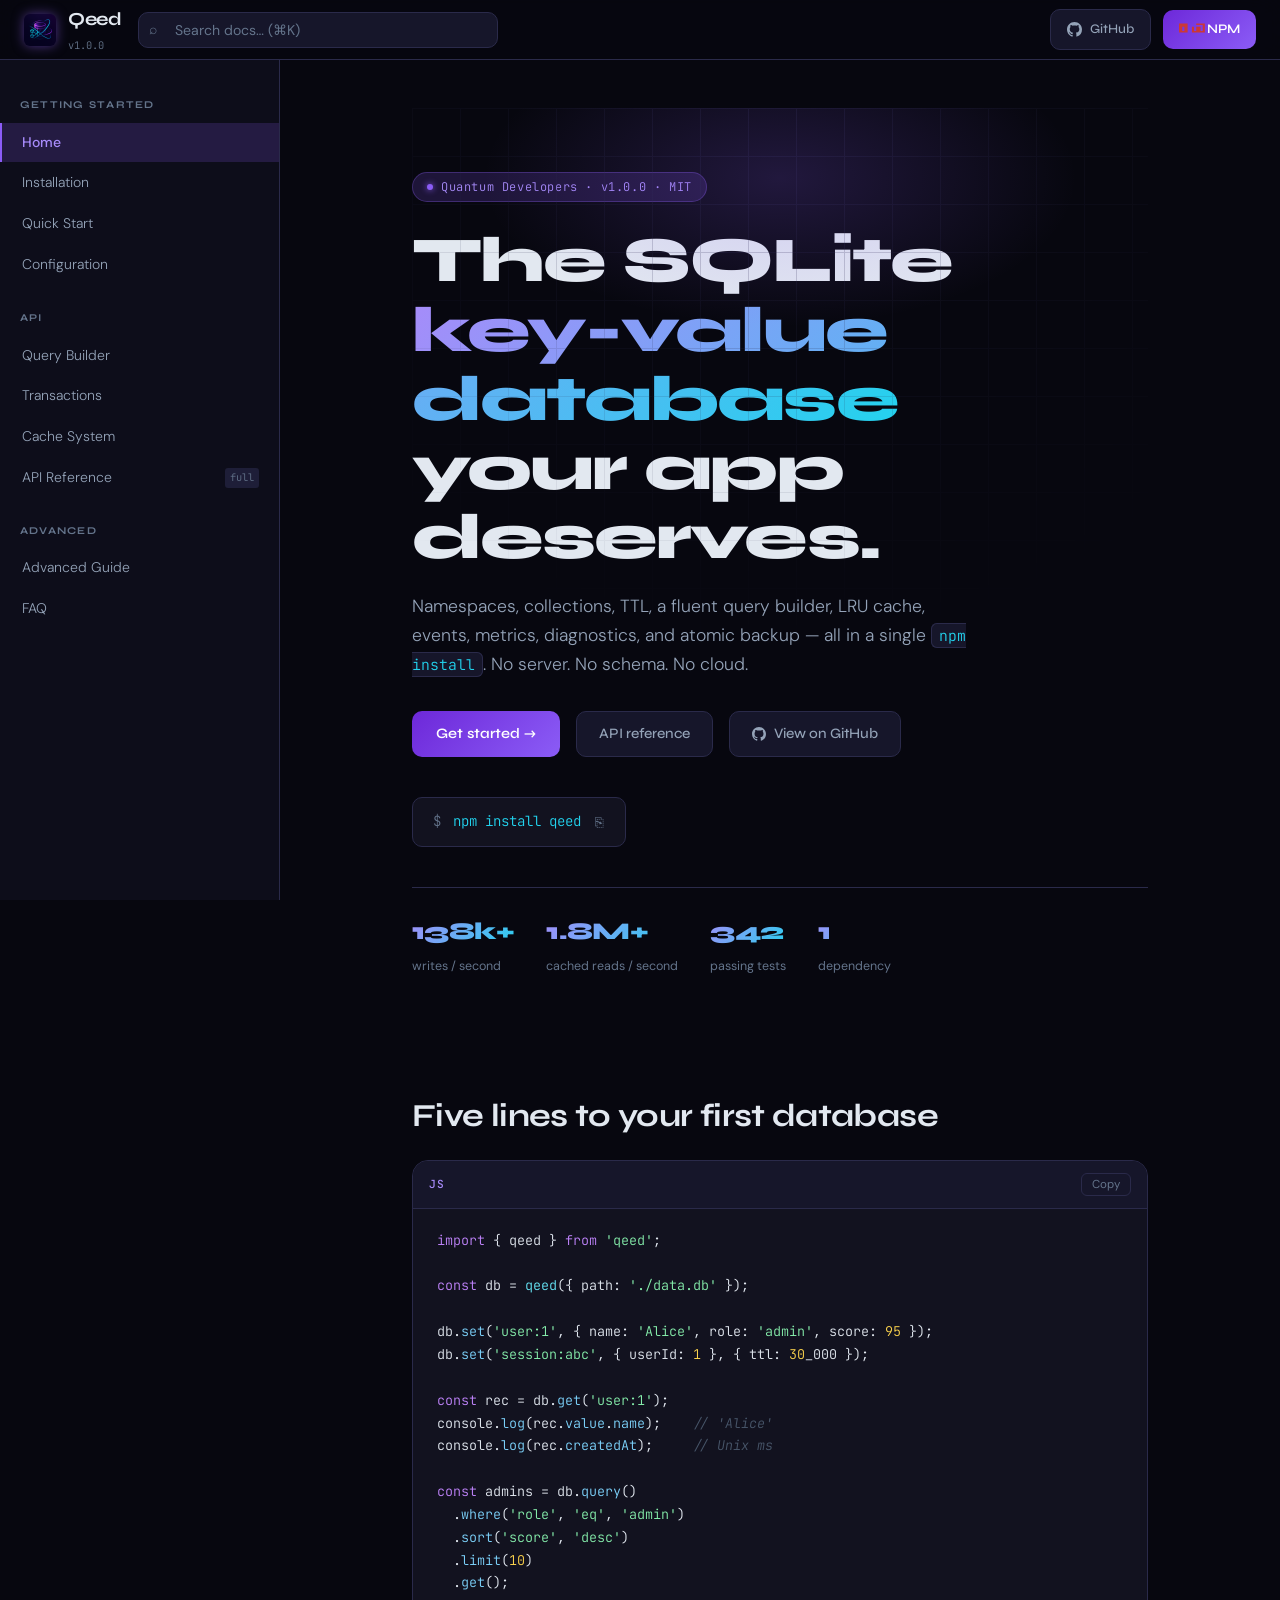
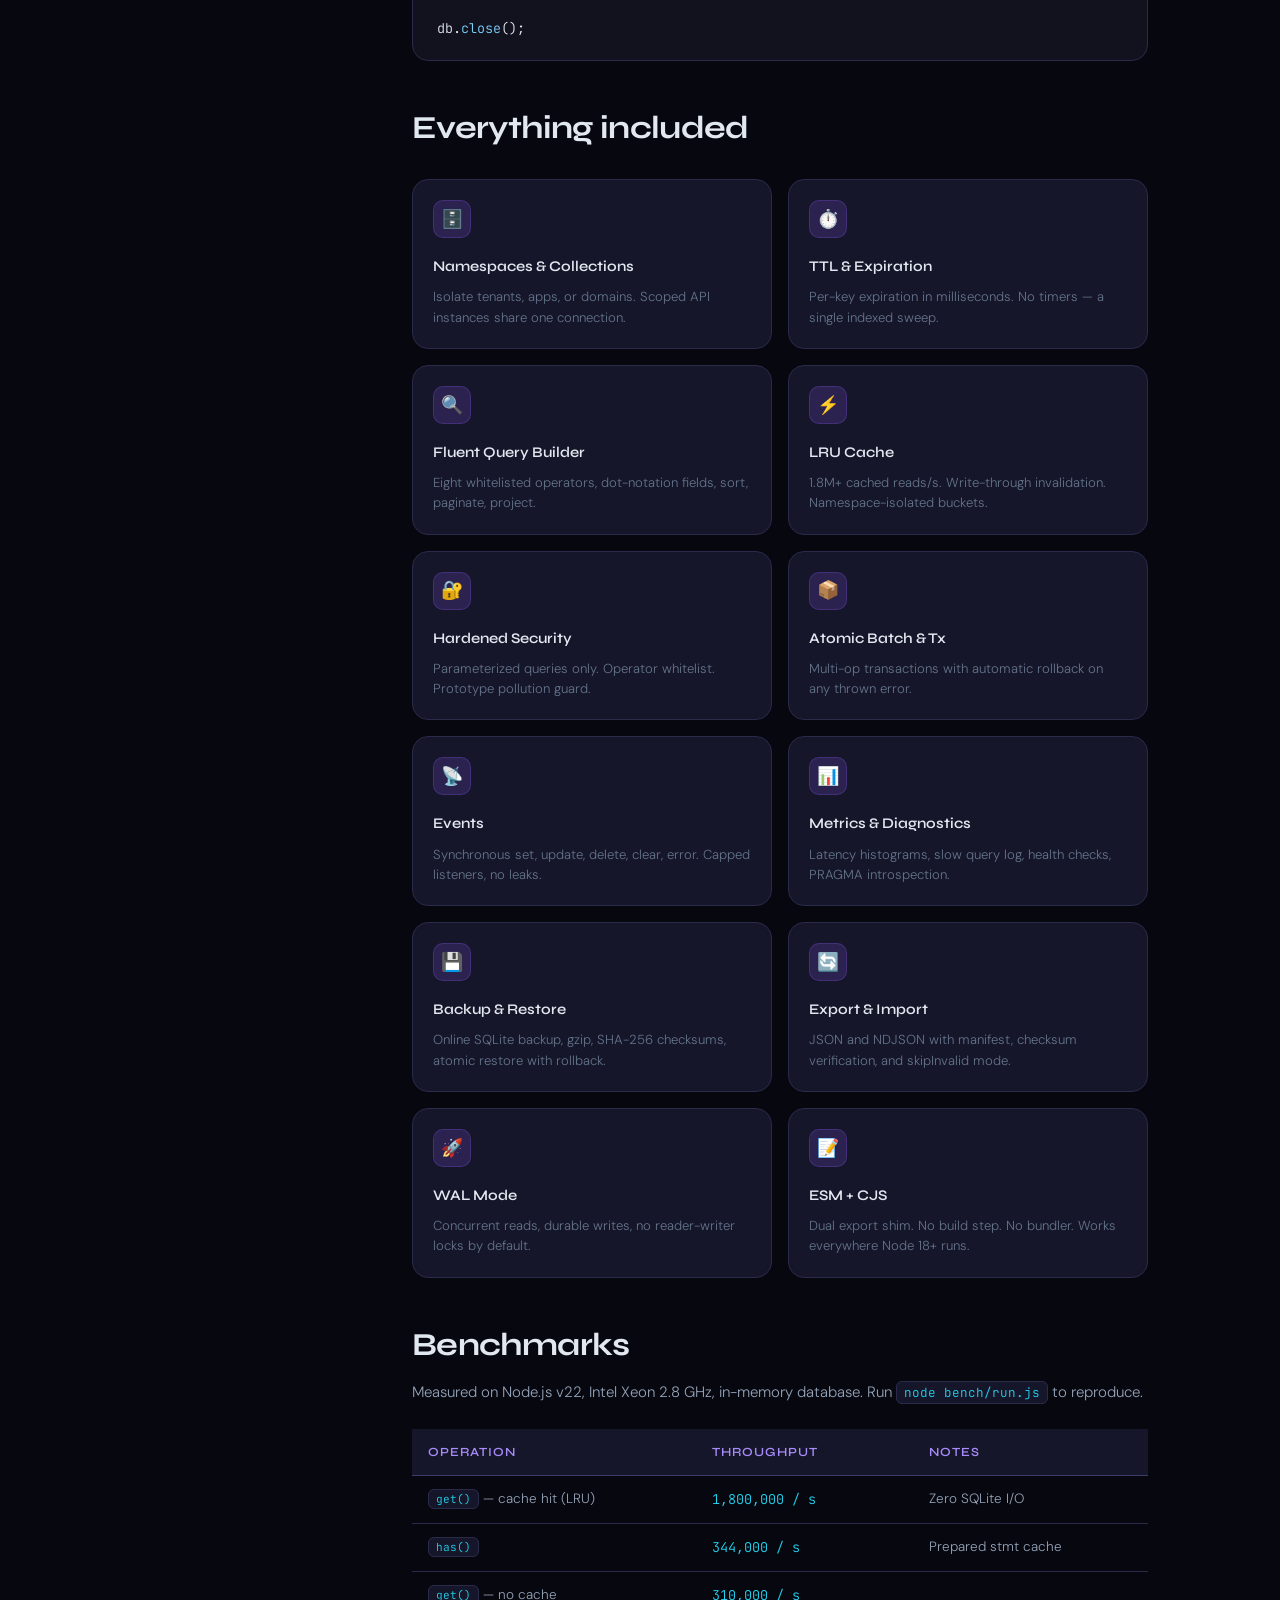
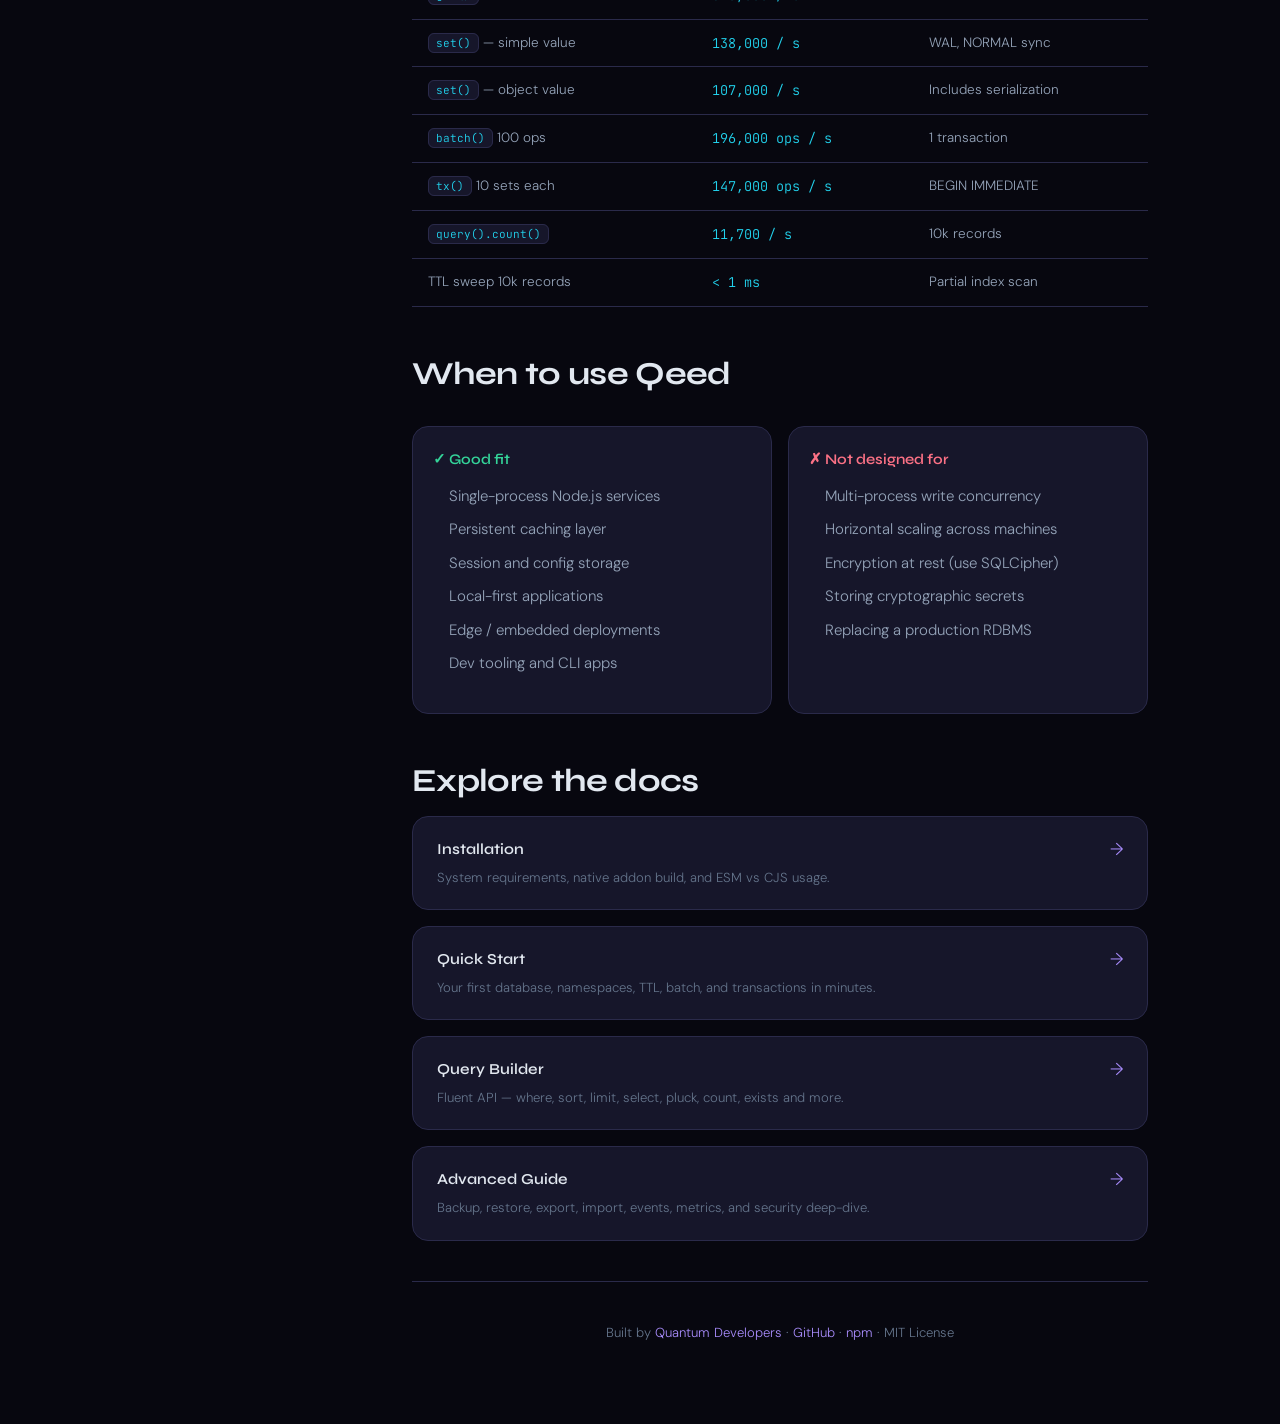
<file: index.html>
<!DOCTYPE html>
<html lang="en">
<head>
  <meta charset="UTF-8" />
  <meta name="viewport" content="width=device-width, initial-scale=1.0" />
  <meta name="description" content="Qeed — production-grade SQLite key-value database for Node.js. Namespaces, TTL, query builder, cache, events, backup. By Quantum Developers." />
  <title>Qeed — SQLite Key-Value Database for Node.js</title>
  <link rel="icon" type="image/svg+xml" href="favicon.svg" />
  <link rel="stylesheet" href="css/tokens.css" />
  <link rel="stylesheet" href="css/base.css" />
  <link rel="stylesheet" href="css/layout.css" />
  <link rel="stylesheet" href="css/components.css" />
</head>
<body>
  <div class="progress-bar"></div>

  <header class="header">
    <button class="header-menu-btn" aria-label="Open menu">☰</button>
    <a class="header-logo" href="index.html">
      <img class="header-logo-img" src="logo.png" alt="Qeed" />
      <div>
        <div class="header-logo-name">Qeed</div>
        <div class="header-logo-version">v1.0.0</div>
      </div>
    </a>
    <div class="header-search-wrap">
      <span class="header-search-icon">⌕</span>
      <input class="header-search" type="search" placeholder="Search docs… (⌘K)" autocomplete="off" spellcheck="false" />
      <div class="search-results"></div>
    </div>
    <nav class="header-actions">
      <a class="header-github" href="https://github.com/mr-na3san/qeed" target="_blank" rel="noopener">
        <svg width="15" height="15" viewBox="0 0 16 16" fill="currentColor"><path d="M8 0C3.58 0 0 3.58 0 8c0 3.54 2.29 6.53 5.47 7.59.4.07.55-.17.55-.38 0-.19-.01-.82-.01-1.49-2.01.37-2.53-.49-2.69-.94-.09-.23-.48-.94-.82-1.13-.28-.15-.68-.52-.01-.53.63-.01 1.08.58 1.23.82.72 1.21 1.87.87 2.33.66.07-.52.28-.87.51-1.07-1.78-.2-3.64-.89-3.64-3.95 0-.87.31-1.59.82-2.15-.08-.2-.36-1.02.08-2.12 0 0 .67-.21 2.2.82.64-.18 1.32-.27 2-.27.68 0 1.36.09 2 .27 1.53-1.04 2.2-.82 2.2-.82.44 1.1.16 1.92.08 2.12.51.56.82 1.27.82 2.15 0 3.07-1.87 3.75-3.65 3.95.29.25.54.73.54 1.48 0 1.07-.01 1.93-.01 2.2 0 .21.15.46.55.38A8.013 8.013 0 0016 8c0-4.42-3.58-8-8-8z"/></svg>
        GitHub
      </a>
      <a class="header-npm" href="https://npmjs.com/package/qeed" target="_blank" rel="noopener"><svg width="28" height="10" viewBox="0 0 780 250" fill="#cb3837" xmlns="http://www.w3.org/2000/svg"><path d="M240 250V0H0v250h240zm-150-40V90h60v120h-60zM300 0v250h240V90h-60v120h-60V90h-60v160H300zm420 0H480v250h240V0zm-60 210h-60V90h-60v120h-60V40h180v170z"/></svg>NPM</a>
    </nav>
  </header>

  <div class="shell">
    <nav class="sidebar">
      <div class="sidebar-section">
        <div class="sidebar-label">Getting Started</div>
        <a class="sidebar-link active" href="index.html">Home</a>
        <a class="sidebar-link" href="pages/installation.html">Installation</a>
        <a class="sidebar-link" href="pages/quickstart.html">Quick Start</a>
        <a class="sidebar-link" href="pages/configuration.html">Configuration</a>
      </div>
      <div class="sidebar-section">
        <div class="sidebar-label">API</div>
        <a class="sidebar-link" href="pages/query.html">Query Builder</a>
        <a class="sidebar-link" href="pages/transactions.html">Transactions</a>
        <a class="sidebar-link" href="pages/cache.html">Cache System</a>
        <a class="sidebar-link" href="pages/api.html">API Reference <span class="sidebar-badge">full</span></a>
      </div>
      <div class="sidebar-section">
        <div class="sidebar-label">Advanced</div>
        <a class="sidebar-link" href="pages/advanced.html">Advanced Guide</a>
        <a class="sidebar-link" href="pages/faq.html">FAQ</a>
      </div>
    </nav>
    <div class="sidebar-overlay"></div>

    <main class="main">
      <div class="content">

        <!-- Hero -->
        <section class="hero">
          <div class="hero-grid"></div>
          <div class="hero-glow"></div>
          <div class="hero-eyebrow">Quantum Developers · v1.0.0 · MIT</div>
          <h1 class="hero-title">
            The SQLite<br>
            <span class="grad">key-value database</span><br>
            your app deserves.
          </h1>
          <p class="hero-sub">
            Namespaces, collections, TTL, a fluent query builder, LRU cache, events,
            metrics, diagnostics, and atomic backup — all in a single
            <code>npm install</code>. No server. No schema. No cloud.
          </p>
          <div class="hero-actions">
            <a class="btn-primary" href="pages/quickstart.html">Get started →</a>
            <a class="btn-secondary" href="pages/api.html">API reference</a>
            <a class="btn-secondary" href="https://github.com/mr-na3san/qeed" target="_blank" rel="noopener">
              <svg width="14" height="14" viewBox="0 0 16 16" fill="currentColor" style="flex-shrink:0"><path d="M8 0C3.58 0 0 3.58 0 8c0 3.54 2.29 6.53 5.47 7.59.4.07.55-.17.55-.38 0-.19-.01-.82-.01-1.49-2.01.37-2.53-.49-2.69-.94-.09-.23-.48-.94-.82-1.13-.28-.15-.68-.52-.01-.53.63-.01 1.08.58 1.23.82.72 1.21 1.87.87 2.33.66.07-.52.28-.87.51-1.07-1.78-.2-3.64-.89-3.64-3.95 0-.87.31-1.59.82-2.15-.08-.2-.36-1.02.08-2.12 0 0 .67-.21 2.2.82.64-.18 1.32-.27 2-.27.68 0 1.36.09 2 .27 1.53-1.04 2.2-.82 2.2-.82.44 1.1.16 1.92.08 2.12.51.56.82 1.27.82 2.15 0 3.07-1.87 3.75-3.65 3.95.29.25.54.73.54 1.48 0 1.07-.01 1.93-.01 2.2 0 .21.15.46.55.38A8.013 8.013 0 0016 8c0-4.42-3.58-8-8-8z"/></svg>
              View on GitHub
            </a>
          </div>

          <div class="install-strip">
            <span class="prompt">$</span>
            <span class="cmd">npm install qeed</span>
            <button class="install-copy" title="Copy">⎘</button>
          </div>

          <div class="stats-row" style="margin-top:var(--sp-10)">
            <div class="stat-item"><span class="stat-value">138k+</span><span class="stat-label">writes / second</span></div>
            <div class="stat-item"><span class="stat-value">1.8M+</span><span class="stat-label">cached reads / second</span></div>
            <div class="stat-item"><span class="stat-value">342</span><span class="stat-label">passing tests</span></div>
            <div class="stat-item"><span class="stat-value">1</span><span class="stat-label">dependency</span></div>
          </div>
        </section>

        <!-- Quick example -->
        <h2 id="example">Five lines to your first database</h2>
        <div class="code-block">
          <div class="code-header">
            <span class="code-lang">js</span>
            <button class="copy-btn">Copy</button>
          </div>
          <pre><code data-lang="js">import { qeed } from 'qeed';

const db = qeed({ path: './data.db' });

db.set('user:1', { name: 'Alice', role: 'admin', score: 95 });
db.set('session:abc', { userId: 1 }, { ttl: 30_000 });

const rec = db.get('user:1');
console.log(rec.value.name);    // 'Alice'
console.log(rec.createdAt);     // Unix ms

const admins = db.query()
  .where('role', 'eq', 'admin')
  .sort('score', 'desc')
  .limit(10)
  .get();

db.close();</code></pre>
        </div>

        <!-- Features -->
        <h2 id="features">Everything included</h2>
        <div class="feature-grid">
          <div class="feature-card">
            <div class="feature-icon">🗄️</div>
            <div class="feature-name">Namespaces &amp; Collections</div>
            <div class="feature-desc">Isolate tenants, apps, or domains. Scoped API instances share one connection.</div>
          </div>
          <div class="feature-card">
            <div class="feature-icon">⏱️</div>
            <div class="feature-name">TTL &amp; Expiration</div>
            <div class="feature-desc">Per-key expiration in milliseconds. No timers — a single indexed sweep.</div>
          </div>
          <div class="feature-card">
            <div class="feature-icon">🔍</div>
            <div class="feature-name">Fluent Query Builder</div>
            <div class="feature-desc">Eight whitelisted operators, dot-notation fields, sort, paginate, project.</div>
          </div>
          <div class="feature-card">
            <div class="feature-icon">⚡</div>
            <div class="feature-name">LRU Cache</div>
            <div class="feature-desc">1.8M+ cached reads/s. Write-through invalidation. Namespace-isolated buckets.</div>
          </div>
          <div class="feature-card">
            <div class="feature-icon">🔐</div>
            <div class="feature-name">Hardened Security</div>
            <div class="feature-desc">Parameterized queries only. Operator whitelist. Prototype pollution guard.</div>
          </div>
          <div class="feature-card">
            <div class="feature-icon">📦</div>
            <div class="feature-name">Atomic Batch &amp; Tx</div>
            <div class="feature-desc">Multi-op transactions with automatic rollback on any thrown error.</div>
          </div>
          <div class="feature-card">
            <div class="feature-icon">📡</div>
            <div class="feature-name">Events</div>
            <div class="feature-desc">Synchronous set, update, delete, clear, error. Capped listeners, no leaks.</div>
          </div>
          <div class="feature-card">
            <div class="feature-icon">📊</div>
            <div class="feature-name">Metrics &amp; Diagnostics</div>
            <div class="feature-desc">Latency histograms, slow query log, health checks, PRAGMA introspection.</div>
          </div>
          <div class="feature-card">
            <div class="feature-icon">💾</div>
            <div class="feature-name">Backup &amp; Restore</div>
            <div class="feature-desc">Online SQLite backup, gzip, SHA-256 checksums, atomic restore with rollback.</div>
          </div>
          <div class="feature-card">
            <div class="feature-icon">🔄</div>
            <div class="feature-name">Export &amp; Import</div>
            <div class="feature-desc">JSON and NDJSON with manifest, checksum verification, and skipInvalid mode.</div>
          </div>
          <div class="feature-card">
            <div class="feature-icon">🚀</div>
            <div class="feature-name">WAL Mode</div>
            <div class="feature-desc">Concurrent reads, durable writes, no reader-writer locks by default.</div>
          </div>
          <div class="feature-card">
            <div class="feature-icon">📝</div>
            <div class="feature-name">ESM + CJS</div>
            <div class="feature-desc">Dual export shim. No build step. No bundler. Works everywhere Node 18+ runs.</div>
          </div>
        </div>

        <!-- Benchmarks -->
        <h2 id="benchmarks">Benchmarks</h2>
        <p>Measured on Node.js v22, Intel Xeon 2.8 GHz, in-memory database. Run <code>node bench/run.js</code> to reproduce.</p>

        <table>
          <thead>
            <tr><th>Operation</th><th>Throughput</th><th>Notes</th></tr>
          </thead>
          <tbody>
            <tr class="bench-row highlight"><td><code>get()</code> — cache hit (LRU)</td><td style="font-family:var(--font-mono);color:var(--col-cyan)">1,800,000 / s</td><td>Zero SQLite I/O</td></tr>
            <tr class="bench-row"><td><code>has()</code></td><td style="font-family:var(--font-mono);color:var(--col-cyan)">344,000 / s</td><td>Prepared stmt cache</td></tr>
            <tr class="bench-row"><td><code>get()</code> — no cache</td><td style="font-family:var(--font-mono);color:var(--col-cyan)">310,000 / s</td><td></td></tr>
            <tr class="bench-row"><td><code>set()</code> — simple value</td><td style="font-family:var(--font-mono);color:var(--col-cyan)">138,000 / s</td><td>WAL, NORMAL sync</td></tr>
            <tr class="bench-row"><td><code>set()</code> — object value</td><td style="font-family:var(--font-mono);color:var(--col-cyan)">107,000 / s</td><td>Includes serialization</td></tr>
            <tr class="bench-row"><td><code>batch()</code> 100 ops</td><td style="font-family:var(--font-mono);color:var(--col-cyan)">196,000 ops / s</td><td>1 transaction</td></tr>
            <tr class="bench-row"><td><code>tx()</code> 10 sets each</td><td style="font-family:var(--font-mono);color:var(--col-cyan)">147,000 ops / s</td><td>BEGIN IMMEDIATE</td></tr>
            <tr class="bench-row"><td><code>query().count()</code></td><td style="font-family:var(--font-mono);color:var(--col-cyan)">11,700 / s</td><td>10k records</td></tr>
            <tr class="bench-row"><td>TTL sweep 10k records</td><td style="font-family:var(--font-mono);color:var(--col-cyan)">&lt; 1 ms</td><td>Partial index scan</td></tr>
          </tbody>
        </table>

        <!-- What Qeed is not -->
        <h2 id="tradeoffs">When to use Qeed</h2>
        <div class="feature-grid" style="grid-template-columns:1fr 1fr;gap:var(--sp-4)">
          <div class="feature-card">
            <div class="feature-name" style="color:var(--col-emerald);margin-bottom:var(--sp-3)">✓ Good fit</div>
            <ul style="padding-left:var(--sp-4);list-style:none">
              <li style="margin-bottom:var(--sp-2);color:var(--col-text-2)">Single-process Node.js services</li>
              <li style="margin-bottom:var(--sp-2);color:var(--col-text-2)">Persistent caching layer</li>
              <li style="margin-bottom:var(--sp-2);color:var(--col-text-2)">Session and config storage</li>
              <li style="margin-bottom:var(--sp-2);color:var(--col-text-2)">Local-first applications</li>
              <li style="margin-bottom:var(--sp-2);color:var(--col-text-2)">Edge / embedded deployments</li>
              <li style="color:var(--col-text-2)">Dev tooling and CLI apps</li>
            </ul>
          </div>
          <div class="feature-card">
            <div class="feature-name" style="color:var(--col-rose);margin-bottom:var(--sp-3)">✗ Not designed for</div>
            <ul style="padding-left:var(--sp-4);list-style:none">
              <li style="margin-bottom:var(--sp-2);color:var(--col-text-2)">Multi-process write concurrency</li>
              <li style="margin-bottom:var(--sp-2);color:var(--col-text-2)">Horizontal scaling across machines</li>
              <li style="margin-bottom:var(--sp-2);color:var(--col-text-2)">Encryption at rest (use SQLCipher)</li>
              <li style="margin-bottom:var(--sp-2);color:var(--col-text-2)">Storing cryptographic secrets</li>
              <li style="color:var(--col-text-2)">Replacing a production RDBMS</li>
            </ul>
          </div>
        </div>

        <!-- Explore docs -->
        <h2 id="explore">Explore the docs</h2>
        <a class="doc-card" href="pages/installation.html">
          <span class="doc-card-arrow">→</span>
          <div class="doc-card-title">Installation</div>
          <div class="doc-card-desc">System requirements, native addon build, and ESM vs CJS usage.</div>
        </a>
        <a class="doc-card" href="pages/quickstart.html">
          <span class="doc-card-arrow">→</span>
          <div class="doc-card-title">Quick Start</div>
          <div class="doc-card-desc">Your first database, namespaces, TTL, batch, and transactions in minutes.</div>
        </a>
        <a class="doc-card" href="pages/query.html">
          <span class="doc-card-arrow">→</span>
          <div class="doc-card-title">Query Builder</div>
          <div class="doc-card-desc">Fluent API — where, sort, limit, select, pluck, count, exists and more.</div>
        </a>
        <a class="doc-card" href="pages/advanced.html">
          <span class="doc-card-arrow">→</span>
          <div class="doc-card-title">Advanced Guide</div>
          <div class="doc-card-desc">Backup, restore, export, import, events, metrics, and security deep-dive.</div>
        </a>

        <hr />
        <p style="text-align:center;font-size:0.82rem;color:var(--col-text-3)">
          Built by <a href="https://github.com/mr-na3san" target="_blank" rel="noopener">Quantum Developers</a> ·
          <a href="https://github.com/mr-na3san/qeed" target="_blank" rel="noopener">GitHub</a> ·
          <a href="https://npmjs.com/package/qeed" target="_blank" rel="noopener">npm</a> ·
          MIT License
        </p>
      </div>
    </main>
  </div>

  <script src="js/shell.js"></script>
  <script src="js/app.js"></script>
</body>
</html>
</file>
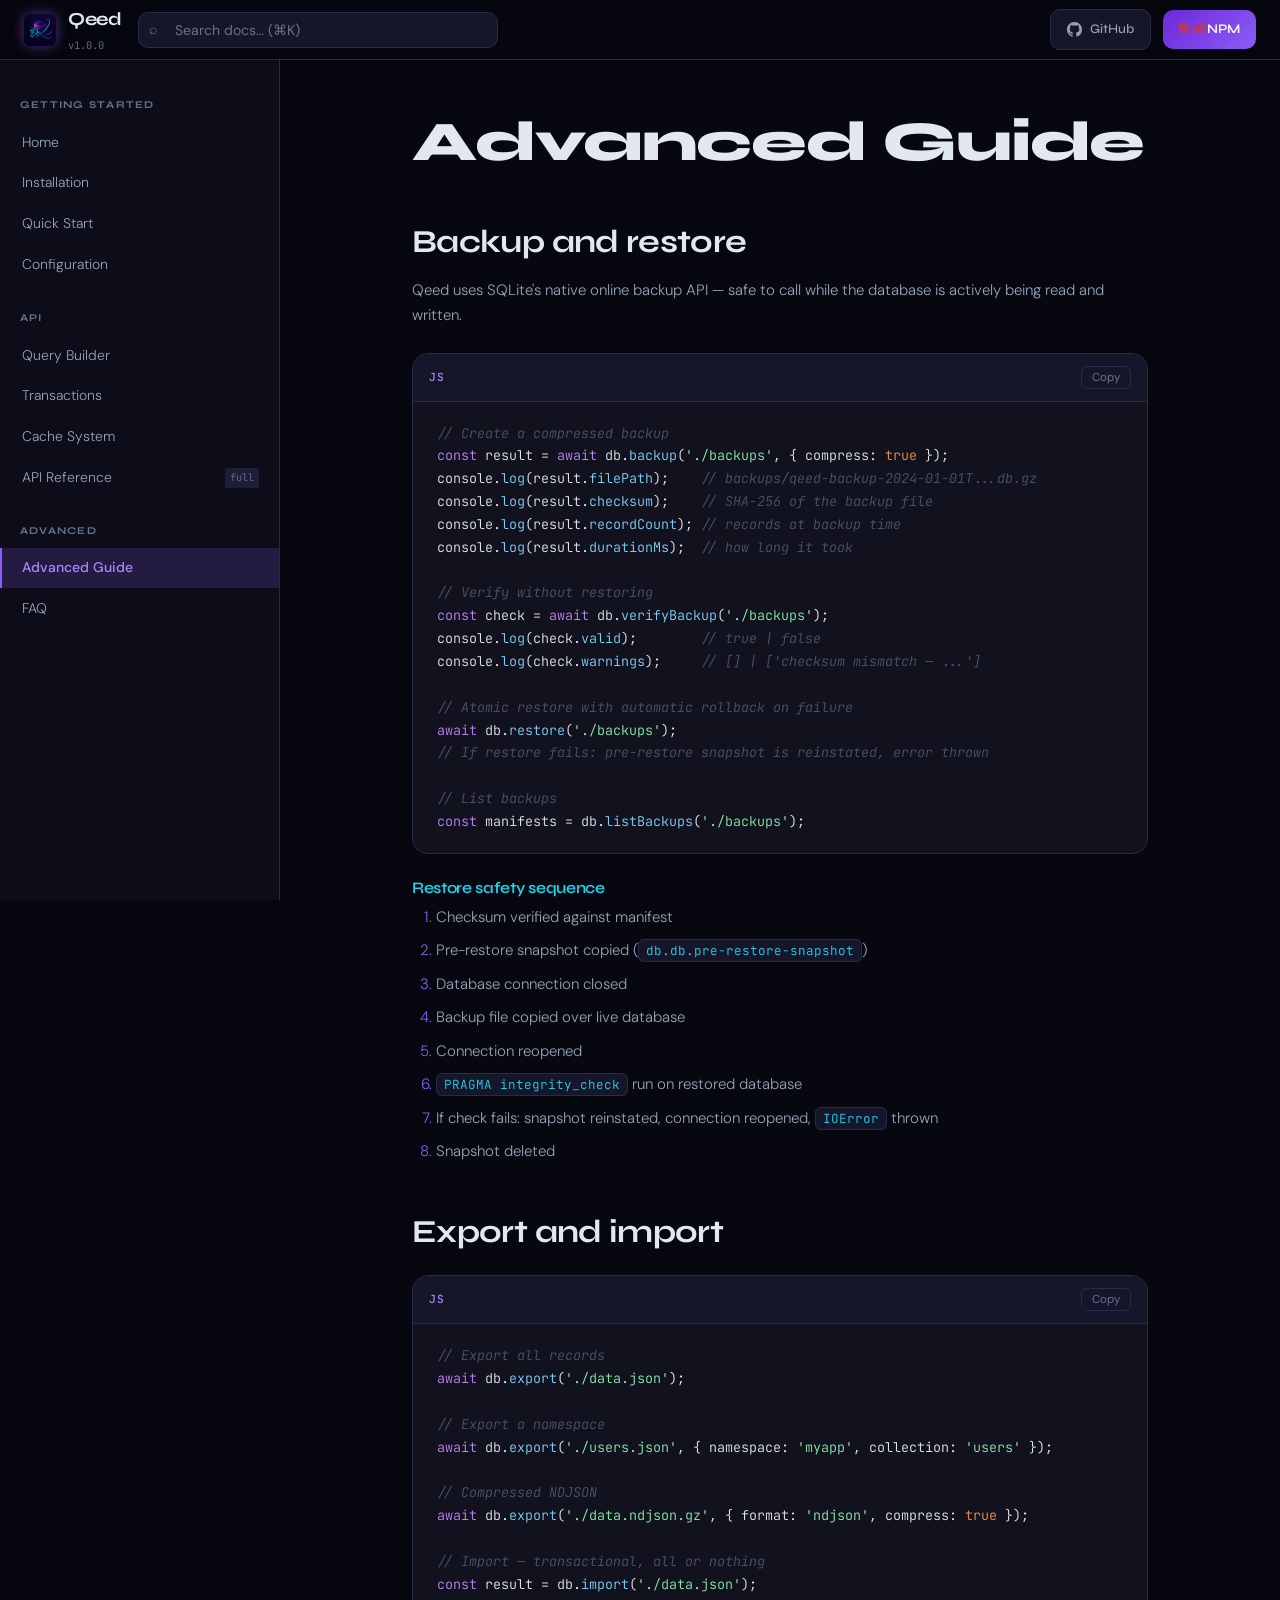
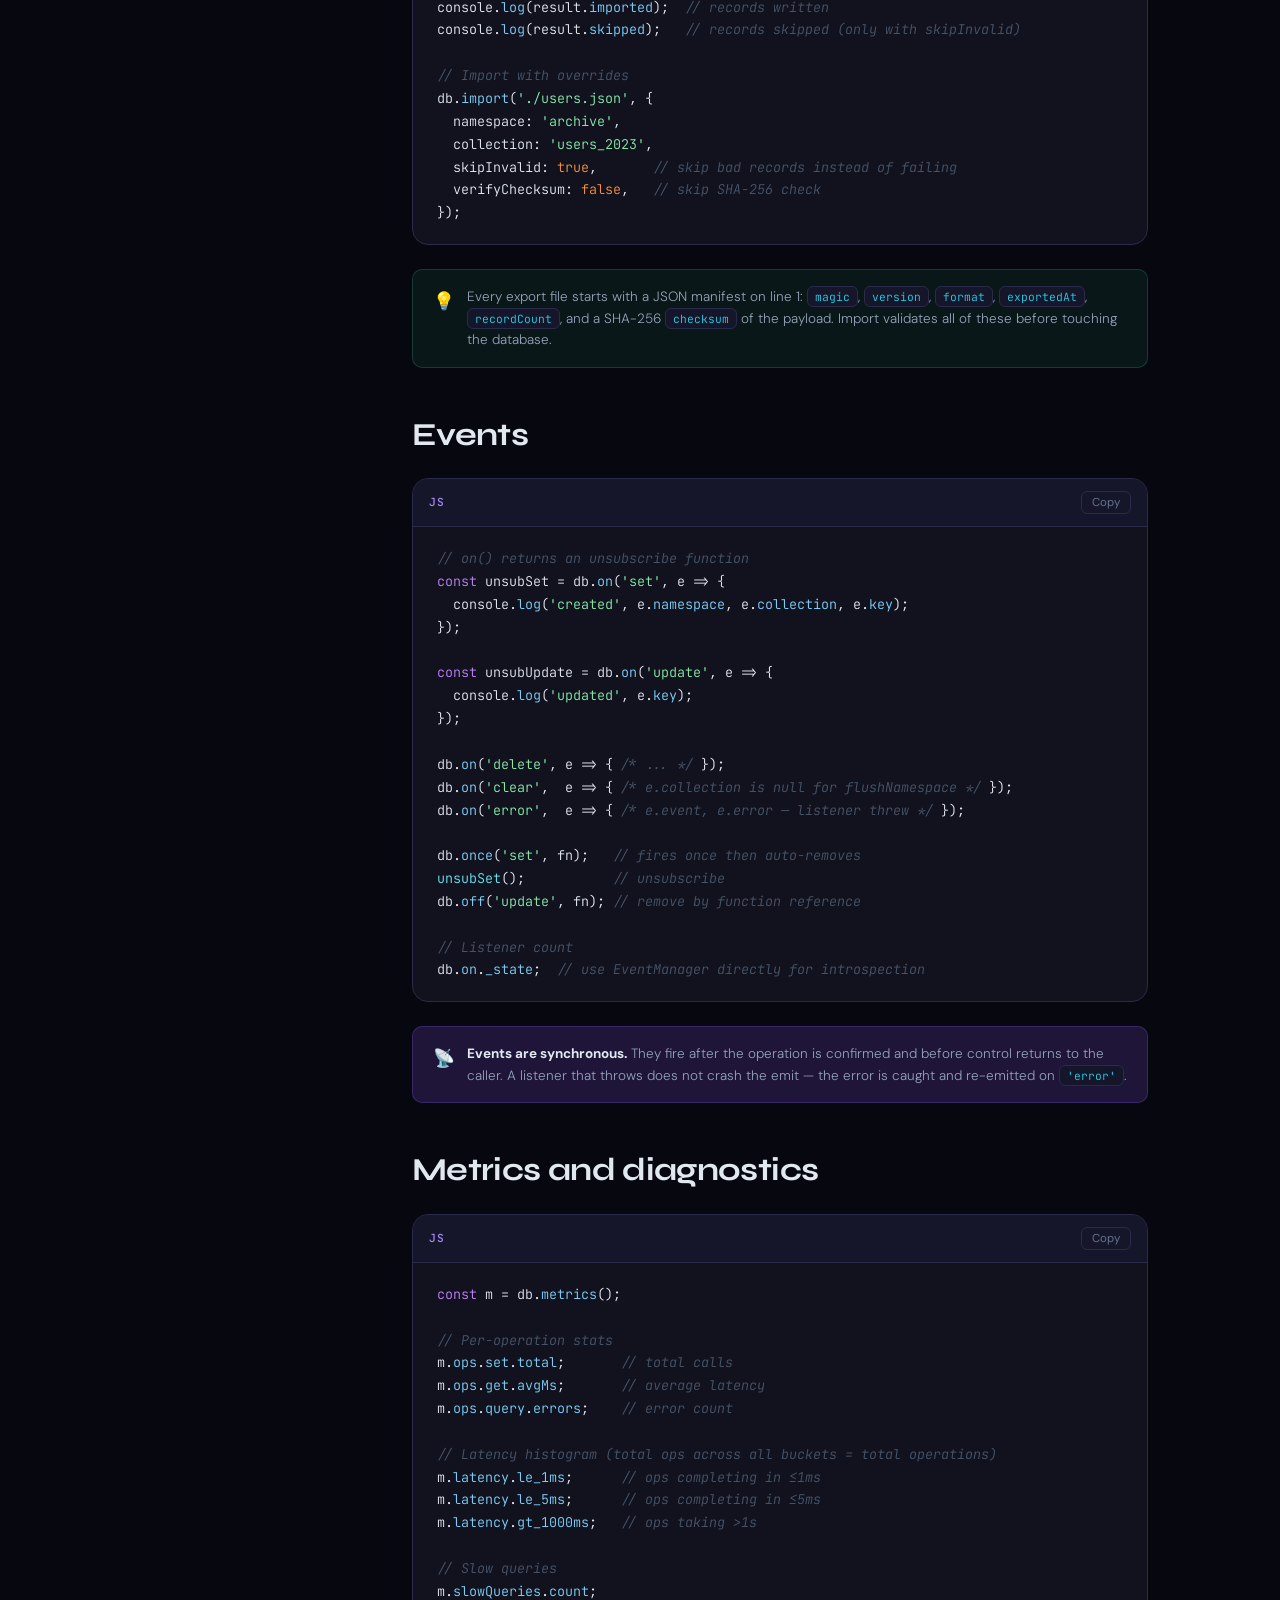
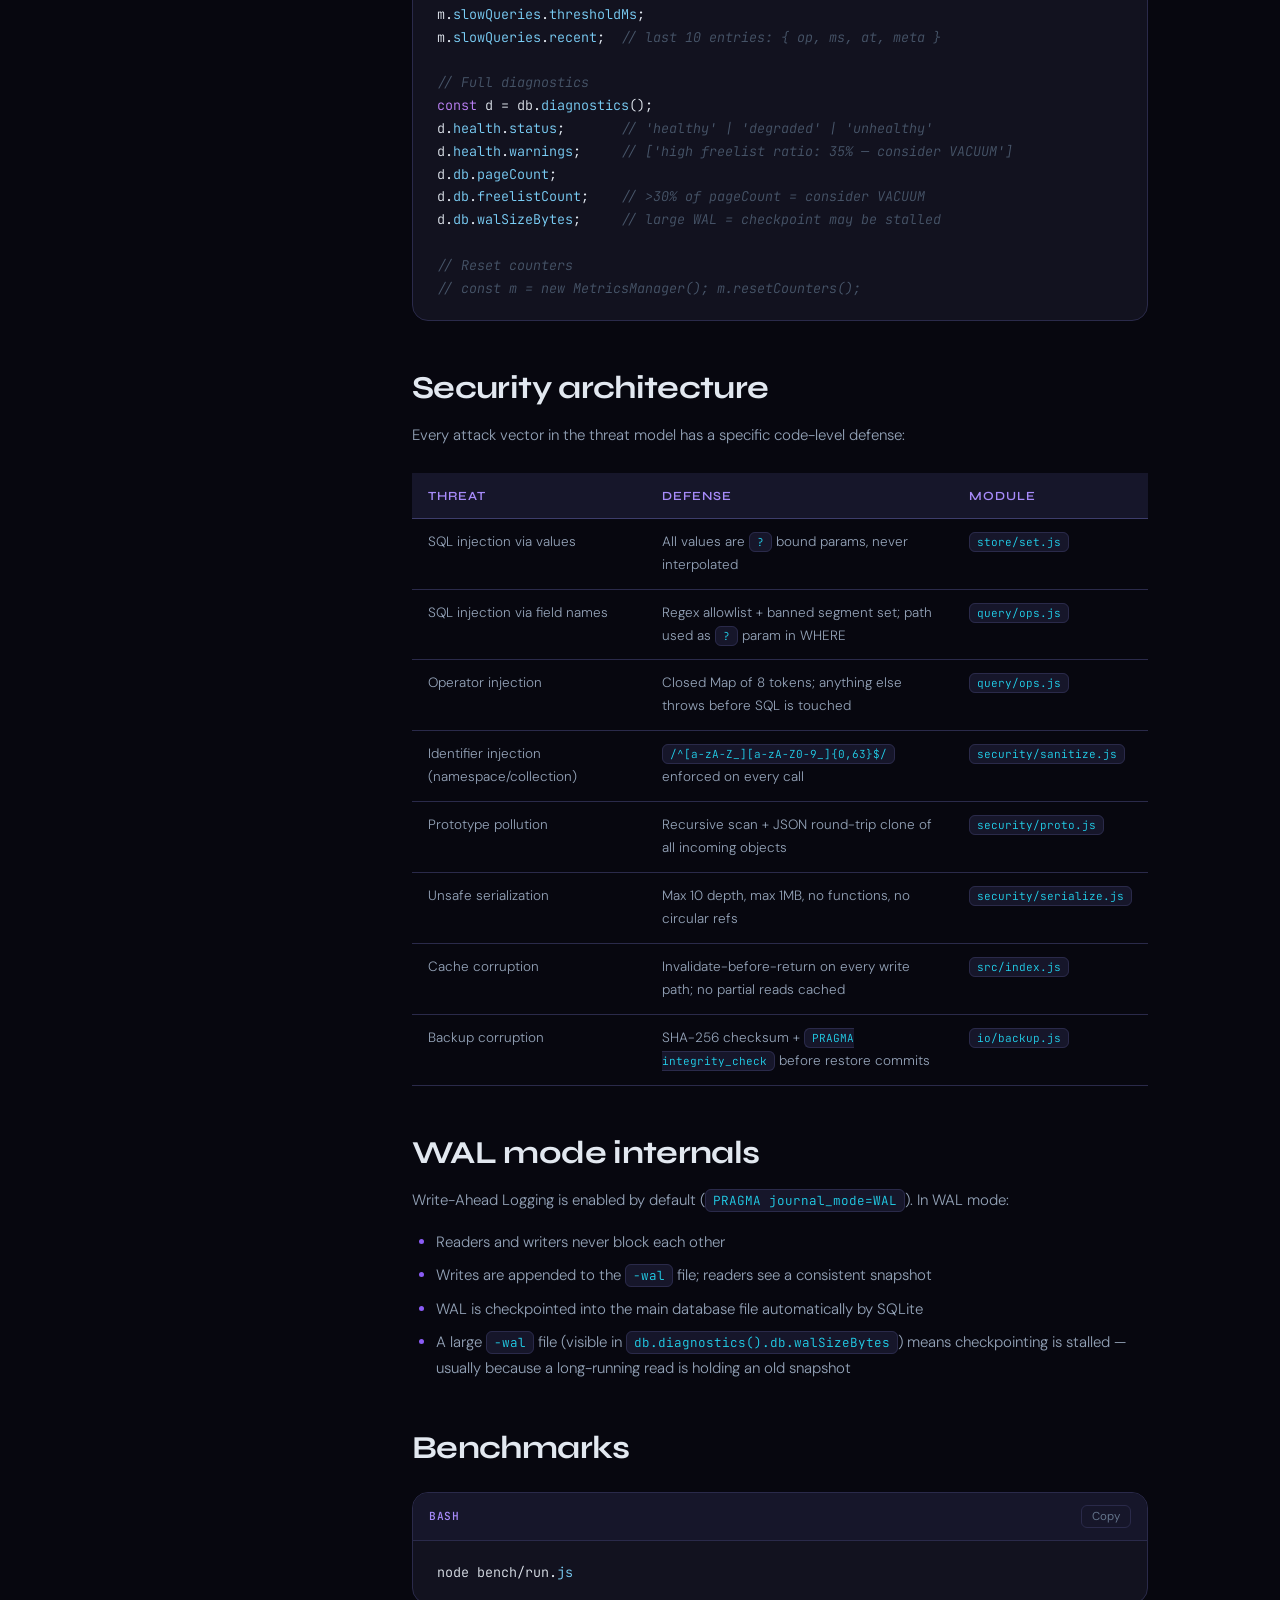
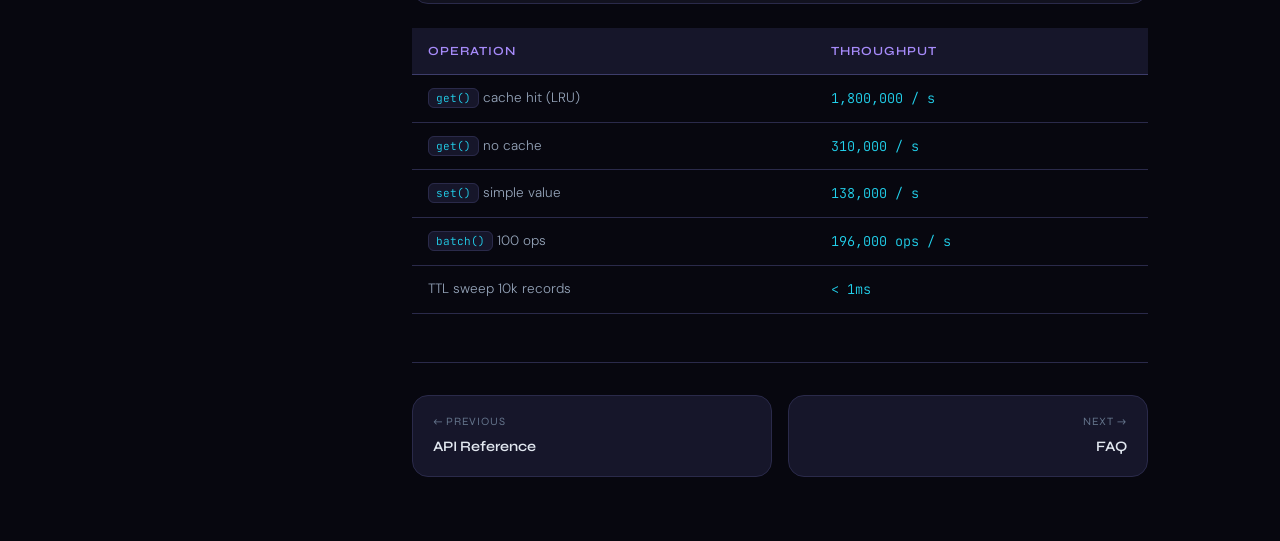
<file: pages/advanced.html>
<!DOCTYPE html>
<html lang="en">
<head>
  <meta charset="UTF-8"/><meta name="viewport" content="width=device-width,initial-scale=1.0"/>
  <title>Advanced Guide — Qeed Docs</title>
  <link rel="icon" type="image/svg+xml" href="../favicon.svg"/>
  <link rel="stylesheet" href="../css/tokens.css"/>
  <link rel="stylesheet" href="../css/base.css"/>
  <link rel="stylesheet" href="../css/layout.css"/>
  <link rel="stylesheet" href="../css/components.css"/>
</head>
<body>

  <div class="progress-bar"></div>
  <header class="header">
    <button class="header-menu-btn">☰</button>
    <a class="header-logo" href="../index.html"><img class="header-logo-img" src="../logo.png" alt="Qeed" /><div><div class="header-logo-name">Qeed</div><div class="header-logo-version">v1.0.0</div></div></a>
    <div class="header-search-wrap"><span class="header-search-icon">⌕</span><input class="header-search" type="search" placeholder="Search docs… (⌘K)" autocomplete="off" /><div class="search-results"></div></div>
    <nav class="header-actions">
      <a class="header-github" href="https://github.com/mr-na3san/qeed" target="_blank" rel="noopener"><svg width="15" height="15" viewBox="0 0 16 16" fill="currentColor"><path d="M8 0C3.58 0 0 3.58 0 8c0 3.54 2.29 6.53 5.47 7.59.4.07.55-.17.55-.38 0-.19-.01-.82-.01-1.49-2.01.37-2.53-.49-2.69-.94-.09-.23-.48-.94-.82-1.13-.28-.15-.68-.52-.01-.53.63-.01 1.08.58 1.23.82.72 1.21 1.87.87 2.33.66.07-.52.28-.87.51-1.07-1.78-.2-3.64-.89-3.64-3.95 0-.87.31-1.59.82-2.15-.08-.2-.36-1.02.08-2.12 0 0 .67-.21 2.2.82.64-.18 1.32-.27 2-.27.68 0 1.36.09 2 .27 1.53-1.04 2.2-.82 2.2-.82.44 1.1.16 1.92.08 2.12.51.56.82 1.27.82 2.15 0 3.07-1.87 3.75-3.65 3.95.29.25.54.73.54 1.48 0 1.07-.01 1.93-.01 2.2 0 .21.15.46.55.38A8.013 8.013 0 0016 8c0-4.42-3.58-8-8-8z"/></svg>GitHub</a>
      <a class="header-npm" href="https://npmjs.com/package/qeed" target="_blank" rel="noopener"><svg width="28" height="10" viewBox="0 0 780 250" fill="#cb3837" xmlns="http://www.w3.org/2000/svg"><path d="M240 250V0H0v250h240zm-150-40V90h60v120h-60zM300 0v250h240V90h-60v120h-60V90h-60v160H300zm420 0H480v250h240V0zm-60 210h-60V90h-60v120h-60V40h180v170z"/></svg>NPM</a>
    </nav>
  </header>
<div class="shell">
  
  <nav class="sidebar">
    <div class="sidebar-section"><div class="sidebar-label">Getting Started</div>
      <a class="sidebar-link" href="../index.html">Home</a>
      <a class="sidebar-link" href="installation.html">Installation</a>
      <a class="sidebar-link" href="quickstart.html">Quick Start</a>
      <a class="sidebar-link" href="configuration.html">Configuration</a>
    </div>
    <div class="sidebar-section"><div class="sidebar-label">API</div>
      <a class="sidebar-link" href="query.html">Query Builder</a>
      <a class="sidebar-link" href="transactions.html">Transactions</a>
      <a class="sidebar-link" href="cache.html">Cache System</a>
      <a class="sidebar-link" href="api.html">API Reference <span class="sidebar-badge">full</span></a>
    </div>
    <div class="sidebar-section"><div class="sidebar-label">Advanced</div>
      <a class="sidebar-link active" href="advanced.html">Advanced Guide</a>
      <a class="sidebar-link" href="faq.html">FAQ</a>
    </div>
  </nav>
  <div class="sidebar-overlay"></div>
  <main class="main"><div class="content">

    <h1>Advanced Guide</h1>

    <h2 id="backup">Backup and restore</h2>
    <p>Qeed uses SQLite's native online backup API — safe to call while the database is actively being read and written.</p>
    <div class="code-block"><div class="code-header"><span class="code-lang">js</span><button class="copy-btn">Copy</button></div>
    <pre><code data-lang="js">// Create a compressed backup
const result = await db.backup('./backups', { compress: true });
console.log(result.filePath);    // backups/qeed-backup-2024-01-01T...db.gz
console.log(result.checksum);    // SHA-256 of the backup file
console.log(result.recordCount); // records at backup time
console.log(result.durationMs);  // how long it took

// Verify without restoring
const check = await db.verifyBackup('./backups');
console.log(check.valid);        // true | false
console.log(check.warnings);     // [] | ['checksum mismatch — ...']

// Atomic restore with automatic rollback on failure
await db.restore('./backups');
// If restore fails: pre-restore snapshot is reinstated, error thrown

// List backups
const manifests = db.listBackups('./backups');</code></pre></div>

    <h4>Restore safety sequence</h4>
    <ol>
      <li>Checksum verified against manifest</li>
      <li>Pre-restore snapshot copied (<code>db.db.pre-restore-snapshot</code>)</li>
      <li>Database connection closed</li>
      <li>Backup file copied over live database</li>
      <li>Connection reopened</li>
      <li><code>PRAGMA integrity_check</code> run on restored database</li>
      <li>If check fails: snapshot reinstated, connection reopened, <code>IOError</code> thrown</li>
      <li>Snapshot deleted</li>
    </ol>

    <h2 id="export">Export and import</h2>
    <div class="code-block"><div class="code-header"><span class="code-lang">js</span><button class="copy-btn">Copy</button></div>
    <pre><code data-lang="js">// Export all records
await db.export('./data.json');

// Export a namespace
await db.export('./users.json', { namespace: 'myapp', collection: 'users' });

// Compressed NDJSON
await db.export('./data.ndjson.gz', { format: 'ndjson', compress: true });

// Import — transactional, all or nothing
const result = db.import('./data.json');
console.log(result.imported);  // records written
console.log(result.skipped);   // records skipped (only with skipInvalid)

// Import with overrides
db.import('./users.json', {
  namespace: 'archive',
  collection: 'users_2023',
  skipInvalid: true,       // skip bad records instead of failing
  verifyChecksum: false,   // skip SHA-256 check
});</code></pre></div>

    <div class="notice tip"><span class="notice-icon">💡</span><div class="notice-body">Every export file starts with a JSON manifest on line 1: <code>magic</code>, <code>version</code>, <code>format</code>, <code>exportedAt</code>, <code>recordCount</code>, and a SHA-256 <code>checksum</code> of the payload. Import validates all of these before touching the database.</div></div>

    <h2 id="events">Events</h2>
    <div class="code-block"><div class="code-header"><span class="code-lang">js</span><button class="copy-btn">Copy</button></div>
    <pre><code data-lang="js">// on() returns an unsubscribe function
const unsubSet = db.on('set', e => {
  console.log('created', e.namespace, e.collection, e.key);
});

const unsubUpdate = db.on('update', e => {
  console.log('updated', e.key);
});

db.on('delete', e => { /* ... */ });
db.on('clear',  e => { /* e.collection is null for flushNamespace */ });
db.on('error',  e => { /* e.event, e.error — listener threw */ });

db.once('set', fn);   // fires once then auto-removes
unsubSet();           // unsubscribe
db.off('update', fn); // remove by function reference

// Listener count
db.on._state;  // use EventManager directly for introspection</code></pre></div>

    <div class="notice info"><span class="notice-icon">📡</span><div class="notice-body"><strong>Events are synchronous.</strong> They fire after the operation is confirmed and before control returns to the caller. A listener that throws does not crash the emit — the error is caught and re-emitted on <code>'error'</code>.</div></div>

    <h2 id="metrics">Metrics and diagnostics</h2>
    <div class="code-block"><div class="code-header"><span class="code-lang">js</span><button class="copy-btn">Copy</button></div>
    <pre><code data-lang="js">const m = db.metrics();

// Per-operation stats
m.ops.set.total;       // total calls
m.ops.get.avgMs;       // average latency
m.ops.query.errors;    // error count

// Latency histogram (total ops across all buckets = total operations)
m.latency.le_1ms;      // ops completing in ≤1ms
m.latency.le_5ms;      // ops completing in ≤5ms
m.latency.gt_1000ms;   // ops taking >1s

// Slow queries
m.slowQueries.count;
m.slowQueries.thresholdMs;
m.slowQueries.recent;  // last 10 entries: { op, ms, at, meta }

// Full diagnostics
const d = db.diagnostics();
d.health.status;       // 'healthy' | 'degraded' | 'unhealthy'
d.health.warnings;     // ['high freelist ratio: 35% — consider VACUUM']
d.db.pageCount;
d.db.freelistCount;    // >30% of pageCount = consider VACUUM
d.db.walSizeBytes;     // large WAL = checkpoint may be stalled

// Reset counters
// const m = new MetricsManager(); m.resetCounters();</code></pre></div>

    <h2 id="security">Security architecture</h2>
    <p>Every attack vector in the threat model has a specific code-level defense:</p>
    <table>
      <thead><tr><th>Threat</th><th>Defense</th><th>Module</th></tr></thead>
      <tbody>
        <tr><td>SQL injection via values</td><td>All values are <code>?</code> bound params, never interpolated</td><td><code>store/set.js</code></td></tr>
        <tr><td>SQL injection via field names</td><td>Regex allowlist + banned segment set; path used as <code>?</code> param in WHERE</td><td><code>query/ops.js</code></td></tr>
        <tr><td>Operator injection</td><td>Closed Map of 8 tokens; anything else throws before SQL is touched</td><td><code>query/ops.js</code></td></tr>
        <tr><td>Identifier injection (namespace/collection)</td><td><code>/^[a-zA-Z_][a-zA-Z0-9_]{0,63}$/</code> enforced on every call</td><td><code>security/sanitize.js</code></td></tr>
        <tr><td>Prototype pollution</td><td>Recursive scan + JSON round-trip clone of all incoming objects</td><td><code>security/proto.js</code></td></tr>
        <tr><td>Unsafe serialization</td><td>Max 10 depth, max 1MB, no functions, no circular refs</td><td><code>security/serialize.js</code></td></tr>
        <tr><td>Cache corruption</td><td>Invalidate-before-return on every write path; no partial reads cached</td><td><code>src/index.js</code></td></tr>
        <tr><td>Backup corruption</td><td>SHA-256 checksum + <code>PRAGMA integrity_check</code> before restore commits</td><td><code>io/backup.js</code></td></tr>
      </tbody>
    </table>

    <h2 id="wal">WAL mode internals</h2>
    <p>Write-Ahead Logging is enabled by default (<code>PRAGMA journal_mode=WAL</code>). In WAL mode:</p>
    <ul>
      <li>Readers and writers never block each other</li>
      <li>Writes are appended to the <code>-wal</code> file; readers see a consistent snapshot</li>
      <li>WAL is checkpointed into the main database file automatically by SQLite</li>
      <li>A large <code>-wal</code> file (visible in <code>db.diagnostics().db.walSizeBytes</code>) means checkpointing is stalled — usually because a long-running read is holding an old snapshot</li>
    </ul>

    <h2 id="benchmarks">Benchmarks</h2>
    <div class="code-block"><div class="code-header"><span class="code-lang">bash</span><button class="copy-btn">Copy</button></div>
    <pre><code data-lang="js">node bench/run.js</code></pre></div>
    <table>
      <thead><tr><th>Operation</th><th>Throughput</th></tr></thead>
      <tbody>
        <tr><td><code>get()</code> cache hit (LRU)</td><td style="font-family:var(--font-mono);color:var(--col-cyan)">1,800,000 / s</td></tr>
        <tr><td><code>get()</code> no cache</td><td style="font-family:var(--font-mono);color:var(--col-cyan)">310,000 / s</td></tr>
        <tr><td><code>set()</code> simple value</td><td style="font-family:var(--font-mono);color:var(--col-cyan)">138,000 / s</td></tr>
        <tr><td><code>batch()</code> 100 ops</td><td style="font-family:var(--font-mono);color:var(--col-cyan)">196,000 ops / s</td></tr>
        <tr><td>TTL sweep 10k records</td><td style="font-family:var(--font-mono);color:var(--col-cyan)">&lt; 1ms</td></tr>
      </tbody>
    </table>


    <nav class="page-nav">
      <a class="page-nav-item" href="api.html"><span class="page-nav-dir">← Previous</span><span class="page-nav-title">API Reference</span></a>
      <a class="page-nav-item next" href="faq.html"><span class="page-nav-dir">Next →</span><span class="page-nav-title">FAQ</span></a>
    </nav>
  </div></main>
  
  <aside class="toc-float">
    <div class="toc-float-label">On this page</div>
    <a class="toc-float-link" href="#backup">Backup & restore</a>
    <a class="toc-float-link" href="#export">Export & import</a>
    <a class="toc-float-link" href="#events">Events</a>
    <a class="toc-float-link" href="#metrics">Metrics & diagnostics</a>
    <a class="toc-float-link" href="#security">Security architecture</a>
    <a class="toc-float-link" href="#wal">WAL mode</a>
    <a class="toc-float-link" href="#benchmarks">Benchmarks</a>
  </aside>
</div>
<script src="../js/shell.js"></script><script src="../js/app.js"></script>
</body></html>
</file>
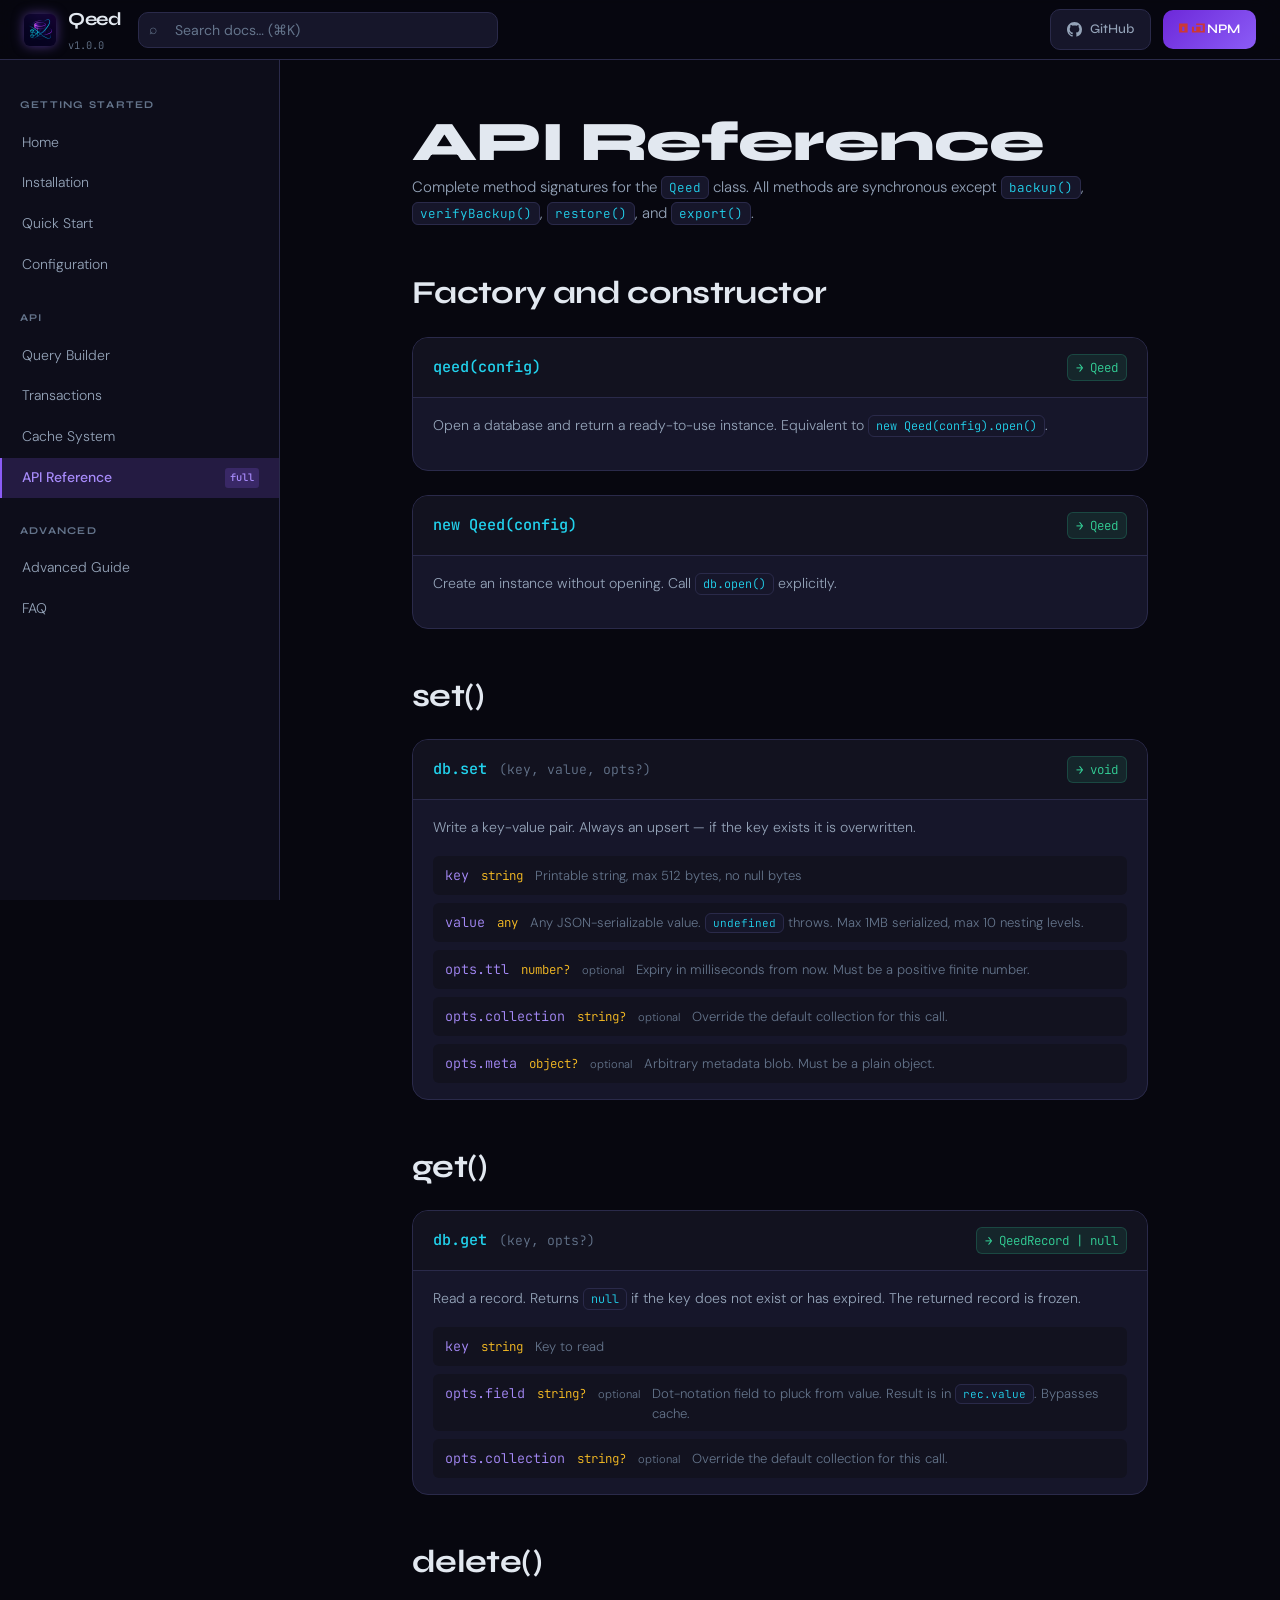
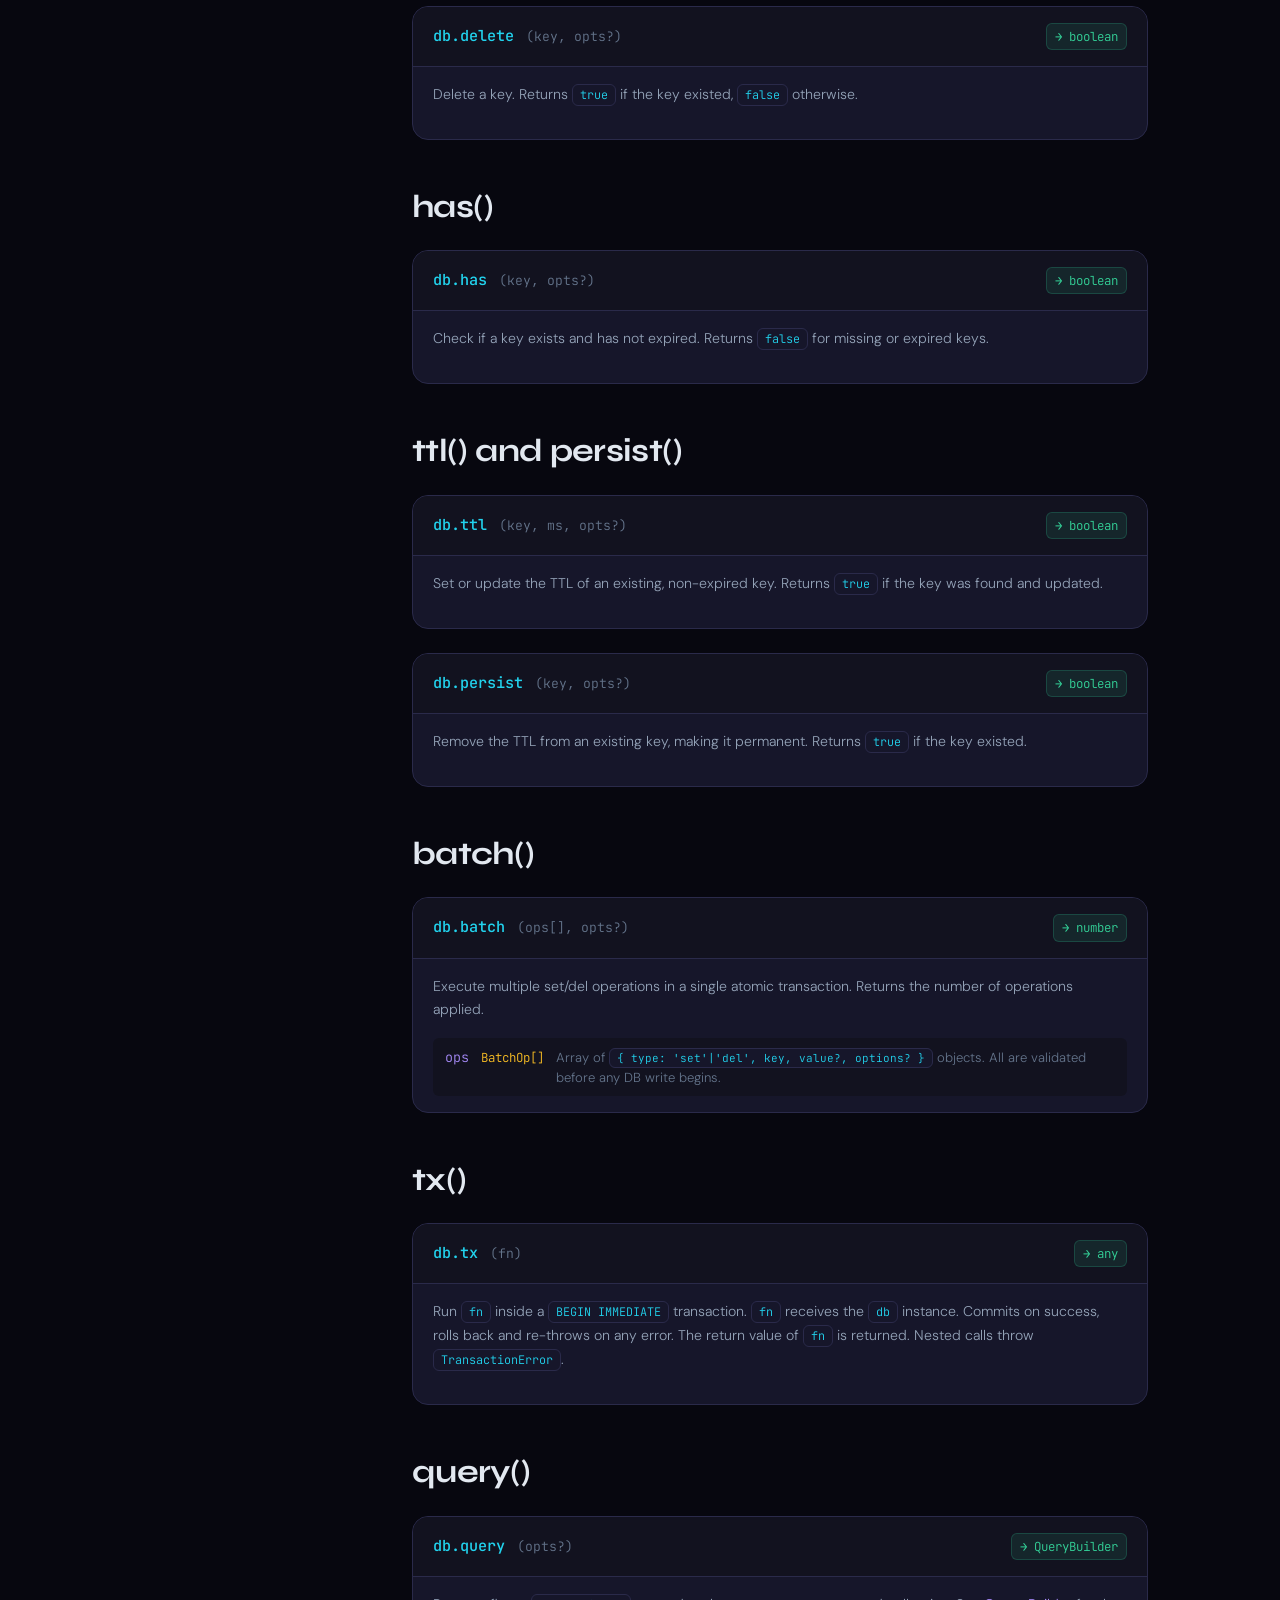
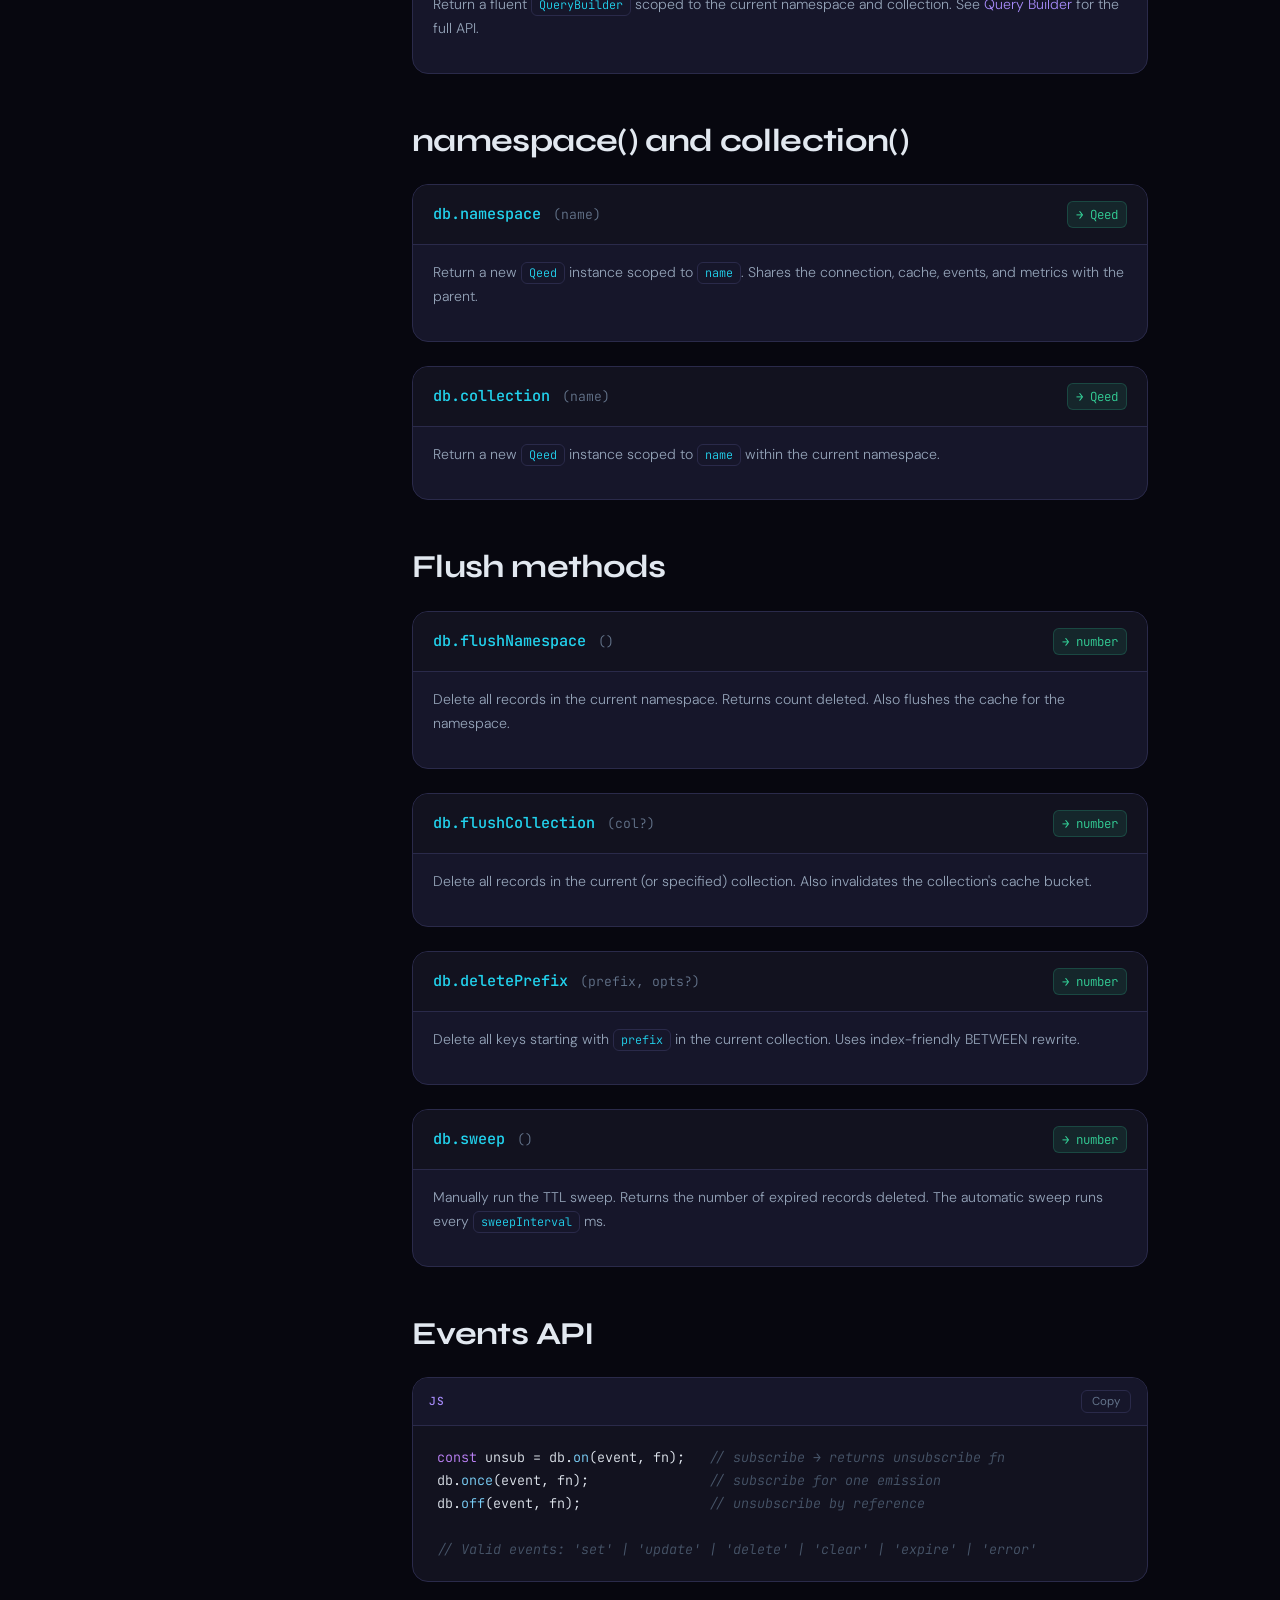
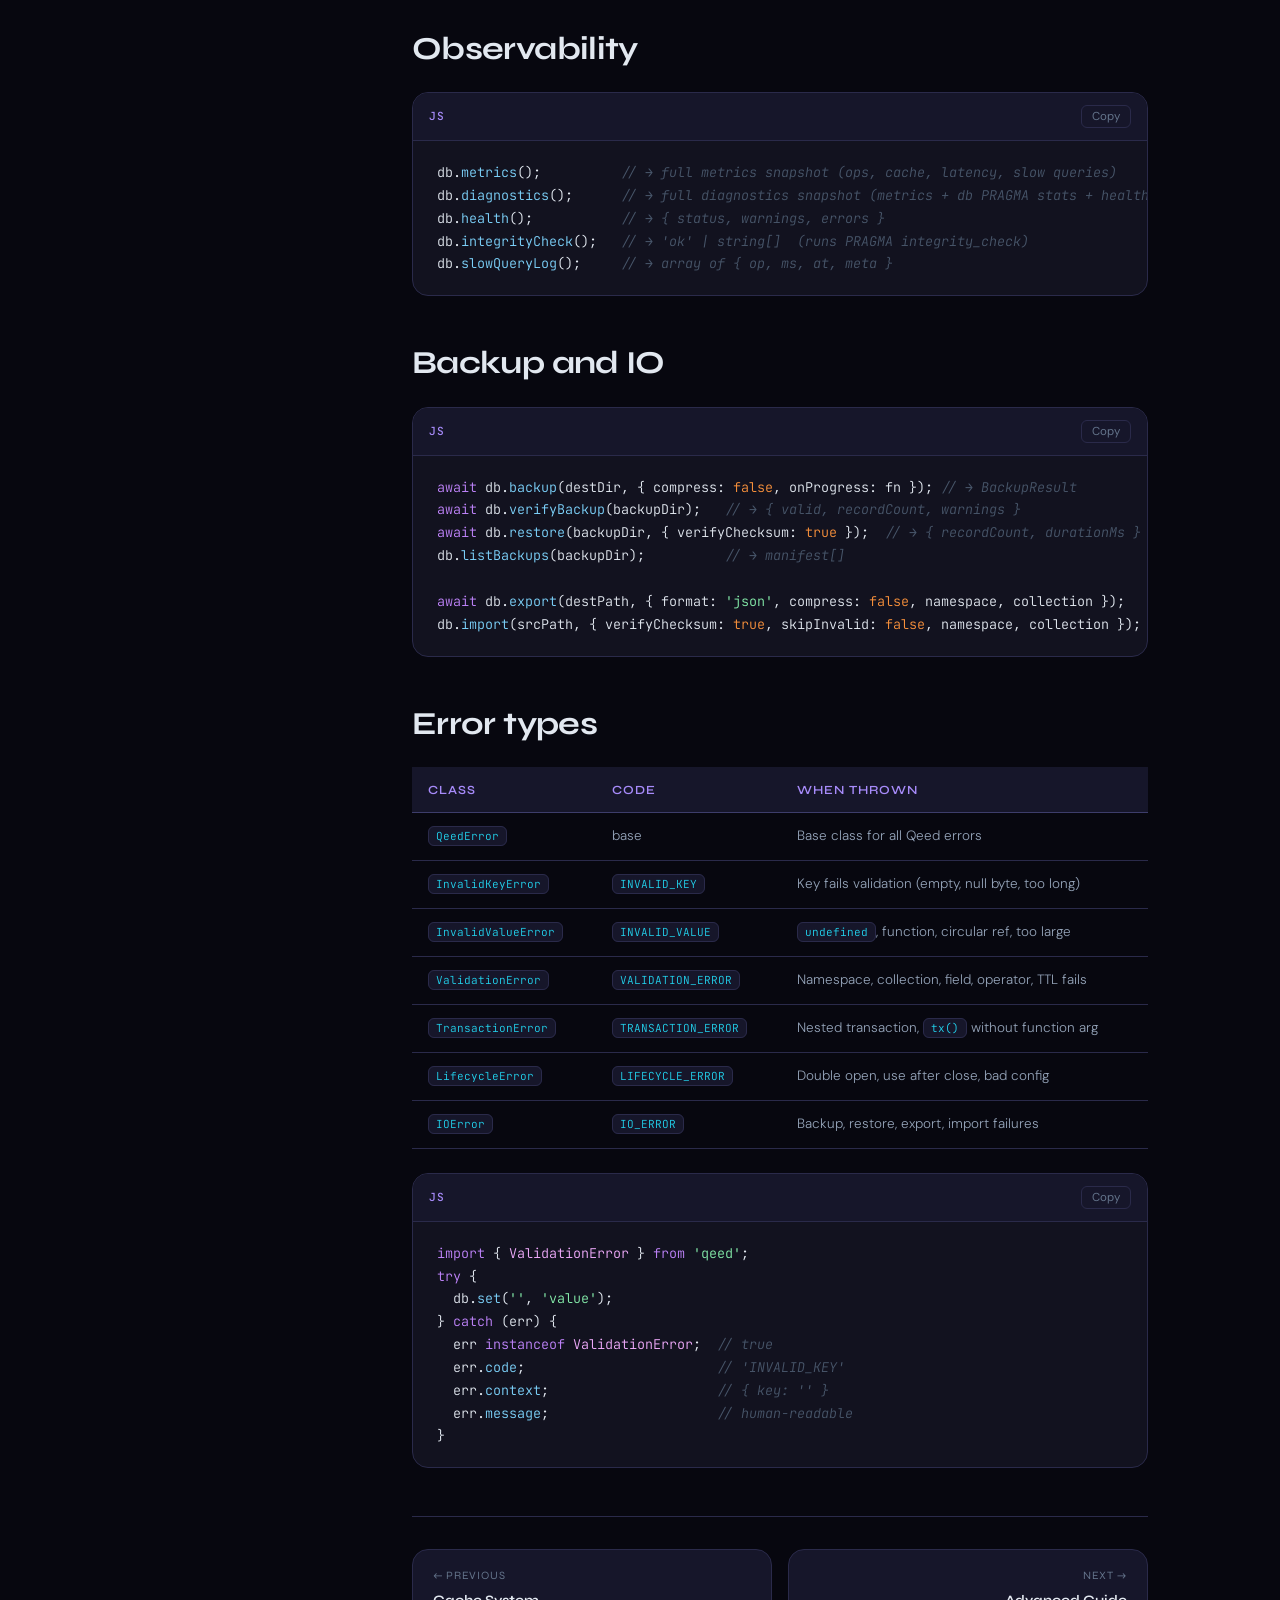
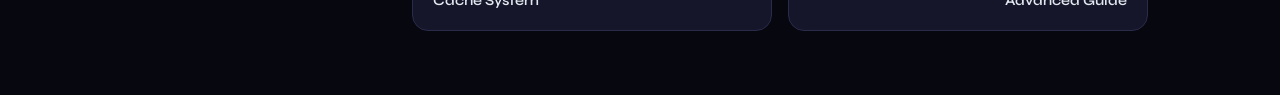
<file: pages/api.html>
<!DOCTYPE html>
<html lang="en">
<head>
  <meta charset="UTF-8"/><meta name="viewport" content="width=device-width,initial-scale=1.0"/>
  <title>API Reference — Qeed Docs</title>
  <link rel="icon" type="image/svg+xml" href="../favicon.svg"/>
  <link rel="stylesheet" href="../css/tokens.css"/>
  <link rel="stylesheet" href="../css/base.css"/>
  <link rel="stylesheet" href="../css/layout.css"/>
  <link rel="stylesheet" href="../css/components.css"/>
</head>
<body>

  <div class="progress-bar"></div>
  <header class="header">
    <button class="header-menu-btn">☰</button>
    <a class="header-logo" href="../index.html"><img class="header-logo-img" src="../logo.png" alt="Qeed" /><div><div class="header-logo-name">Qeed</div><div class="header-logo-version">v1.0.0</div></div></a>
    <div class="header-search-wrap"><span class="header-search-icon">⌕</span><input class="header-search" type="search" placeholder="Search docs… (⌘K)" autocomplete="off" /><div class="search-results"></div></div>
    <nav class="header-actions">
      <a class="header-github" href="https://github.com/mr-na3san/qeed" target="_blank" rel="noopener"><svg width="15" height="15" viewBox="0 0 16 16" fill="currentColor"><path d="M8 0C3.58 0 0 3.58 0 8c0 3.54 2.29 6.53 5.47 7.59.4.07.55-.17.55-.38 0-.19-.01-.82-.01-1.49-2.01.37-2.53-.49-2.69-.94-.09-.23-.48-.94-.82-1.13-.28-.15-.68-.52-.01-.53.63-.01 1.08.58 1.23.82.72 1.21 1.87.87 2.33.66.07-.52.28-.87.51-1.07-1.78-.2-3.64-.89-3.64-3.95 0-.87.31-1.59.82-2.15-.08-.2-.36-1.02.08-2.12 0 0 .67-.21 2.2.82.64-.18 1.32-.27 2-.27.68 0 1.36.09 2 .27 1.53-1.04 2.2-.82 2.2-.82.44 1.1.16 1.92.08 2.12.51.56.82 1.27.82 2.15 0 3.07-1.87 3.75-3.65 3.95.29.25.54.73.54 1.48 0 1.07-.01 1.93-.01 2.2 0 .21.15.46.55.38A8.013 8.013 0 0016 8c0-4.42-3.58-8-8-8z"/></svg>GitHub</a>
      <a class="header-npm" href="https://npmjs.com/package/qeed" target="_blank" rel="noopener"><svg width="28" height="10" viewBox="0 0 780 250" fill="#cb3837" xmlns="http://www.w3.org/2000/svg"><path d="M240 250V0H0v250h240zm-150-40V90h60v120h-60zM300 0v250h240V90h-60v120h-60V90h-60v160H300zm420 0H480v250h240V0zm-60 210h-60V90h-60v120h-60V40h180v170z"/></svg>NPM</a>
    </nav>
  </header>
<div class="shell">
  
  <nav class="sidebar">
    <div class="sidebar-section"><div class="sidebar-label">Getting Started</div>
      <a class="sidebar-link" href="../index.html">Home</a>
      <a class="sidebar-link" href="installation.html">Installation</a>
      <a class="sidebar-link" href="quickstart.html">Quick Start</a>
      <a class="sidebar-link" href="configuration.html">Configuration</a>
    </div>
    <div class="sidebar-section"><div class="sidebar-label">API</div>
      <a class="sidebar-link" href="query.html">Query Builder</a>
      <a class="sidebar-link" href="transactions.html">Transactions</a>
      <a class="sidebar-link" href="cache.html">Cache System</a>
      <a class="sidebar-link active" href="api.html">API Reference <span class="sidebar-badge">full</span></a>
    </div>
    <div class="sidebar-section"><div class="sidebar-label">Advanced</div>
      <a class="sidebar-link" href="advanced.html">Advanced Guide</a>
      <a class="sidebar-link" href="faq.html">FAQ</a>
    </div>
  </nav>
  <div class="sidebar-overlay"></div>
  <main class="main"><div class="content">

    <h1>API Reference</h1>
    <p>Complete method signatures for the <code>Qeed</code> class. All methods are synchronous except <code>backup()</code>, <code>verifyBackup()</code>, <code>restore()</code>, and <code>export()</code>.</p>

    <h2 id="factory">Factory and constructor</h2>
    <div class="method-block">
      <div class="method-header"><span class="method-name">qeed(config)</span><span class="method-ret">→ Qeed</span></div>
      <div class="method-body"><p class="method-desc">Open a database and return a ready-to-use instance. Equivalent to <code>new Qeed(config).open()</code>.</p></div>
    </div>
    <div class="method-block">
      <div class="method-header"><span class="method-name">new Qeed(config)</span><span class="method-ret">→ Qeed</span></div>
      <div class="method-body"><p class="method-desc">Create an instance without opening. Call <code>db.open()</code> explicitly.</p></div>
    </div>

    <h2 id="set">set()</h2>
    <div class="method-block">
      <div class="method-header"><span class="method-name">db.set</span><span class="method-sig">(key, value, opts?)</span><span class="method-ret">→ void</span></div>
      <div class="method-body">
        <p class="method-desc">Write a key-value pair. Always an upsert — if the key exists it is overwritten.</p>
        <div class="method-params">
          <div class="method-param"><span class="param-name">key</span><span class="param-type">string</span><span class="param-desc">Printable string, max 512 bytes, no null bytes</span></div>
          <div class="method-param"><span class="param-name">value</span><span class="param-type">any</span><span class="param-desc">Any JSON-serializable value. <code>undefined</code> throws. Max 1MB serialized, max 10 nesting levels.</span></div>
          <div class="method-param"><span class="param-name">opts.ttl</span><span class="param-type">number?</span><span class="param-opt">optional</span><span class="param-desc">Expiry in milliseconds from now. Must be a positive finite number.</span></div>
          <div class="method-param"><span class="param-name">opts.collection</span><span class="param-type">string?</span><span class="param-opt">optional</span><span class="param-desc">Override the default collection for this call.</span></div>
          <div class="method-param"><span class="param-name">opts.meta</span><span class="param-type">object?</span><span class="param-opt">optional</span><span class="param-desc">Arbitrary metadata blob. Must be a plain object.</span></div>
        </div>
      </div>
    </div>

    <h2 id="get">get()</h2>
    <div class="method-block">
      <div class="method-header"><span class="method-name">db.get</span><span class="method-sig">(key, opts?)</span><span class="method-ret">→ QeedRecord | null</span></div>
      <div class="method-body">
        <p class="method-desc">Read a record. Returns <code>null</code> if the key does not exist or has expired. The returned record is frozen.</p>
        <div class="method-params">
          <div class="method-param"><span class="param-name">key</span><span class="param-type">string</span><span class="param-desc">Key to read</span></div>
          <div class="method-param"><span class="param-name">opts.field</span><span class="param-type">string?</span><span class="param-opt">optional</span><span class="param-desc">Dot-notation field to pluck from value. Result is in <code>rec.value</code>. Bypasses cache.</span></div>
          <div class="method-param"><span class="param-name">opts.collection</span><span class="param-type">string?</span><span class="param-opt">optional</span><span class="param-desc">Override the default collection for this call.</span></div>
        </div>
      </div>
    </div>

    <h2 id="delete">delete()</h2>
    <div class="method-block">
      <div class="method-header"><span class="method-name">db.delete</span><span class="method-sig">(key, opts?)</span><span class="method-ret">→ boolean</span></div>
      <div class="method-body"><p class="method-desc">Delete a key. Returns <code>true</code> if the key existed, <code>false</code> otherwise.</p></div>
    </div>

    <h2 id="has">has()</h2>
    <div class="method-block">
      <div class="method-header"><span class="method-name">db.has</span><span class="method-sig">(key, opts?)</span><span class="method-ret">→ boolean</span></div>
      <div class="method-body"><p class="method-desc">Check if a key exists and has not expired. Returns <code>false</code> for missing or expired keys.</p></div>
    </div>

    <h2 id="ttl">ttl() and persist()</h2>
    <div class="method-block">
      <div class="method-header"><span class="method-name">db.ttl</span><span class="method-sig">(key, ms, opts?)</span><span class="method-ret">→ boolean</span></div>
      <div class="method-body"><p class="method-desc">Set or update the TTL of an existing, non-expired key. Returns <code>true</code> if the key was found and updated.</p></div>
    </div>
    <div class="method-block">
      <div class="method-header"><span class="method-name">db.persist</span><span class="method-sig">(key, opts?)</span><span class="method-ret">→ boolean</span></div>
      <div class="method-body"><p class="method-desc">Remove the TTL from an existing key, making it permanent. Returns <code>true</code> if the key existed.</p></div>
    </div>

    <h2 id="batch">batch()</h2>
    <div class="method-block">
      <div class="method-header"><span class="method-name">db.batch</span><span class="method-sig">(ops[], opts?)</span><span class="method-ret">→ number</span></div>
      <div class="method-body">
        <p class="method-desc">Execute multiple set/del operations in a single atomic transaction. Returns the number of operations applied.</p>
        <div class="method-params">
          <div class="method-param"><span class="param-name">ops</span><span class="param-type">BatchOp[]</span><span class="param-desc">Array of <code>{ type: 'set'|'del', key, value?, options? }</code> objects. All are validated before any DB write begins.</span></div>
        </div>
      </div>
    </div>

    <h2 id="tx">tx()</h2>
    <div class="method-block">
      <div class="method-header"><span class="method-name">db.tx</span><span class="method-sig">(fn)</span><span class="method-ret">→ any</span></div>
      <div class="method-body"><p class="method-desc">Run <code>fn</code> inside a <code>BEGIN IMMEDIATE</code> transaction. <code>fn</code> receives the <code>db</code> instance. Commits on success, rolls back and re-throws on any error. The return value of <code>fn</code> is returned. Nested calls throw <code>TransactionError</code>.</p></div>
    </div>

    <h2 id="query">query()</h2>
    <div class="method-block">
      <div class="method-header"><span class="method-name">db.query</span><span class="method-sig">(opts?)</span><span class="method-ret">→ QueryBuilder</span></div>
      <div class="method-body"><p class="method-desc">Return a fluent <code>QueryBuilder</code> scoped to the current namespace and collection. See <a href="query.html">Query Builder</a> for the full API.</p></div>
    </div>

    <h2 id="ns-col">namespace() and collection()</h2>
    <div class="method-block">
      <div class="method-header"><span class="method-name">db.namespace</span><span class="method-sig">(name)</span><span class="method-ret">→ Qeed</span></div>
      <div class="method-body"><p class="method-desc">Return a new <code>Qeed</code> instance scoped to <code>name</code>. Shares the connection, cache, events, and metrics with the parent.</p></div>
    </div>
    <div class="method-block">
      <div class="method-header"><span class="method-name">db.collection</span><span class="method-sig">(name)</span><span class="method-ret">→ Qeed</span></div>
      <div class="method-body"><p class="method-desc">Return a new <code>Qeed</code> instance scoped to <code>name</code> within the current namespace.</p></div>
    </div>

    <h2 id="flush">Flush methods</h2>
    <div class="method-block">
      <div class="method-header"><span class="method-name">db.flushNamespace</span><span class="method-sig">()</span><span class="method-ret">→ number</span></div>
      <div class="method-body"><p class="method-desc">Delete all records in the current namespace. Returns count deleted. Also flushes the cache for the namespace.</p></div>
    </div>
    <div class="method-block">
      <div class="method-header"><span class="method-name">db.flushCollection</span><span class="method-sig">(col?)</span><span class="method-ret">→ number</span></div>
      <div class="method-body"><p class="method-desc">Delete all records in the current (or specified) collection. Also invalidates the collection's cache bucket.</p></div>
    </div>
    <div class="method-block">
      <div class="method-header"><span class="method-name">db.deletePrefix</span><span class="method-sig">(prefix, opts?)</span><span class="method-ret">→ number</span></div>
      <div class="method-body"><p class="method-desc">Delete all keys starting with <code>prefix</code> in the current collection. Uses index-friendly BETWEEN rewrite.</p></div>
    </div>
    <div class="method-block">
      <div class="method-header"><span class="method-name">db.sweep</span><span class="method-sig">()</span><span class="method-ret">→ number</span></div>
      <div class="method-body"><p class="method-desc">Manually run the TTL sweep. Returns the number of expired records deleted. The automatic sweep runs every <code>sweepInterval</code> ms.</p></div>
    </div>

    <h2 id="events">Events API</h2>
    <div class="code-block"><div class="code-header"><span class="code-lang">js</span><button class="copy-btn">Copy</button></div>
    <pre><code data-lang="js">const unsub = db.on(event, fn);   // subscribe → returns unsubscribe fn
db.once(event, fn);               // subscribe for one emission
db.off(event, fn);                // unsubscribe by reference

// Valid events: 'set' | 'update' | 'delete' | 'clear' | 'expire' | 'error'</code></pre></div>

    <h2 id="observe">Observability</h2>
    <div class="code-block"><div class="code-header"><span class="code-lang">js</span><button class="copy-btn">Copy</button></div>
    <pre><code data-lang="js">db.metrics();          // → full metrics snapshot (ops, cache, latency, slow queries)
db.diagnostics();      // → full diagnostics snapshot (metrics + db PRAGMA stats + health)
db.health();           // → { status, warnings, errors }
db.integrityCheck();   // → 'ok' | string[]  (runs PRAGMA integrity_check)
db.slowQueryLog();     // → array of { op, ms, at, meta }</code></pre></div>

    <h2 id="io">Backup and IO</h2>
    <div class="code-block"><div class="code-header"><span class="code-lang">js</span><button class="copy-btn">Copy</button></div>
    <pre><code data-lang="js">await db.backup(destDir, { compress: false, onProgress: fn }); // → BackupResult
await db.verifyBackup(backupDir);   // → { valid, recordCount, warnings }
await db.restore(backupDir, { verifyChecksum: true });  // → { recordCount, durationMs }
db.listBackups(backupDir);          // → manifest[]

await db.export(destPath, { format: 'json', compress: false, namespace, collection });
db.import(srcPath, { verifyChecksum: true, skipInvalid: false, namespace, collection });</code></pre></div>

    <h2 id="errors">Error types</h2>
    <table>
      <thead><tr><th>Class</th><th>Code</th><th>When thrown</th></tr></thead>
      <tbody>
        <tr><td><code>QeedError</code></td><td>base</td><td>Base class for all Qeed errors</td></tr>
        <tr><td><code>InvalidKeyError</code></td><td><code>INVALID_KEY</code></td><td>Key fails validation (empty, null byte, too long)</td></tr>
        <tr><td><code>InvalidValueError</code></td><td><code>INVALID_VALUE</code></td><td><code>undefined</code>, function, circular ref, too large</td></tr>
        <tr><td><code>ValidationError</code></td><td><code>VALIDATION_ERROR</code></td><td>Namespace, collection, field, operator, TTL fails</td></tr>
        <tr><td><code>TransactionError</code></td><td><code>TRANSACTION_ERROR</code></td><td>Nested transaction, <code>tx()</code> without function arg</td></tr>
        <tr><td><code>LifecycleError</code></td><td><code>LIFECYCLE_ERROR</code></td><td>Double open, use after close, bad config</td></tr>
        <tr><td><code>IOError</code></td><td><code>IO_ERROR</code></td><td>Backup, restore, export, import failures</td></tr>
      </tbody>
    </table>
    <div class="code-block"><div class="code-header"><span class="code-lang">js</span><button class="copy-btn">Copy</button></div>
    <pre><code data-lang="js">import { ValidationError } from 'qeed';
try {
  db.set('', 'value');
} catch (err) {
  err instanceof ValidationError;  // true
  err.code;                        // 'INVALID_KEY'
  err.context;                     // { key: '' }
  err.message;                     // human-readable
}</code></pre></div>


    <nav class="page-nav">
      <a class="page-nav-item" href="cache.html"><span class="page-nav-dir">← Previous</span><span class="page-nav-title">Cache System</span></a>
      <a class="page-nav-item next" href="advanced.html"><span class="page-nav-dir">Next →</span><span class="page-nav-title">Advanced Guide</span></a>
    </nav>
  </div></main>
  
  <aside class="toc-float">
    <div class="toc-float-label">On this page</div>
    <a class="toc-float-link" href="#factory">qeed() / new Qeed()</a>
    <a class="toc-float-link" href="#set">set()</a>
    <a class="toc-float-link" href="#get">get()</a>
    <a class="toc-float-link" href="#delete">delete()</a>
    <a class="toc-float-link" href="#has">has()</a>
    <a class="toc-float-link" href="#ttl">ttl() / persist()</a>
    <a class="toc-float-link" href="#batch">batch()</a>
    <a class="toc-float-link" href="#tx">tx()</a>
    <a class="toc-float-link" href="#query">query()</a>
    <a class="toc-float-link" href="#ns-col">namespace() / collection()</a>
    <a class="toc-float-link" href="#flush">flush methods</a>
    <a class="toc-float-link" href="#events">Events API</a>
    <a class="toc-float-link" href="#observe">Observability</a>
    <a class="toc-float-link" href="#io">Backup & IO</a>
    <a class="toc-float-link" href="#errors">Error types</a>
  </aside>
</div>
<script src="../js/shell.js"></script><script src="../js/app.js"></script>
</body></html>
</file>
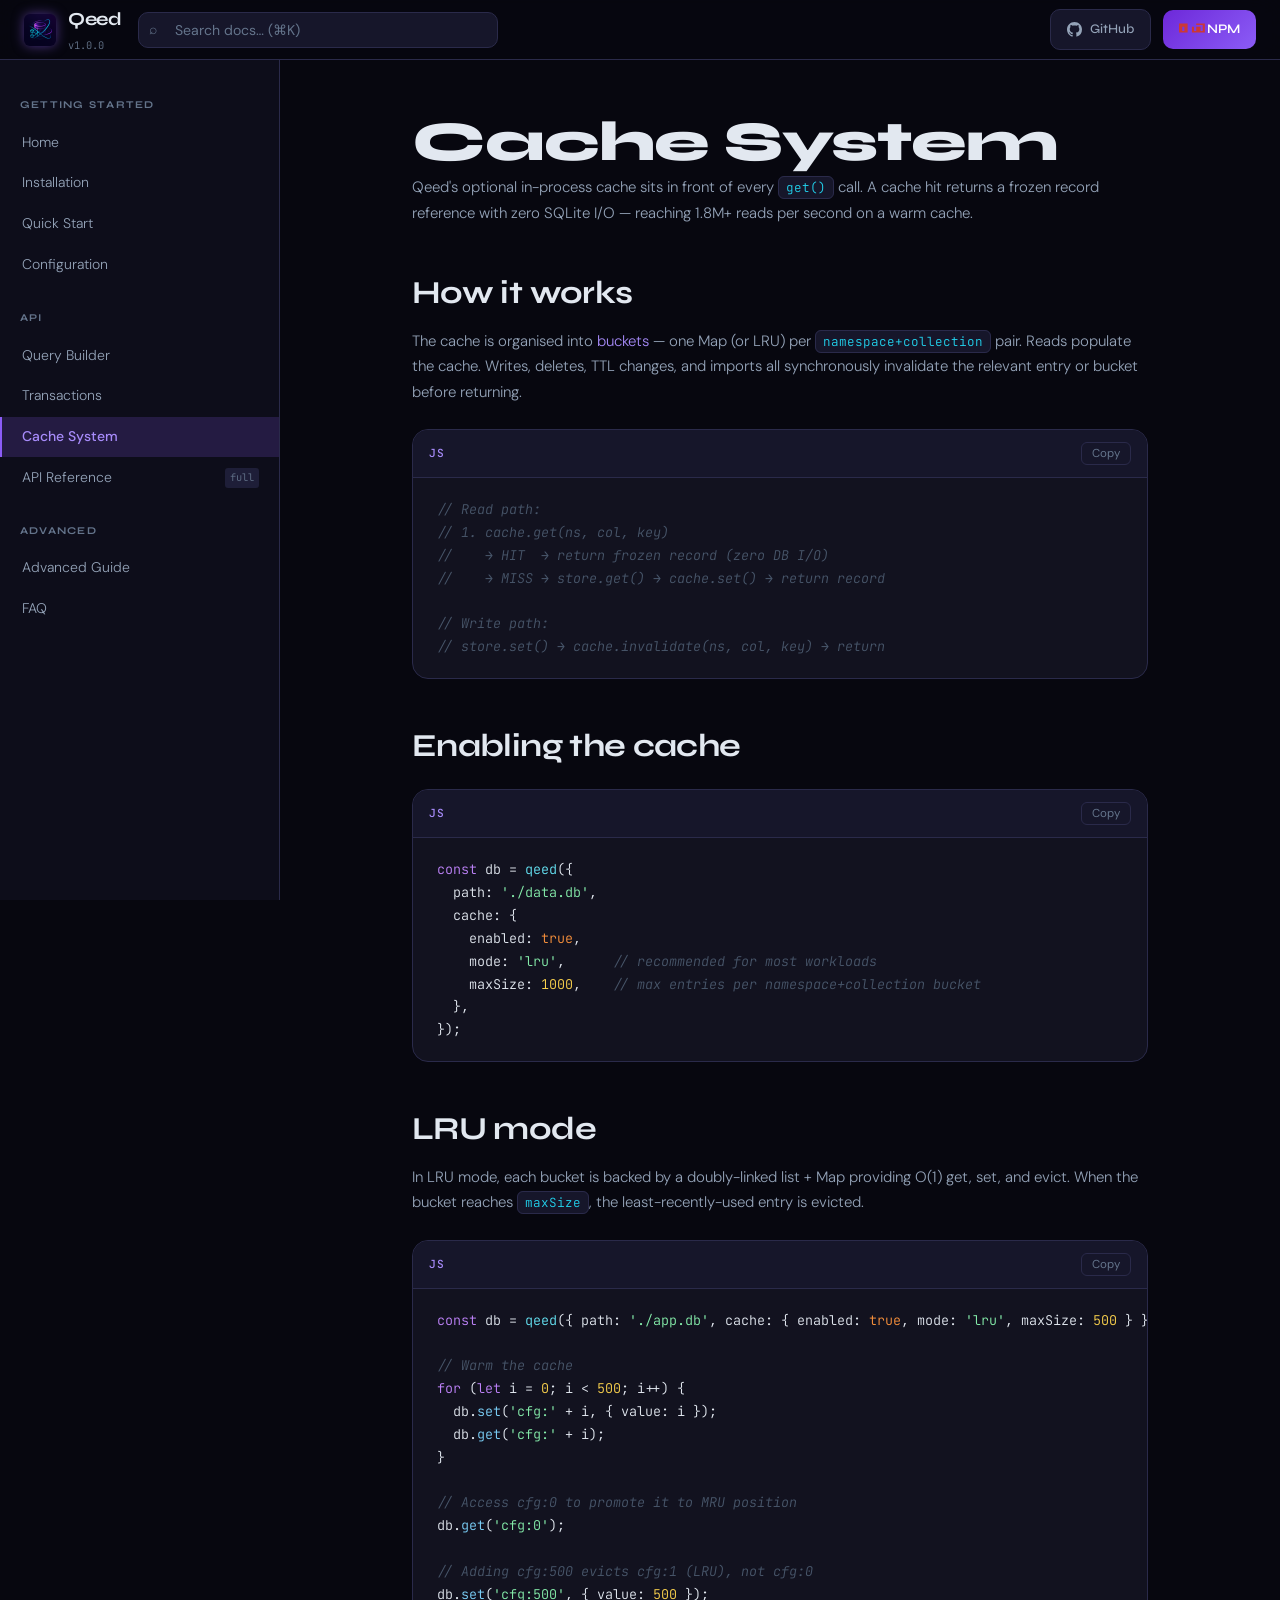
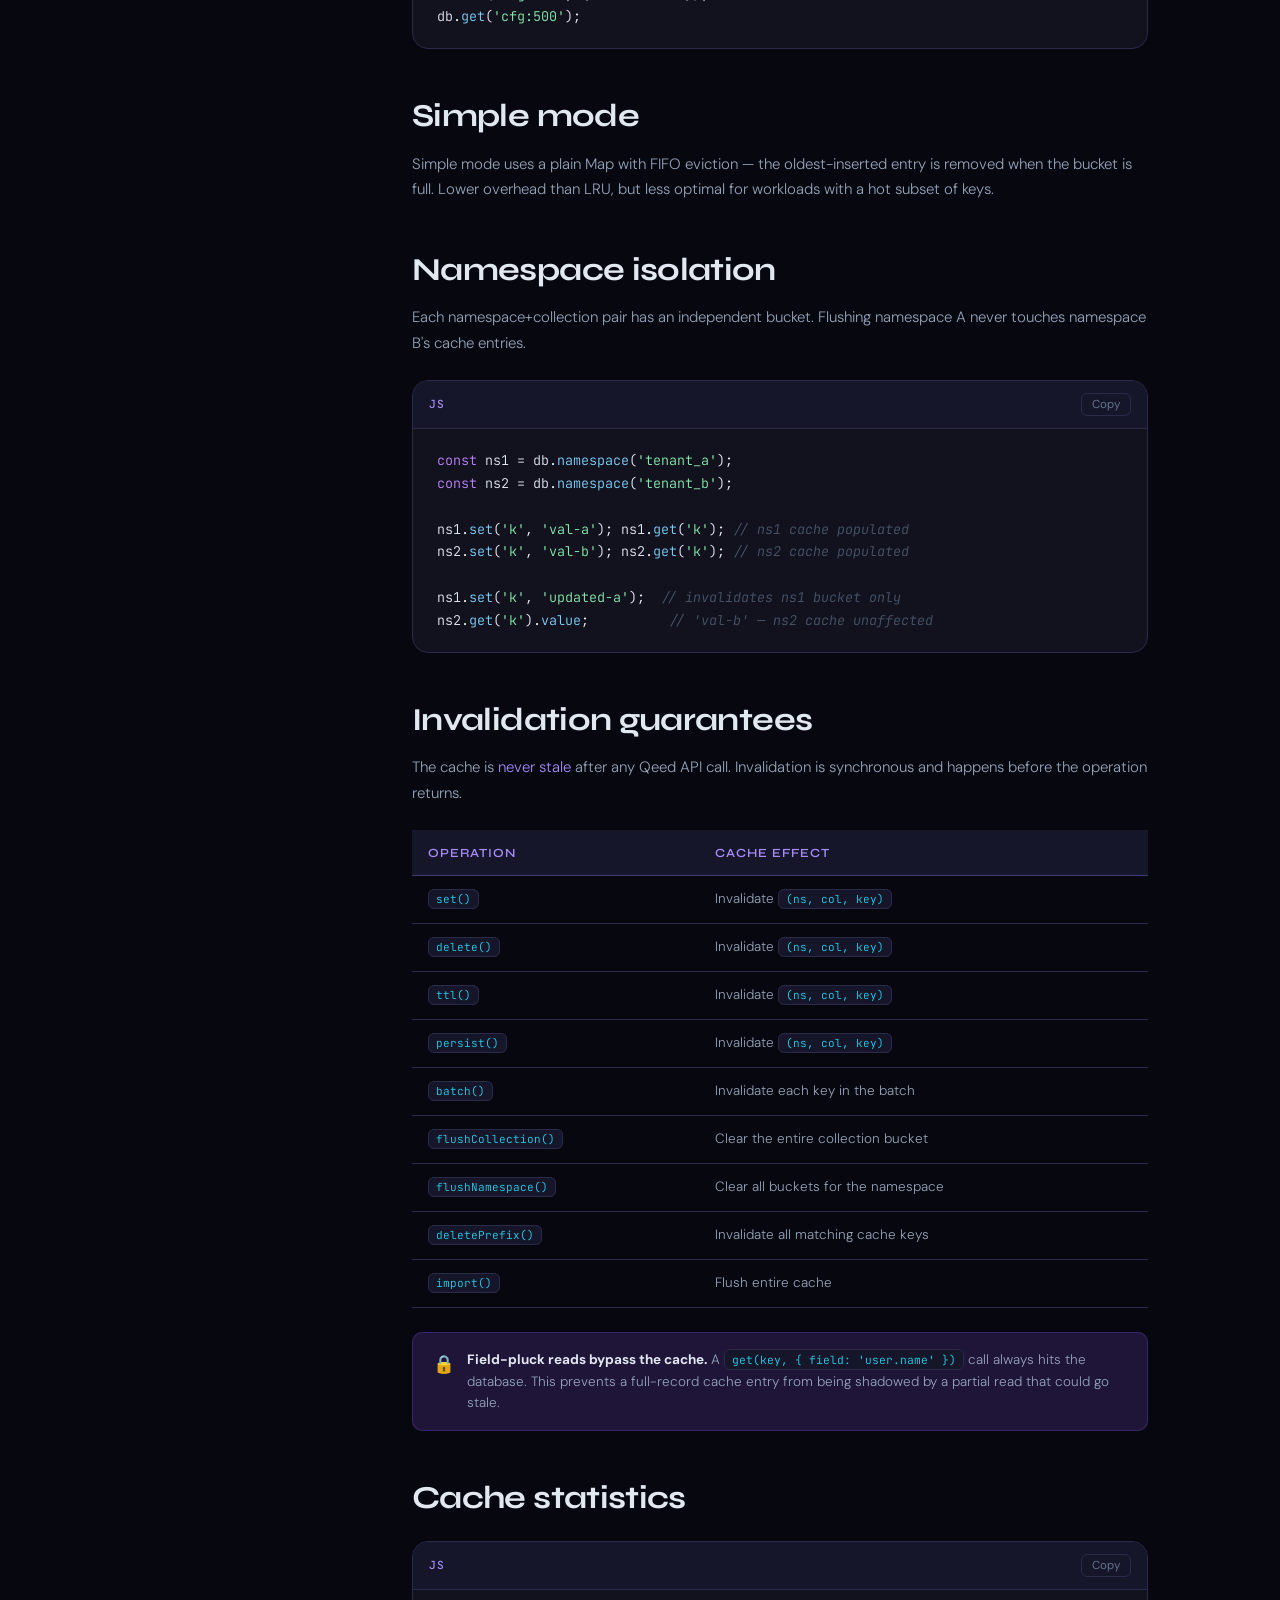
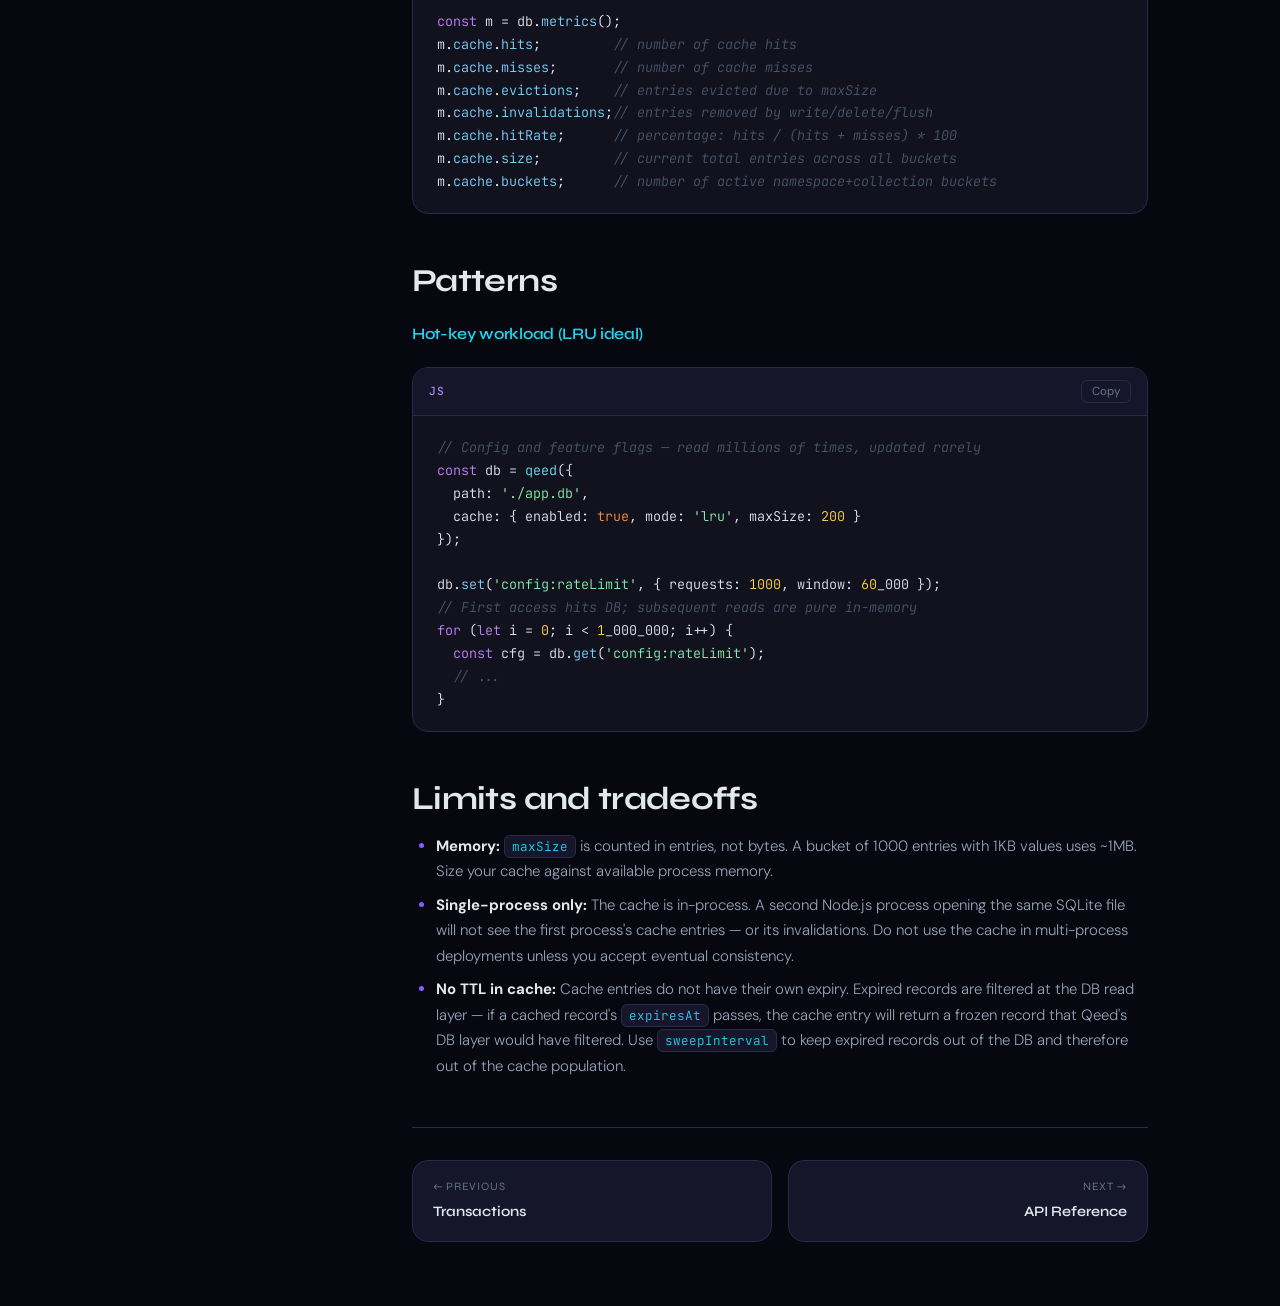
<file: pages/cache.html>
<!DOCTYPE html>
<html lang="en">
<head>
  <meta charset="UTF-8"/><meta name="viewport" content="width=device-width,initial-scale=1.0"/>
  <title>Cache System — Qeed Docs</title>
  <link rel="icon" type="image/svg+xml" href="../favicon.svg"/>
  <link rel="stylesheet" href="../css/tokens.css"/>
  <link rel="stylesheet" href="../css/base.css"/>
  <link rel="stylesheet" href="../css/layout.css"/>
  <link rel="stylesheet" href="../css/components.css"/>
</head>
<body>

  <div class="progress-bar"></div>
  <header class="header">
    <button class="header-menu-btn">☰</button>
    <a class="header-logo" href="../index.html"><img class="header-logo-img" src="../logo.png" alt="Qeed" /><div><div class="header-logo-name">Qeed</div><div class="header-logo-version">v1.0.0</div></div></a>
    <div class="header-search-wrap"><span class="header-search-icon">⌕</span><input class="header-search" type="search" placeholder="Search docs… (⌘K)" autocomplete="off" /><div class="search-results"></div></div>
    <nav class="header-actions">
      <a class="header-github" href="https://github.com/mr-na3san/qeed" target="_blank" rel="noopener"><svg width="15" height="15" viewBox="0 0 16 16" fill="currentColor"><path d="M8 0C3.58 0 0 3.58 0 8c0 3.54 2.29 6.53 5.47 7.59.4.07.55-.17.55-.38 0-.19-.01-.82-.01-1.49-2.01.37-2.53-.49-2.69-.94-.09-.23-.48-.94-.82-1.13-.28-.15-.68-.52-.01-.53.63-.01 1.08.58 1.23.82.72 1.21 1.87.87 2.33.66.07-.52.28-.87.51-1.07-1.78-.2-3.64-.89-3.64-3.95 0-.87.31-1.59.82-2.15-.08-.2-.36-1.02.08-2.12 0 0 .67-.21 2.2.82.64-.18 1.32-.27 2-.27.68 0 1.36.09 2 .27 1.53-1.04 2.2-.82 2.2-.82.44 1.1.16 1.92.08 2.12.51.56.82 1.27.82 2.15 0 3.07-1.87 3.75-3.65 3.95.29.25.54.73.54 1.48 0 1.07-.01 1.93-.01 2.2 0 .21.15.46.55.38A8.013 8.013 0 0016 8c0-4.42-3.58-8-8-8z"/></svg>GitHub</a>
      <a class="header-npm" href="https://npmjs.com/package/qeed" target="_blank" rel="noopener"><svg width="28" height="10" viewBox="0 0 780 250" fill="#cb3837" xmlns="http://www.w3.org/2000/svg"><path d="M240 250V0H0v250h240zm-150-40V90h60v120h-60zM300 0v250h240V90h-60v120h-60V90h-60v160H300zm420 0H480v250h240V0zm-60 210h-60V90h-60v120h-60V40h180v170z"/></svg>NPM</a>
    </nav>
  </header>
<div class="shell">
  
  <nav class="sidebar">
    <div class="sidebar-section"><div class="sidebar-label">Getting Started</div>
      <a class="sidebar-link" href="../index.html">Home</a>
      <a class="sidebar-link" href="installation.html">Installation</a>
      <a class="sidebar-link" href="quickstart.html">Quick Start</a>
      <a class="sidebar-link" href="configuration.html">Configuration</a>
    </div>
    <div class="sidebar-section"><div class="sidebar-label">API</div>
      <a class="sidebar-link" href="query.html">Query Builder</a>
      <a class="sidebar-link" href="transactions.html">Transactions</a>
      <a class="sidebar-link active" href="cache.html">Cache System</a>
      <a class="sidebar-link" href="api.html">API Reference <span class="sidebar-badge">full</span></a>
    </div>
    <div class="sidebar-section"><div class="sidebar-label">Advanced</div>
      <a class="sidebar-link" href="advanced.html">Advanced Guide</a>
      <a class="sidebar-link" href="faq.html">FAQ</a>
    </div>
  </nav>
  <div class="sidebar-overlay"></div>
  <main class="main"><div class="content">

    <h1>Cache System</h1>
    <p>Qeed's optional in-process cache sits in front of every <code>get()</code> call. A cache hit returns a frozen record reference with zero SQLite I/O — reaching 1.8M+ reads per second on a warm cache.</p>

    <h2 id="overview">How it works</h2>
    <p>The cache is organised into <em>buckets</em> — one Map (or LRU) per <code>namespace+collection</code> pair. Reads populate the cache. Writes, deletes, TTL changes, and imports all synchronously invalidate the relevant entry or bucket before returning.</p>
    <div class="code-block"><div class="code-header"><span class="code-lang">js</span><button class="copy-btn">Copy</button></div>
    <pre><code data-lang="js">// Read path:
// 1. cache.get(ns, col, key)
//    → HIT  → return frozen record (zero DB I/O)
//    → MISS → store.get() → cache.set() → return record

// Write path:
// store.set() → cache.invalidate(ns, col, key) → return</code></pre></div>

    <h2 id="enable">Enabling the cache</h2>
    <div class="code-block"><div class="code-header"><span class="code-lang">js</span><button class="copy-btn">Copy</button></div>
    <pre><code data-lang="js">const db = qeed({
  path: './data.db',
  cache: {
    enabled: true,
    mode: 'lru',      // recommended for most workloads
    maxSize: 1000,    // max entries per namespace+collection bucket
  },
});</code></pre></div>

    <h2 id="lru">LRU mode</h2>
    <p>In LRU mode, each bucket is backed by a doubly-linked list + Map providing O(1) get, set, and evict. When the bucket reaches <code>maxSize</code>, the least-recently-used entry is evicted.</p>
    <div class="code-block"><div class="code-header"><span class="code-lang">js</span><button class="copy-btn">Copy</button></div>
    <pre><code data-lang="js">const db = qeed({ path: './app.db', cache: { enabled: true, mode: 'lru', maxSize: 500 } });

// Warm the cache
for (let i = 0; i < 500; i++) {
  db.set('cfg:' + i, { value: i });
  db.get('cfg:' + i);
}

// Access cfg:0 to promote it to MRU position
db.get('cfg:0');

// Adding cfg:500 evicts cfg:1 (LRU), not cfg:0
db.set('cfg:500', { value: 500 });
db.get('cfg:500');</code></pre></div>

    <h2 id="simple">Simple mode</h2>
    <p>Simple mode uses a plain Map with FIFO eviction — the oldest-inserted entry is removed when the bucket is full. Lower overhead than LRU, but less optimal for workloads with a hot subset of keys.</p>

    <h2 id="isolation">Namespace isolation</h2>
    <p>Each namespace+collection pair has an independent bucket. Flushing namespace A never touches namespace B's cache entries.</p>
    <div class="code-block"><div class="code-header"><span class="code-lang">js</span><button class="copy-btn">Copy</button></div>
    <pre><code data-lang="js">const ns1 = db.namespace('tenant_a');
const ns2 = db.namespace('tenant_b');

ns1.set('k', 'val-a'); ns1.get('k'); // ns1 cache populated
ns2.set('k', 'val-b'); ns2.get('k'); // ns2 cache populated

ns1.set('k', 'updated-a');  // invalidates ns1 bucket only
ns2.get('k').value;          // 'val-b' — ns2 cache unaffected</code></pre></div>

    <h2 id="invalidation">Invalidation guarantees</h2>
    <p>The cache is <em>never stale</em> after any Qeed API call. Invalidation is synchronous and happens before the operation returns.</p>
    <table>
      <thead><tr><th>Operation</th><th>Cache effect</th></tr></thead>
      <tbody>
        <tr><td><code>set()</code></td><td>Invalidate <code>(ns, col, key)</code></td></tr>
        <tr><td><code>delete()</code></td><td>Invalidate <code>(ns, col, key)</code></td></tr>
        <tr><td><code>ttl()</code></td><td>Invalidate <code>(ns, col, key)</code></td></tr>
        <tr><td><code>persist()</code></td><td>Invalidate <code>(ns, col, key)</code></td></tr>
        <tr><td><code>batch()</code></td><td>Invalidate each key in the batch</td></tr>
        <tr><td><code>flushCollection()</code></td><td>Clear the entire collection bucket</td></tr>
        <tr><td><code>flushNamespace()</code></td><td>Clear all buckets for the namespace</td></tr>
        <tr><td><code>deletePrefix()</code></td><td>Invalidate all matching cache keys</td></tr>
        <tr><td><code>import()</code></td><td>Flush entire cache</td></tr>
      </tbody>
    </table>
    <div class="notice info"><span class="notice-icon">🔒</span><div class="notice-body"><strong>Field-pluck reads bypass the cache.</strong> A <code>get(key, { field: 'user.name' })</code> call always hits the database. This prevents a full-record cache entry from being shadowed by a partial read that could go stale.</div></div>

    <h2 id="stats">Cache statistics</h2>
    <div class="code-block"><div class="code-header"><span class="code-lang">js</span><button class="copy-btn">Copy</button></div>
    <pre><code data-lang="js">const m = db.metrics();
m.cache.hits;         // number of cache hits
m.cache.misses;       // number of cache misses
m.cache.evictions;    // entries evicted due to maxSize
m.cache.invalidations;// entries removed by write/delete/flush
m.cache.hitRate;      // percentage: hits / (hits + misses) * 100
m.cache.size;         // current total entries across all buckets
m.cache.buckets;      // number of active namespace+collection buckets</code></pre></div>

    <h2 id="patterns">Patterns</h2>
    <h4>Hot-key workload (LRU ideal)</h4>
    <div class="code-block"><div class="code-header"><span class="code-lang">js</span><button class="copy-btn">Copy</button></div>
    <pre><code data-lang="js">// Config and feature flags — read millions of times, updated rarely
const db = qeed({
  path: './app.db',
  cache: { enabled: true, mode: 'lru', maxSize: 200 }
});

db.set('config:rateLimit', { requests: 1000, window: 60_000 });
// First access hits DB; subsequent reads are pure in-memory
for (let i = 0; i < 1_000_000; i++) {
  const cfg = db.get('config:rateLimit');
  // ...
}</code></pre></div>

    <h2 id="limits">Limits and tradeoffs</h2>
    <ul>
      <li><strong>Memory:</strong> <code>maxSize</code> is counted in entries, not bytes. A bucket of 1000 entries with 1KB values uses ~1MB. Size your cache against available process memory.</li>
      <li><strong>Single-process only:</strong> The cache is in-process. A second Node.js process opening the same SQLite file will not see the first process's cache entries — or its invalidations. Do not use the cache in multi-process deployments unless you accept eventual consistency.</li>
      <li><strong>No TTL in cache:</strong> Cache entries do not have their own expiry. Expired records are filtered at the DB read layer — if a cached record's <code>expiresAt</code> passes, the cache entry will return a frozen record that Qeed's DB layer would have filtered. Use <code>sweepInterval</code> to keep expired records out of the DB and therefore out of the cache population.</li>
    </ul>


    <nav class="page-nav">
      <a class="page-nav-item" href="transactions.html"><span class="page-nav-dir">← Previous</span><span class="page-nav-title">Transactions</span></a>
      <a class="page-nav-item next" href="api.html"><span class="page-nav-dir">Next →</span><span class="page-nav-title">API Reference</span></a>
    </nav>
  </div></main>
  
  <aside class="toc-float">
    <div class="toc-float-label">On this page</div>
    <a class="toc-float-link" href="#overview">Overview</a>
    <a class="toc-float-link" href="#enable">Enabling the cache</a>
    <a class="toc-float-link" href="#lru">LRU mode</a>
    <a class="toc-float-link" href="#simple">Simple mode</a>
    <a class="toc-float-link" href="#isolation">Namespace isolation</a>
    <a class="toc-float-link" href="#invalidation">Invalidation guarantees</a>
    <a class="toc-float-link" href="#stats">Cache statistics</a>
    <a class="toc-float-link" href="#patterns">Patterns</a>
    <a class="toc-float-link" href="#limits">Limits and tradeoffs</a>
  </aside>
</div>
<script src="../js/shell.js"></script><script src="../js/app.js"></script>
</body></html>
</file>
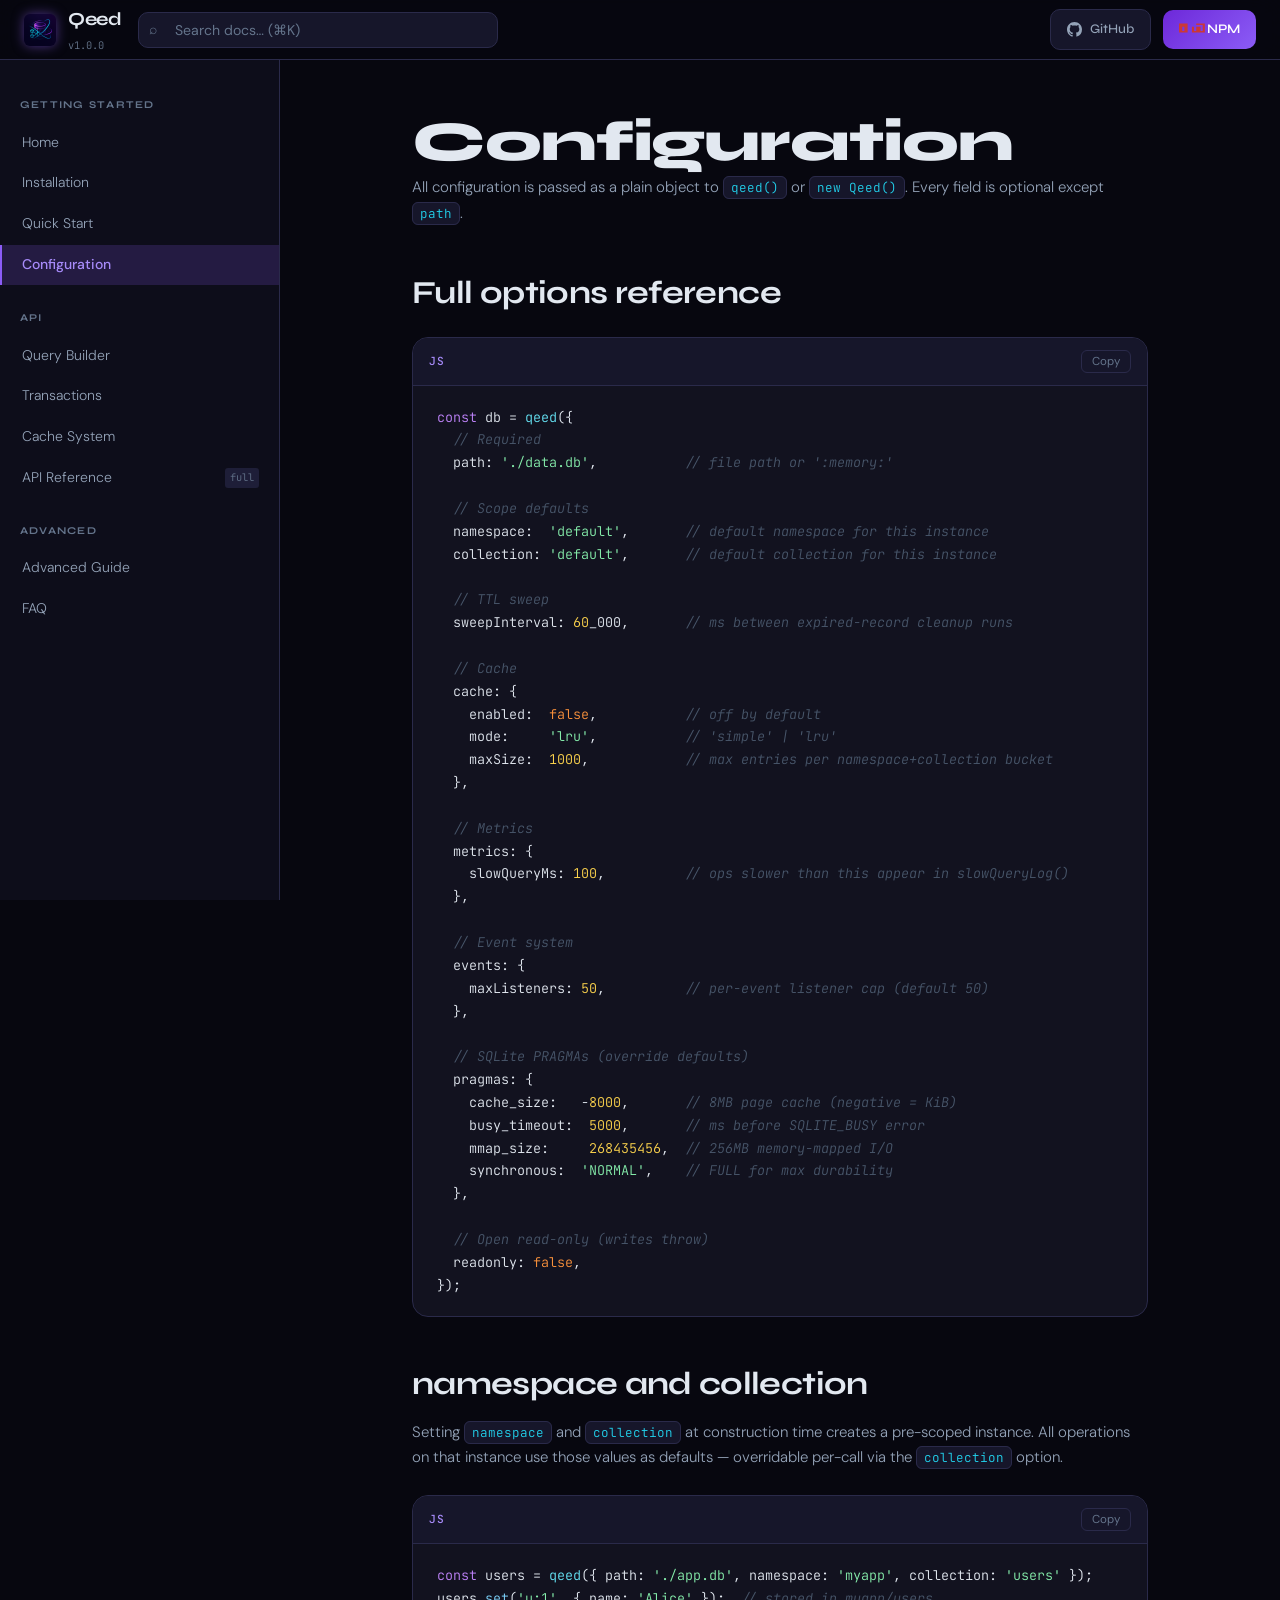
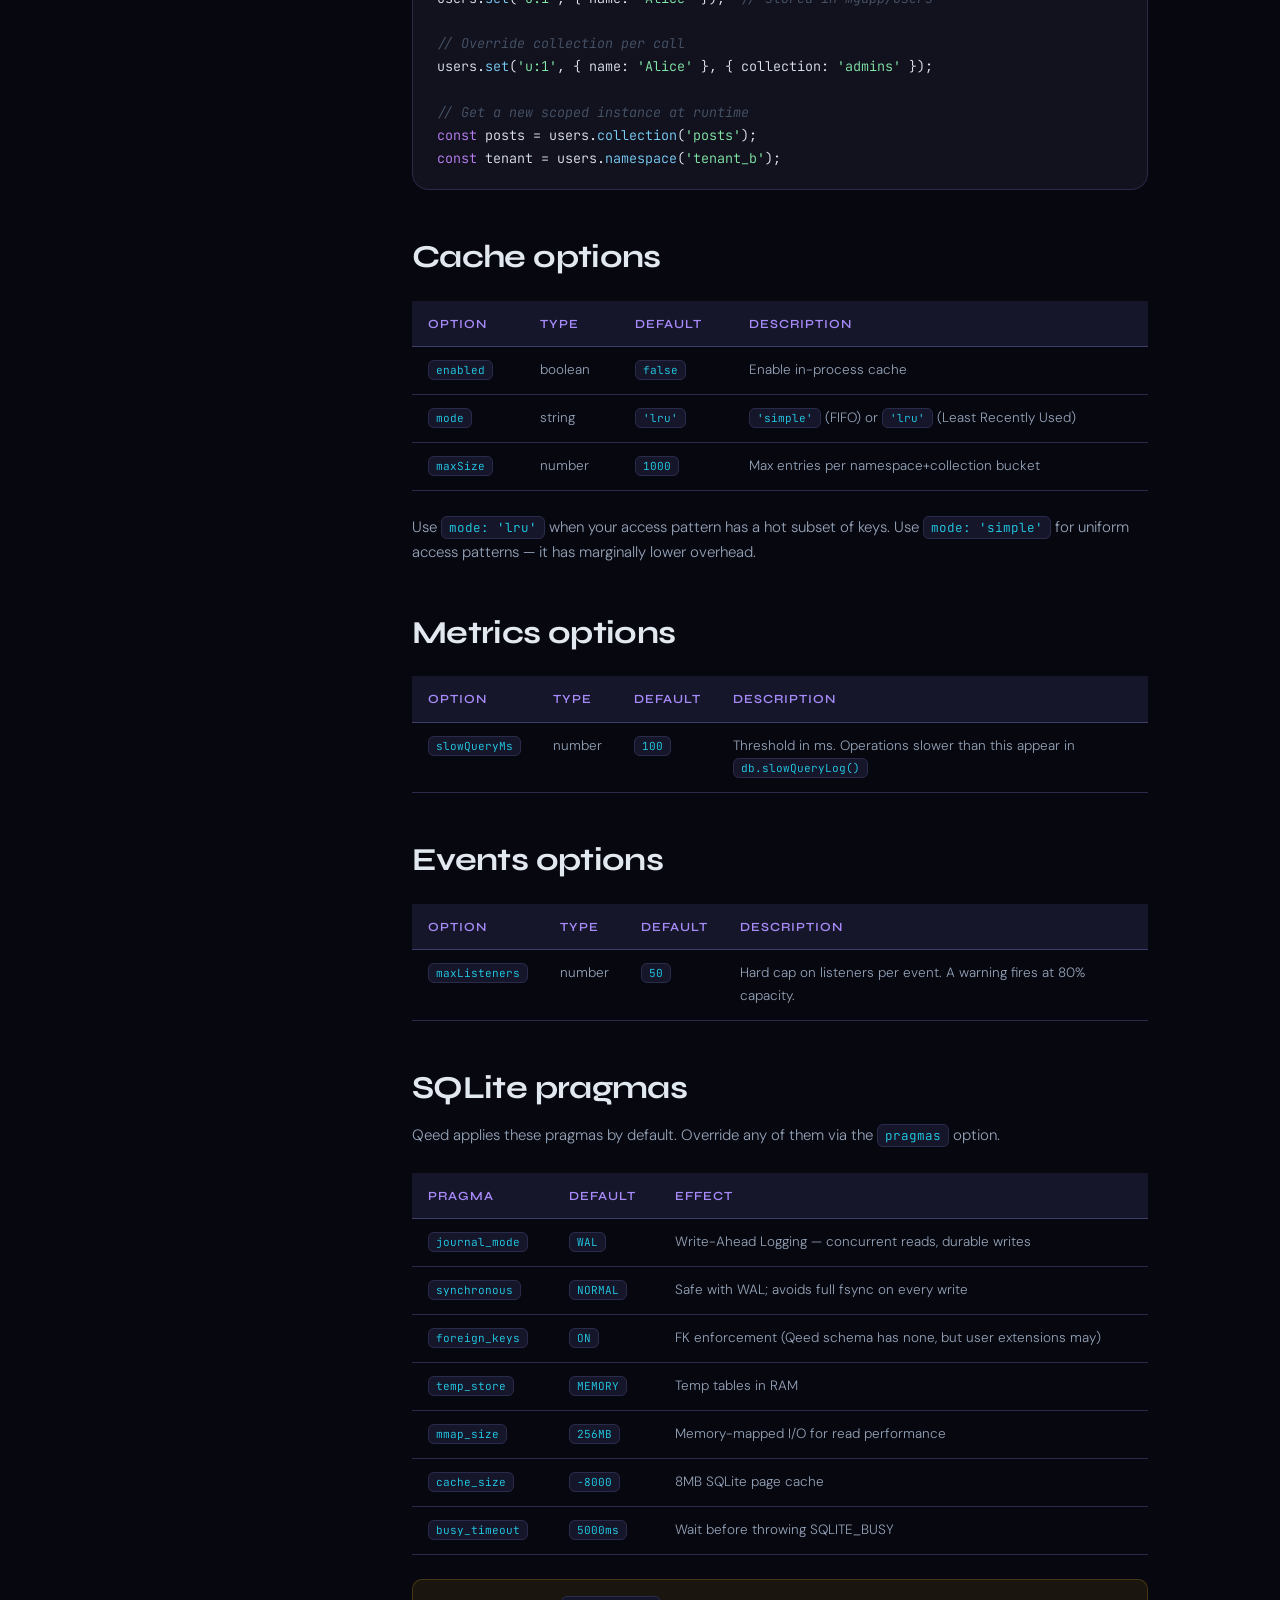
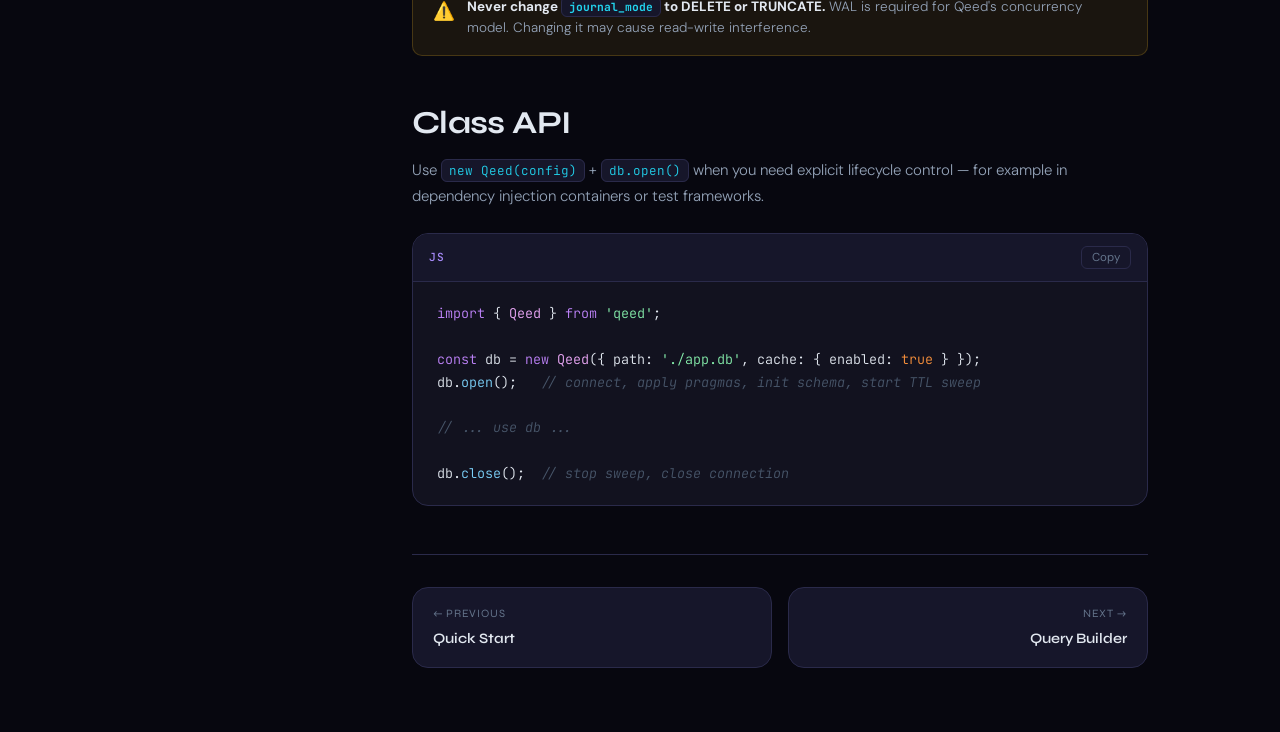
<file: pages/configuration.html>
<!DOCTYPE html>
<html lang="en">
<head>
  <meta charset="UTF-8"/><meta name="viewport" content="width=device-width,initial-scale=1.0"/>
  <title>Configuration — Qeed Docs</title>
  <link rel="icon" type="image/svg+xml" href="../favicon.svg"/>
  <link rel="stylesheet" href="../css/tokens.css"/>
  <link rel="stylesheet" href="../css/base.css"/>
  <link rel="stylesheet" href="../css/layout.css"/>
  <link rel="stylesheet" href="../css/components.css"/>
</head>
<body>

  <div class="progress-bar"></div>
  <header class="header">
    <button class="header-menu-btn">☰</button>
    <a class="header-logo" href="../index.html"><img class="header-logo-img" src="../logo.png" alt="Qeed" /><div><div class="header-logo-name">Qeed</div><div class="header-logo-version">v1.0.0</div></div></a>
    <div class="header-search-wrap"><span class="header-search-icon">⌕</span><input class="header-search" type="search" placeholder="Search docs… (⌘K)" autocomplete="off" /><div class="search-results"></div></div>
    <nav class="header-actions">
      <a class="header-github" href="https://github.com/mr-na3san/qeed" target="_blank" rel="noopener"><svg width="15" height="15" viewBox="0 0 16 16" fill="currentColor"><path d="M8 0C3.58 0 0 3.58 0 8c0 3.54 2.29 6.53 5.47 7.59.4.07.55-.17.55-.38 0-.19-.01-.82-.01-1.49-2.01.37-2.53-.49-2.69-.94-.09-.23-.48-.94-.82-1.13-.28-.15-.68-.52-.01-.53.63-.01 1.08.58 1.23.82.72 1.21 1.87.87 2.33.66.07-.52.28-.87.51-1.07-1.78-.2-3.64-.89-3.64-3.95 0-.87.31-1.59.82-2.15-.08-.2-.36-1.02.08-2.12 0 0 .67-.21 2.2.82.64-.18 1.32-.27 2-.27.68 0 1.36.09 2 .27 1.53-1.04 2.2-.82 2.2-.82.44 1.1.16 1.92.08 2.12.51.56.82 1.27.82 2.15 0 3.07-1.87 3.75-3.65 3.95.29.25.54.73.54 1.48 0 1.07-.01 1.93-.01 2.2 0 .21.15.46.55.38A8.013 8.013 0 0016 8c0-4.42-3.58-8-8-8z"/></svg>GitHub</a>
      <a class="header-npm" href="https://npmjs.com/package/qeed" target="_blank" rel="noopener"><svg width="28" height="10" viewBox="0 0 780 250" fill="#cb3837" xmlns="http://www.w3.org/2000/svg"><path d="M240 250V0H0v250h240zm-150-40V90h60v120h-60zM300 0v250h240V90h-60v120h-60V90h-60v160H300zm420 0H480v250h240V0zm-60 210h-60V90h-60v120h-60V40h180v170z"/></svg>NPM</a>
    </nav>
  </header>
<div class="shell">
  
  <nav class="sidebar">
    <div class="sidebar-section"><div class="sidebar-label">Getting Started</div>
      <a class="sidebar-link" href="../index.html">Home</a>
      <a class="sidebar-link" href="installation.html">Installation</a>
      <a class="sidebar-link" href="quickstart.html">Quick Start</a>
      <a class="sidebar-link active" href="configuration.html">Configuration</a>
    </div>
    <div class="sidebar-section"><div class="sidebar-label">API</div>
      <a class="sidebar-link" href="query.html">Query Builder</a>
      <a class="sidebar-link" href="transactions.html">Transactions</a>
      <a class="sidebar-link" href="cache.html">Cache System</a>
      <a class="sidebar-link" href="api.html">API Reference <span class="sidebar-badge">full</span></a>
    </div>
    <div class="sidebar-section"><div class="sidebar-label">Advanced</div>
      <a class="sidebar-link" href="advanced.html">Advanced Guide</a>
      <a class="sidebar-link" href="faq.html">FAQ</a>
    </div>
  </nav>
  <div class="sidebar-overlay"></div>
  <main class="main"><div class="content">

    <h1>Configuration</h1>
    <p>All configuration is passed as a plain object to <code>qeed()</code> or <code>new Qeed()</code>. Every field is optional except <code>path</code>.</p>

    <h2 id="factory">Full options reference</h2>
    <div class="code-block"><div class="code-header"><span class="code-lang">js</span><button class="copy-btn">Copy</button></div>
    <pre><code data-lang="js">const db = qeed({
  // Required
  path: './data.db',           // file path or ':memory:'

  // Scope defaults
  namespace:  'default',       // default namespace for this instance
  collection: 'default',       // default collection for this instance

  // TTL sweep
  sweepInterval: 60_000,       // ms between expired-record cleanup runs

  // Cache
  cache: {
    enabled:  false,           // off by default
    mode:     'lru',           // 'simple' | 'lru'
    maxSize:  1000,            // max entries per namespace+collection bucket
  },

  // Metrics
  metrics: {
    slowQueryMs: 100,          // ops slower than this appear in slowQueryLog()
  },

  // Event system
  events: {
    maxListeners: 50,          // per-event listener cap (default 50)
  },

  // SQLite PRAGMAs (override defaults)
  pragmas: {
    cache_size:   -8000,       // 8MB page cache (negative = KiB)
    busy_timeout:  5000,       // ms before SQLITE_BUSY error
    mmap_size:     268435456,  // 256MB memory-mapped I/O
    synchronous:  'NORMAL',    // FULL for max durability
  },

  // Open read-only (writes throw)
  readonly: false,
});</code></pre></div>

    <h2 id="namespace">namespace and collection</h2>
    <p>Setting <code>namespace</code> and <code>collection</code> at construction time creates a pre-scoped instance. All operations on that instance use those values as defaults — overridable per-call via the <code>collection</code> option.</p>
    <div class="code-block"><div class="code-header"><span class="code-lang">js</span><button class="copy-btn">Copy</button></div>
    <pre><code data-lang="js">const users = qeed({ path: './app.db', namespace: 'myapp', collection: 'users' });
users.set('u:1', { name: 'Alice' });  // stored in myapp/users

// Override collection per call
users.set('u:1', { name: 'Alice' }, { collection: 'admins' });

// Get a new scoped instance at runtime
const posts = users.collection('posts');
const tenant = users.namespace('tenant_b');</code></pre></div>

    <h2 id="cache-config">Cache options</h2>
    <table>
      <thead><tr><th>Option</th><th>Type</th><th>Default</th><th>Description</th></tr></thead>
      <tbody>
        <tr><td><code>enabled</code></td><td>boolean</td><td><code>false</code></td><td>Enable in-process cache</td></tr>
        <tr><td><code>mode</code></td><td>string</td><td><code>'lru'</code></td><td><code>'simple'</code> (FIFO) or <code>'lru'</code> (Least Recently Used)</td></tr>
        <tr><td><code>maxSize</code></td><td>number</td><td><code>1000</code></td><td>Max entries per namespace+collection bucket</td></tr>
      </tbody>
    </table>
    <p>Use <code>mode: 'lru'</code> when your access pattern has a hot subset of keys. Use <code>mode: 'simple'</code> for uniform access patterns — it has marginally lower overhead.</p>

    <h2 id="metrics-config">Metrics options</h2>
    <table>
      <thead><tr><th>Option</th><th>Type</th><th>Default</th><th>Description</th></tr></thead>
      <tbody>
        <tr><td><code>slowQueryMs</code></td><td>number</td><td><code>100</code></td><td>Threshold in ms. Operations slower than this appear in <code>db.slowQueryLog()</code></td></tr>
      </tbody>
    </table>

    <h2 id="events-config">Events options</h2>
    <table>
      <thead><tr><th>Option</th><th>Type</th><th>Default</th><th>Description</th></tr></thead>
      <tbody>
        <tr><td><code>maxListeners</code></td><td>number</td><td><code>50</code></td><td>Hard cap on listeners per event. A warning fires at 80% capacity.</td></tr>
      </tbody>
    </table>

    <h2 id="pragmas">SQLite pragmas</h2>
    <p>Qeed applies these pragmas by default. Override any of them via the <code>pragmas</code> option.</p>
    <table>
      <thead><tr><th>Pragma</th><th>Default</th><th>Effect</th></tr></thead>
      <tbody>
        <tr><td><code>journal_mode</code></td><td><code>WAL</code></td><td>Write-Ahead Logging — concurrent reads, durable writes</td></tr>
        <tr><td><code>synchronous</code></td><td><code>NORMAL</code></td><td>Safe with WAL; avoids full fsync on every write</td></tr>
        <tr><td><code>foreign_keys</code></td><td><code>ON</code></td><td>FK enforcement (Qeed schema has none, but user extensions may)</td></tr>
        <tr><td><code>temp_store</code></td><td><code>MEMORY</code></td><td>Temp tables in RAM</td></tr>
        <tr><td><code>mmap_size</code></td><td><code>256MB</code></td><td>Memory-mapped I/O for read performance</td></tr>
        <tr><td><code>cache_size</code></td><td><code>-8000</code></td><td>8MB SQLite page cache</td></tr>
        <tr><td><code>busy_timeout</code></td><td><code>5000ms</code></td><td>Wait before throwing SQLITE_BUSY</td></tr>
      </tbody>
    </table>

    <div class="notice warn"><span class="notice-icon">⚠️</span><div class="notice-body"><strong>Never change <code>journal_mode</code> to DELETE or TRUNCATE.</strong> WAL is required for Qeed's concurrency model. Changing it may cause read-write interference.</div></div>

    <h2 id="class">Class API</h2>
    <p>Use <code>new Qeed(config)</code> + <code>db.open()</code> when you need explicit lifecycle control — for example in dependency injection containers or test frameworks.</p>
    <div class="code-block"><div class="code-header"><span class="code-lang">js</span><button class="copy-btn">Copy</button></div>
    <pre><code data-lang="js">import { Qeed } from 'qeed';

const db = new Qeed({ path: './app.db', cache: { enabled: true } });
db.open();   // connect, apply pragmas, init schema, start TTL sweep

// ... use db ...

db.close();  // stop sweep, close connection</code></pre></div>


    <nav class="page-nav">
      <a class="page-nav-item" href="quickstart.html"><span class="page-nav-dir">← Previous</span><span class="page-nav-title">Quick Start</span></a>
      <a class="page-nav-item next" href="query.html"><span class="page-nav-dir">Next →</span><span class="page-nav-title">Query Builder</span></a>
    </nav>
  </div></main>
  
  <aside class="toc-float">
    <div class="toc-float-label">On this page</div>
    <a class="toc-float-link" href="#factory">Factory options</a>
    <a class="toc-float-link" href="#namespace">namespace / collection</a>
    <a class="toc-float-link" href="#cache-config">Cache options</a>
    <a class="toc-float-link" href="#metrics-config">Metrics options</a>
    <a class="toc-float-link" href="#events-config">Events options</a>
    <a class="toc-float-link" href="#pragmas">SQLite pragmas</a>
    <a class="toc-float-link" href="#class">Class API</a>
  </aside>
</div>
<script src="../js/shell.js"></script><script src="../js/app.js"></script>
</body></html>
</file>
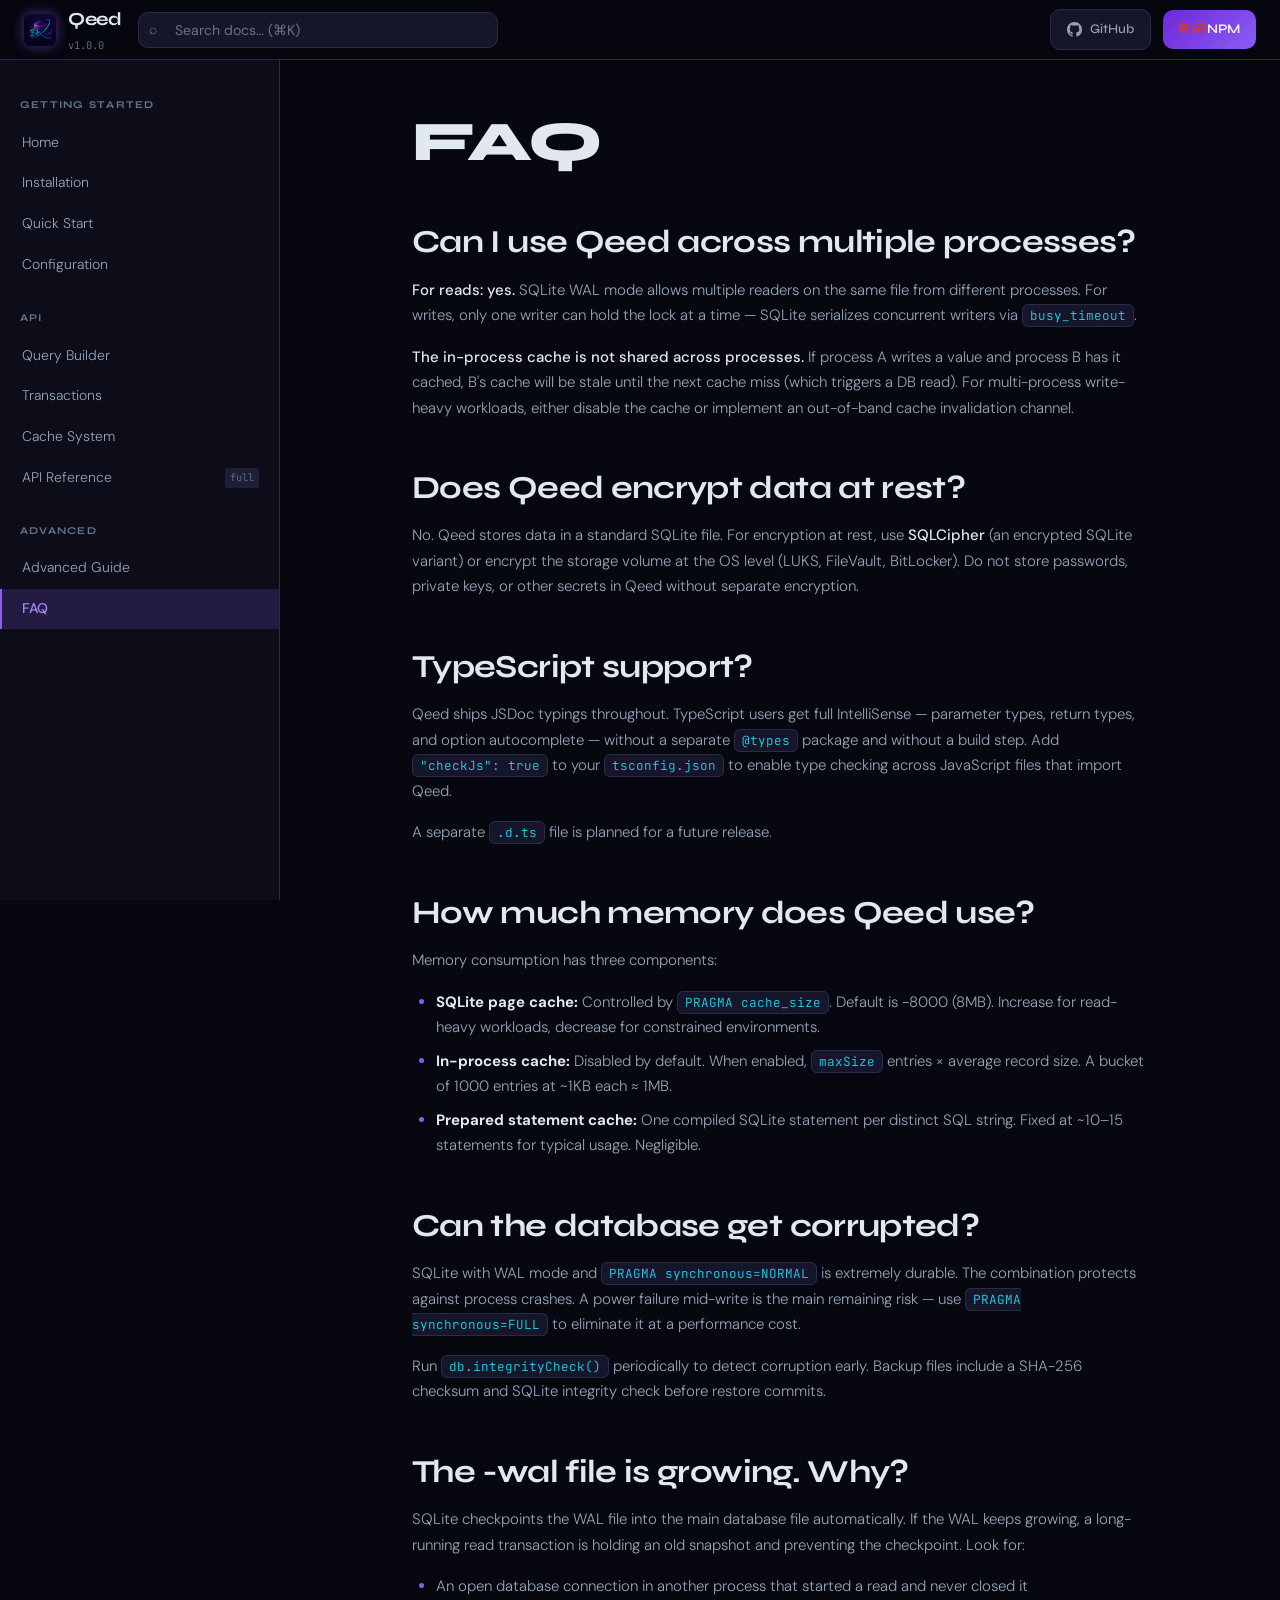
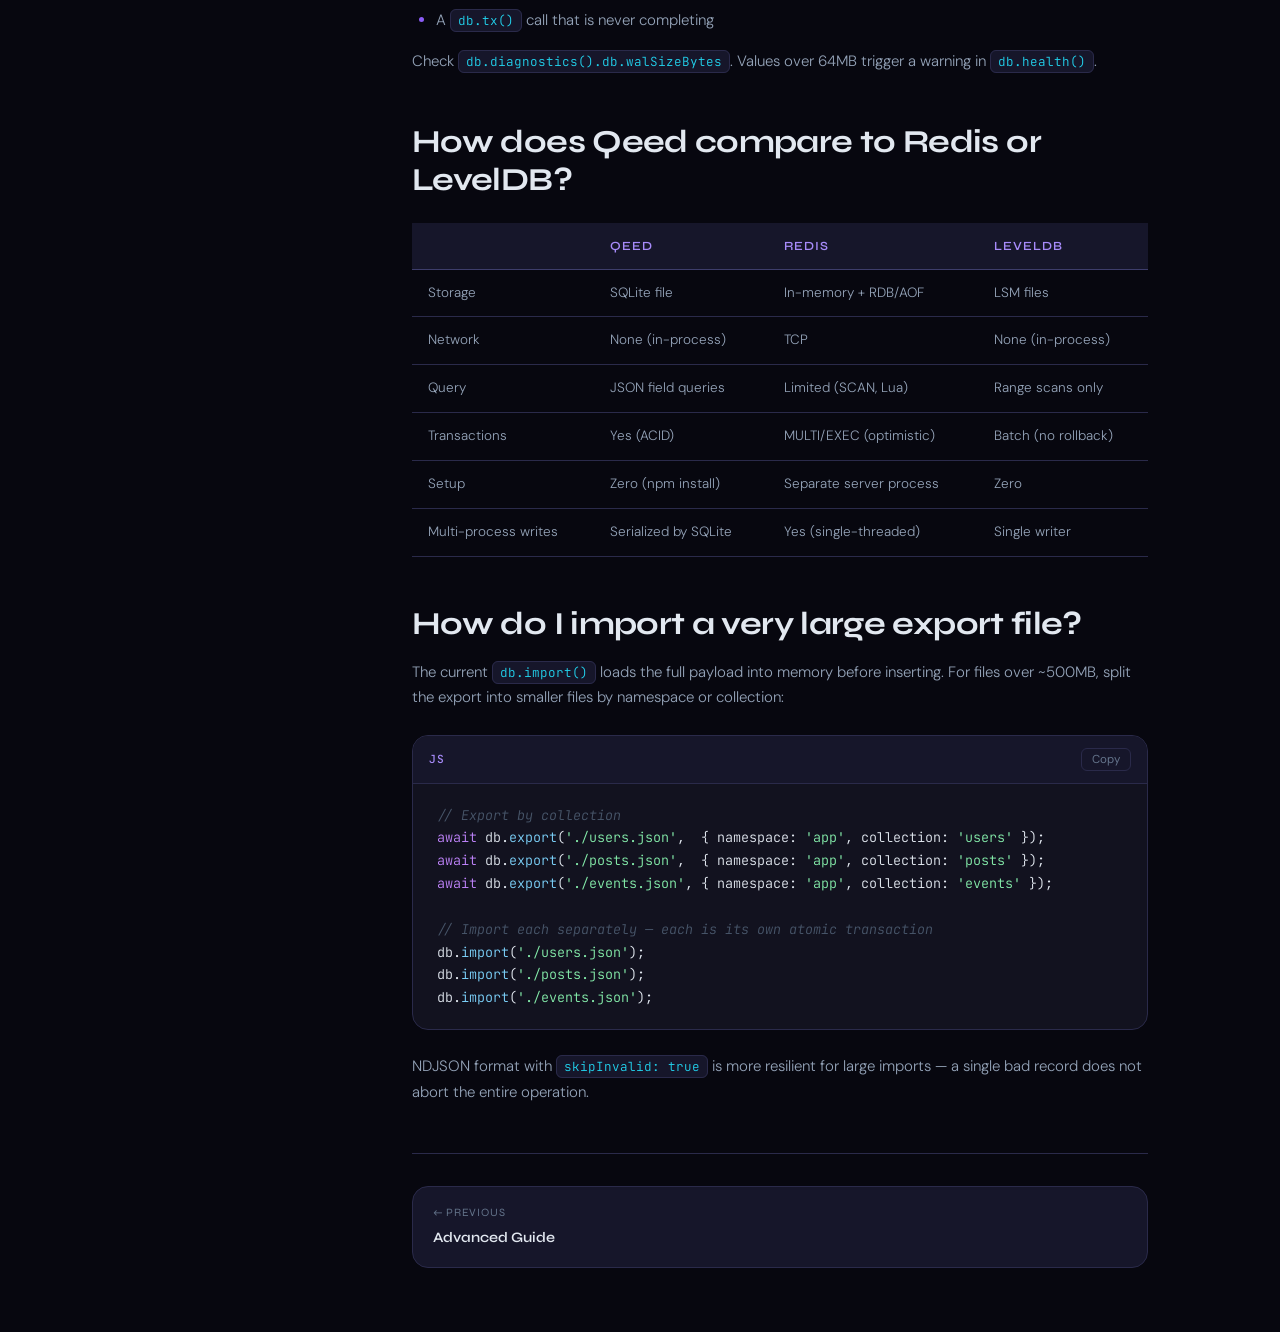
<file: pages/faq.html>
<!DOCTYPE html>
<html lang="en">
<head>
  <meta charset="UTF-8"/><meta name="viewport" content="width=device-width,initial-scale=1.0"/>
  <title>FAQ — Qeed Docs</title>
  <link rel="icon" type="image/svg+xml" href="../favicon.svg"/>
  <link rel="stylesheet" href="../css/tokens.css"/>
  <link rel="stylesheet" href="../css/base.css"/>
  <link rel="stylesheet" href="../css/layout.css"/>
  <link rel="stylesheet" href="../css/components.css"/>
</head>
<body>

  <div class="progress-bar"></div>
  <header class="header">
    <button class="header-menu-btn">☰</button>
    <a class="header-logo" href="../index.html"><img class="header-logo-img" src="../logo.png" alt="Qeed" /><div><div class="header-logo-name">Qeed</div><div class="header-logo-version">v1.0.0</div></div></a>
    <div class="header-search-wrap"><span class="header-search-icon">⌕</span><input class="header-search" type="search" placeholder="Search docs… (⌘K)" autocomplete="off" /><div class="search-results"></div></div>
    <nav class="header-actions">
      <a class="header-github" href="https://github.com/mr-na3san/qeed" target="_blank" rel="noopener"><svg width="15" height="15" viewBox="0 0 16 16" fill="currentColor"><path d="M8 0C3.58 0 0 3.58 0 8c0 3.54 2.29 6.53 5.47 7.59.4.07.55-.17.55-.38 0-.19-.01-.82-.01-1.49-2.01.37-2.53-.49-2.69-.94-.09-.23-.48-.94-.82-1.13-.28-.15-.68-.52-.01-.53.63-.01 1.08.58 1.23.82.72 1.21 1.87.87 2.33.66.07-.52.28-.87.51-1.07-1.78-.2-3.64-.89-3.64-3.95 0-.87.31-1.59.82-2.15-.08-.2-.36-1.02.08-2.12 0 0 .67-.21 2.2.82.64-.18 1.32-.27 2-.27.68 0 1.36.09 2 .27 1.53-1.04 2.2-.82 2.2-.82.44 1.1.16 1.92.08 2.12.51.56.82 1.27.82 2.15 0 3.07-1.87 3.75-3.65 3.95.29.25.54.73.54 1.48 0 1.07-.01 1.93-.01 2.2 0 .21.15.46.55.38A8.013 8.013 0 0016 8c0-4.42-3.58-8-8-8z"/></svg>GitHub</a>
      <a class="header-npm" href="https://npmjs.com/package/qeed" target="_blank" rel="noopener"><svg width="28" height="10" viewBox="0 0 780 250" fill="#cb3837" xmlns="http://www.w3.org/2000/svg"><path d="M240 250V0H0v250h240zm-150-40V90h60v120h-60zM300 0v250h240V90h-60v120h-60V90h-60v160H300zm420 0H480v250h240V0zm-60 210h-60V90h-60v120h-60V40h180v170z"/></svg>NPM</a>
    </nav>
  </header>
<div class="shell">
  
  <nav class="sidebar">
    <div class="sidebar-section"><div class="sidebar-label">Getting Started</div>
      <a class="sidebar-link" href="../index.html">Home</a>
      <a class="sidebar-link" href="installation.html">Installation</a>
      <a class="sidebar-link" href="quickstart.html">Quick Start</a>
      <a class="sidebar-link" href="configuration.html">Configuration</a>
    </div>
    <div class="sidebar-section"><div class="sidebar-label">API</div>
      <a class="sidebar-link" href="query.html">Query Builder</a>
      <a class="sidebar-link" href="transactions.html">Transactions</a>
      <a class="sidebar-link" href="cache.html">Cache System</a>
      <a class="sidebar-link" href="api.html">API Reference <span class="sidebar-badge">full</span></a>
    </div>
    <div class="sidebar-section"><div class="sidebar-label">Advanced</div>
      <a class="sidebar-link" href="advanced.html">Advanced Guide</a>
      <a class="sidebar-link active" href="faq.html">FAQ</a>
    </div>
  </nav>
  <div class="sidebar-overlay"></div>
  <main class="main"><div class="content">

    <h1>FAQ</h1>

    <h2 id="multi-process">Can I use Qeed across multiple processes?</h2>
    <p><strong>For reads: yes.</strong> SQLite WAL mode allows multiple readers on the same file from different processes. For writes, only one writer can hold the lock at a time — SQLite serializes concurrent writers via <code>busy_timeout</code>.</p>
    <p><strong>The in-process cache is not shared across processes.</strong> If process A writes a value and process B has it cached, B's cache will be stale until the next cache miss (which triggers a DB read). For multi-process write-heavy workloads, either disable the cache or implement an out-of-band cache invalidation channel.</p>

    <h2 id="encryption">Does Qeed encrypt data at rest?</h2>
    <p>No. Qeed stores data in a standard SQLite file. For encryption at rest, use <strong>SQLCipher</strong> (an encrypted SQLite variant) or encrypt the storage volume at the OS level (LUKS, FileVault, BitLocker). Do not store passwords, private keys, or other secrets in Qeed without separate encryption.</p>

    <h2 id="typescript">TypeScript support?</h2>
    <p>Qeed ships JSDoc typings throughout. TypeScript users get full IntelliSense — parameter types, return types, and option autocomplete — without a separate <code>@types</code> package and without a build step. Add <code>"checkJs": true</code> to your <code>tsconfig.json</code> to enable type checking across JavaScript files that import Qeed.</p>
    <p>A separate <code>.d.ts</code> file is planned for a future release.</p>

    <h2 id="memory">How much memory does Qeed use?</h2>
    <p>Memory consumption has three components:</p>
    <ul>
      <li><strong>SQLite page cache:</strong> Controlled by <code>PRAGMA cache_size</code>. Default is -8000 (8MB). Increase for read-heavy workloads, decrease for constrained environments.</li>
      <li><strong>In-process cache:</strong> Disabled by default. When enabled, <code>maxSize</code> entries × average record size. A bucket of 1000 entries at ~1KB each ≈ 1MB.</li>
      <li><strong>Prepared statement cache:</strong> One compiled SQLite statement per distinct SQL string. Fixed at ~10–15 statements for typical usage. Negligible.</li>
    </ul>

    <h2 id="corruption">Can the database get corrupted?</h2>
    <p>SQLite with WAL mode and <code>PRAGMA synchronous=NORMAL</code> is extremely durable. The combination protects against process crashes. A power failure mid-write is the main remaining risk — use <code>PRAGMA synchronous=FULL</code> to eliminate it at a performance cost.</p>
    <p>Run <code>db.integrityCheck()</code> periodically to detect corruption early. Backup files include a SHA-256 checksum and SQLite integrity check before restore commits.</p>

    <h2 id="wal-size">The -wal file is growing. Why?</h2>
    <p>SQLite checkpoints the WAL file into the main database file automatically. If the WAL keeps growing, a long-running read transaction is holding an old snapshot and preventing the checkpoint. Look for:</p>
    <ul>
      <li>An open database connection in another process that started a read and never closed it</li>
      <li>A <code>db.tx()</code> call that is never completing</li>
    </ul>
    <p>Check <code>db.diagnostics().db.walSizeBytes</code>. Values over 64MB trigger a warning in <code>db.health()</code>.</p>

    <h2 id="vs-redis">How does Qeed compare to Redis or LevelDB?</h2>
    <table>
      <thead><tr><th></th><th>Qeed</th><th>Redis</th><th>LevelDB</th></tr></thead>
      <tbody>
        <tr><td>Storage</td><td>SQLite file</td><td>In-memory + RDB/AOF</td><td>LSM files</td></tr>
        <tr><td>Network</td><td>None (in-process)</td><td>TCP</td><td>None (in-process)</td></tr>
        <tr><td>Query</td><td>JSON field queries</td><td>Limited (SCAN, Lua)</td><td>Range scans only</td></tr>
        <tr><td>Transactions</td><td>Yes (ACID)</td><td>MULTI/EXEC (optimistic)</td><td>Batch (no rollback)</td></tr>
        <tr><td>Setup</td><td>Zero (npm install)</td><td>Separate server process</td><td>Zero</td></tr>
        <tr><td>Multi-process writes</td><td>Serialized by SQLite</td><td>Yes (single-threaded)</td><td>Single writer</td></tr>
      </tbody>
    </table>

    <h2 id="import-large">How do I import a very large export file?</h2>
    <p>The current <code>db.import()</code> loads the full payload into memory before inserting. For files over ~500MB, split the export into smaller files by namespace or collection:</p>
    <div class="code-block"><div class="code-header"><span class="code-lang">js</span><button class="copy-btn">Copy</button></div>
    <pre><code data-lang="js">// Export by collection
await db.export('./users.json',  { namespace: 'app', collection: 'users' });
await db.export('./posts.json',  { namespace: 'app', collection: 'posts' });
await db.export('./events.json', { namespace: 'app', collection: 'events' });

// Import each separately — each is its own atomic transaction
db.import('./users.json');
db.import('./posts.json');
db.import('./events.json');</code></pre></div>

    <p>NDJSON format with <code>skipInvalid: true</code> is more resilient for large imports — a single bad record does not abort the entire operation.</p>


    <nav class="page-nav">
      <a class="page-nav-item" href="advanced.html"><span class="page-nav-dir">← Previous</span><span class="page-nav-title">Advanced Guide</span></a>
      
    </nav>
  </div></main>
  
  <aside class="toc-float">
    <div class="toc-float-label">On this page</div>
    <a class="toc-float-link" href="#multi-process">Multi-process?</a>
    <a class="toc-float-link" href="#encryption">Encryption?</a>
    <a class="toc-float-link" href="#typescript">TypeScript?</a>
    <a class="toc-float-link" href="#memory">Memory usage?</a>
    <a class="toc-float-link" href="#corruption">Corruption?</a>
    <a class="toc-float-link" href="#wal-size">Large WAL file?</a>
    <a class="toc-float-link" href="#vs-redis">vs Redis / LevelDB?</a>
    <a class="toc-float-link" href="#import-large">Large imports?</a>
  </aside>
</div>
<script src="../js/shell.js"></script><script src="../js/app.js"></script>
</body></html>
</file>
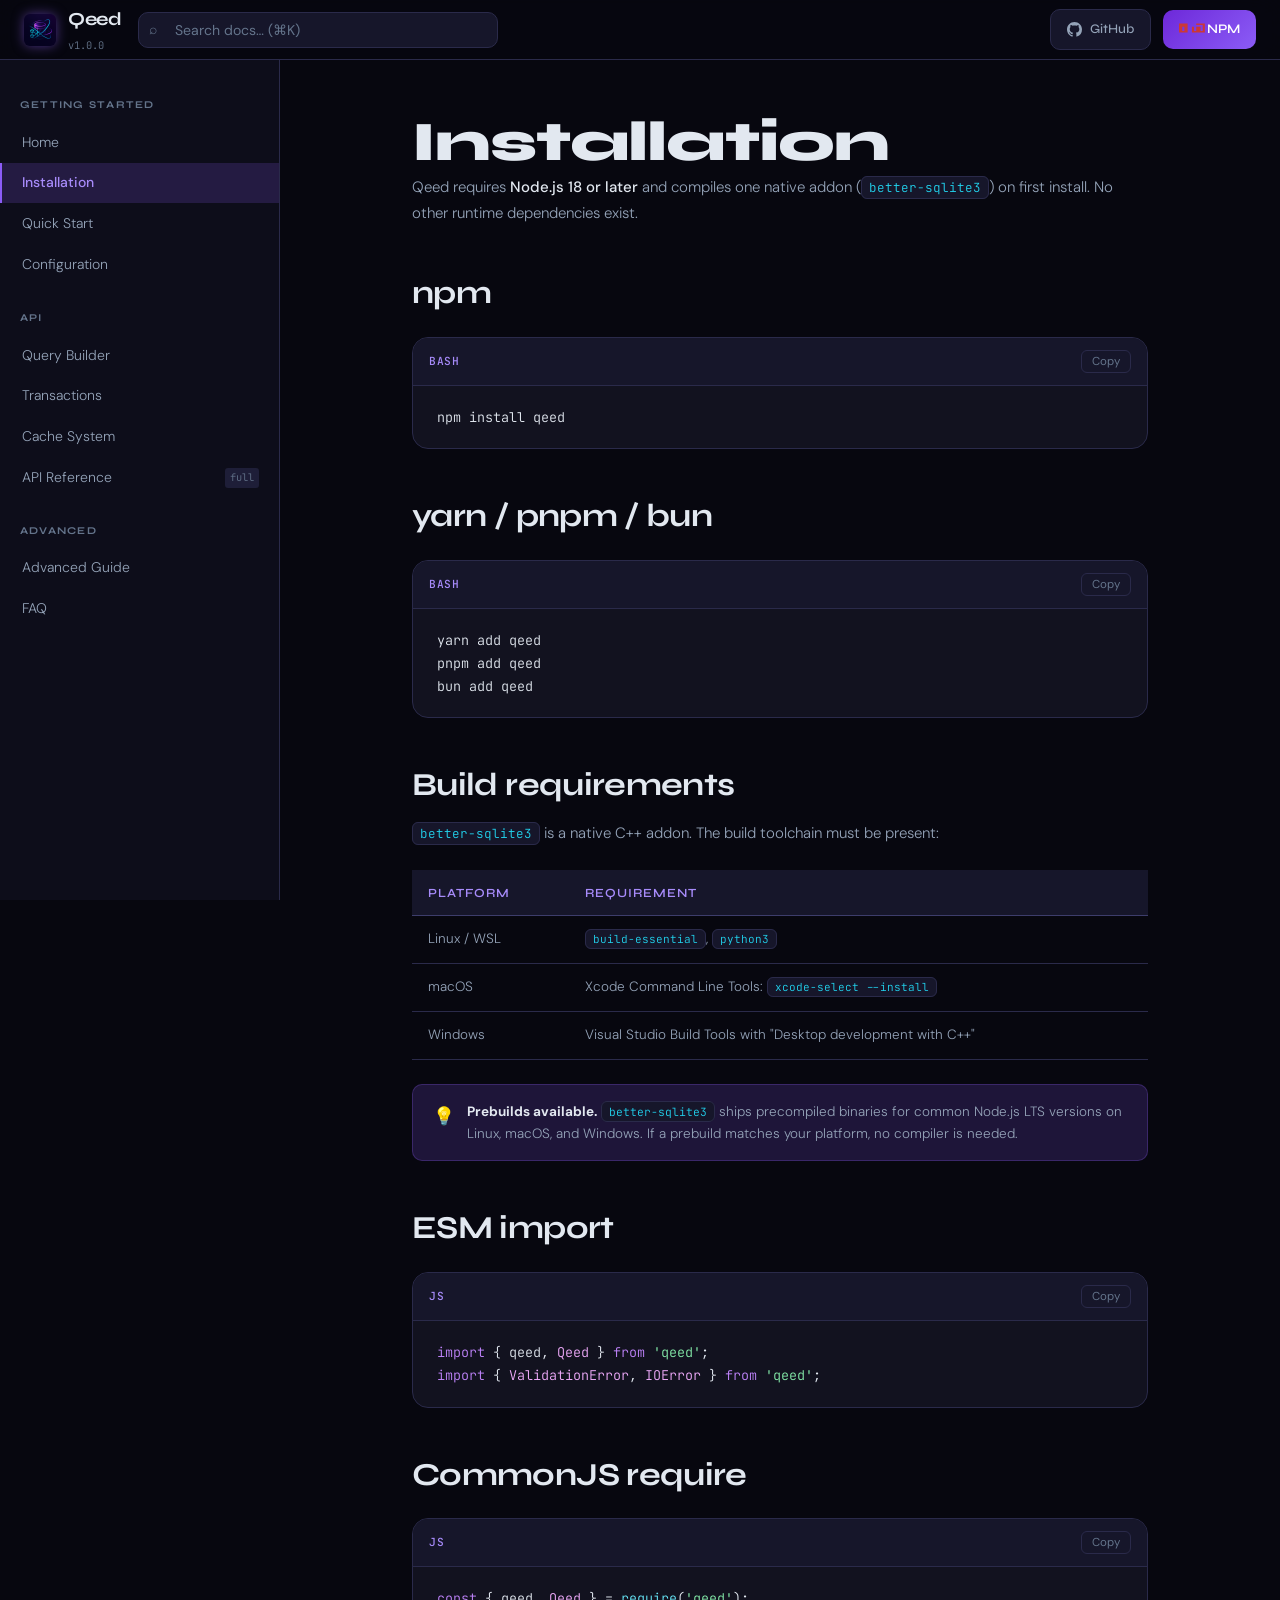
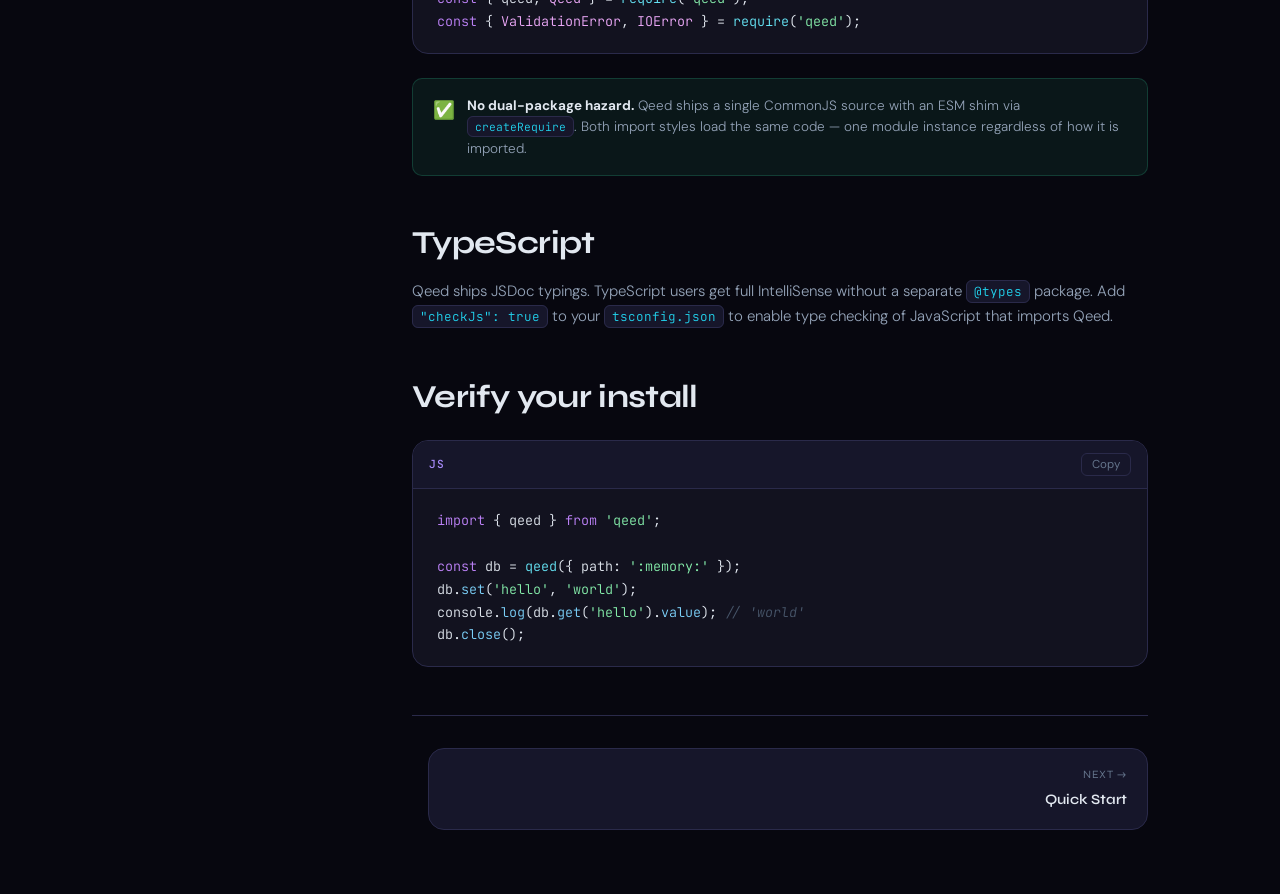
<file: pages/installation.html>
<!DOCTYPE html>
<html lang="en">
<head>
  <meta charset="UTF-8" /><meta name="viewport" content="width=device-width,initial-scale=1.0" />
  <title>Installation — Qeed Docs</title>
  <link rel="icon" type="image/svg+xml" href="../favicon.svg" />
  <link rel="stylesheet" href="../css/tokens.css" /><link rel="stylesheet" href="../css/base.css" />
  <link rel="stylesheet" href="../css/layout.css" /><link rel="stylesheet" href="../css/components.css" />
</head>
<body>
<div class="progress-bar"></div>
<header class="header">
  <button class="header-menu-btn">☰</button>
  <a class="header-logo" href="../index.html"><img class="header-logo-img" src="../logo.png" alt="Qeed" /><div><div class="header-logo-name">Qeed</div><div class="header-logo-version">v1.0.0</div></div></a>
  <div class="header-search-wrap"><span class="header-search-icon">⌕</span><input class="header-search" type="search" placeholder="Search docs… (⌘K)" autocomplete="off" /><div class="search-results"></div></div>
  <nav class="header-actions">
    <a class="header-github" href="https://github.com/mr-na3san/qeed" target="_blank" rel="noopener"><svg width="15" height="15" viewBox="0 0 16 16" fill="currentColor"><path d="M8 0C3.58 0 0 3.58 0 8c0 3.54 2.29 6.53 5.47 7.59.4.07.55-.17.55-.38 0-.19-.01-.82-.01-1.49-2.01.37-2.53-.49-2.69-.94-.09-.23-.48-.94-.82-1.13-.28-.15-.68-.52-.01-.53.63-.01 1.08.58 1.23.82.72 1.21 1.87.87 2.33.66.07-.52.28-.87.51-1.07-1.78-.2-3.64-.89-3.64-3.95 0-.87.31-1.59.82-2.15-.08-.2-.36-1.02.08-2.12 0 0 .67-.21 2.2.82.64-.18 1.32-.27 2-.27.68 0 1.36.09 2 .27 1.53-1.04 2.2-.82 2.2-.82.44 1.1.16 1.92.08 2.12.51.56.82 1.27.82 2.15 0 3.07-1.87 3.75-3.65 3.95.29.25.54.73.54 1.48 0 1.07-.01 1.93-.01 2.2 0 .21.15.46.55.38A8.013 8.013 0 0016 8c0-4.42-3.58-8-8-8z"/></svg>GitHub</a>
    <a class="header-npm" href="https://npmjs.com/package/qeed" target="_blank" rel="noopener"><svg width="28" height="10" viewBox="0 0 780 250" fill="#cb3837" xmlns="http://www.w3.org/2000/svg"><path d="M240 250V0H0v250h240zm-150-40V90h60v120h-60zM300 0v250h240V90h-60v120h-60V90h-60v160H300zm420 0H480v250h240V0zm-60 210h-60V90h-60v120h-60V40h180v170z"/></svg>NPM</a>
  </nav>
</header>
<div class="shell">
  <nav class="sidebar">
    <div class="sidebar-section"><div class="sidebar-label">Getting Started</div>
      <a class="sidebar-link" href="../index.html">Home</a>
      <a class="sidebar-link active" href="installation.html">Installation</a>
      <a class="sidebar-link" href="quickstart.html">Quick Start</a>
      <a class="sidebar-link" href="configuration.html">Configuration</a>
    </div>
    <div class="sidebar-section"><div class="sidebar-label">API</div>
      <a class="sidebar-link" href="query.html">Query Builder</a>
      <a class="sidebar-link" href="transactions.html">Transactions</a>
      <a class="sidebar-link" href="cache.html">Cache System</a>
      <a class="sidebar-link" href="api.html">API Reference <span class="sidebar-badge">full</span></a>
    </div>
    <div class="sidebar-section"><div class="sidebar-label">Advanced</div>
      <a class="sidebar-link" href="advanced.html">Advanced Guide</a>
      <a class="sidebar-link" href="faq.html">FAQ</a>
    </div>
  </nav>
  <div class="sidebar-overlay"></div>
  <main class="main"><div class="content">

    <h1>Installation</h1>
    <p>Qeed requires <strong>Node.js 18 or later</strong> and compiles one native addon (<code>better-sqlite3</code>) on first install. No other runtime dependencies exist.</p>

    <h2 id="npm">npm</h2>
    <div class="code-block"><div class="code-header"><span class="code-lang">bash</span><button class="copy-btn">Copy</button></div>
    <pre><code data-lang="js">npm install qeed</code></pre></div>

    <h2 id="other-managers">yarn / pnpm / bun</h2>
    <div class="code-block"><div class="code-header"><span class="code-lang">bash</span><button class="copy-btn">Copy</button></div>
    <pre><code data-lang="js">yarn add qeed
pnpm add qeed
bun add qeed</code></pre></div>

    <h2 id="requirements">Build requirements</h2>
    <p><code>better-sqlite3</code> is a native C++ addon. The build toolchain must be present:</p>
    <table>
      <thead><tr><th>Platform</th><th>Requirement</th></tr></thead>
      <tbody>
        <tr><td>Linux / WSL</td><td><code>build-essential</code>, <code>python3</code></td></tr>
        <tr><td>macOS</td><td>Xcode Command Line Tools: <code>xcode-select --install</code></td></tr>
        <tr><td>Windows</td><td>Visual Studio Build Tools with "Desktop development with C++"</td></tr>
      </tbody>
    </table>
    <div class="notice info"><span class="notice-icon">💡</span><div class="notice-body"><strong>Prebuilds available.</strong> <code>better-sqlite3</code> ships precompiled binaries for common Node.js LTS versions on Linux, macOS, and Windows. If a prebuild matches your platform, no compiler is needed.</div></div>

    <h2 id="esm">ESM import</h2>
    <div class="code-block"><div class="code-header"><span class="code-lang">js</span><button class="copy-btn">Copy</button></div>
    <pre><code data-lang="js">import { qeed, Qeed } from 'qeed';
import { ValidationError, IOError } from 'qeed';</code></pre></div>

    <h2 id="cjs">CommonJS require</h2>
    <div class="code-block"><div class="code-header"><span class="code-lang">js</span><button class="copy-btn">Copy</button></div>
    <pre><code data-lang="js">const { qeed, Qeed } = require('qeed');
const { ValidationError, IOError } = require('qeed');</code></pre></div>

    <div class="notice tip"><span class="notice-icon">✅</span><div class="notice-body"><strong>No dual-package hazard.</strong> Qeed ships a single CommonJS source with an ESM shim via <code>createRequire</code>. Both import styles load the same code — one module instance regardless of how it is imported.</div></div>

    <h2 id="typescript">TypeScript</h2>
    <p>Qeed ships JSDoc typings. TypeScript users get full IntelliSense without a separate <code>@types</code> package. Add <code>"checkJs": true</code> to your <code>tsconfig.json</code> to enable type checking of JavaScript that imports Qeed.</p>

    <h2 id="verify">Verify your install</h2>
    <div class="code-block"><div class="code-header"><span class="code-lang">js</span><button class="copy-btn">Copy</button></div>
    <pre><code data-lang="js">import { qeed } from 'qeed';

const db = qeed({ path: ':memory:' });
db.set('hello', 'world');
console.log(db.get('hello').value); // 'world'
db.close();</code></pre></div>

    <nav class="page-nav">
      <div></div>
      <a class="page-nav-item next" href="quickstart.html"><span class="page-nav-dir">Next →</span><span class="page-nav-title">Quick Start</span></a>
    </nav>
  </div></main>

  <aside class="toc-float">
    <div class="toc-float-label">On this page</div>
    <a class="toc-float-link" href="#npm">npm</a>
    <a class="toc-float-link" href="#other-managers">Other managers</a>
    <a class="toc-float-link" href="#requirements">Build requirements</a>
    <a class="toc-float-link" href="#esm">ESM import</a>
    <a class="toc-float-link" href="#cjs">CommonJS require</a>
    <a class="toc-float-link" href="#typescript">TypeScript</a>
    <a class="toc-float-link" href="#verify">Verify install</a>
  </aside>
</div>
<script src="../js/shell.js"></script><script src="../js/app.js"></script>
</body></html>
</file>
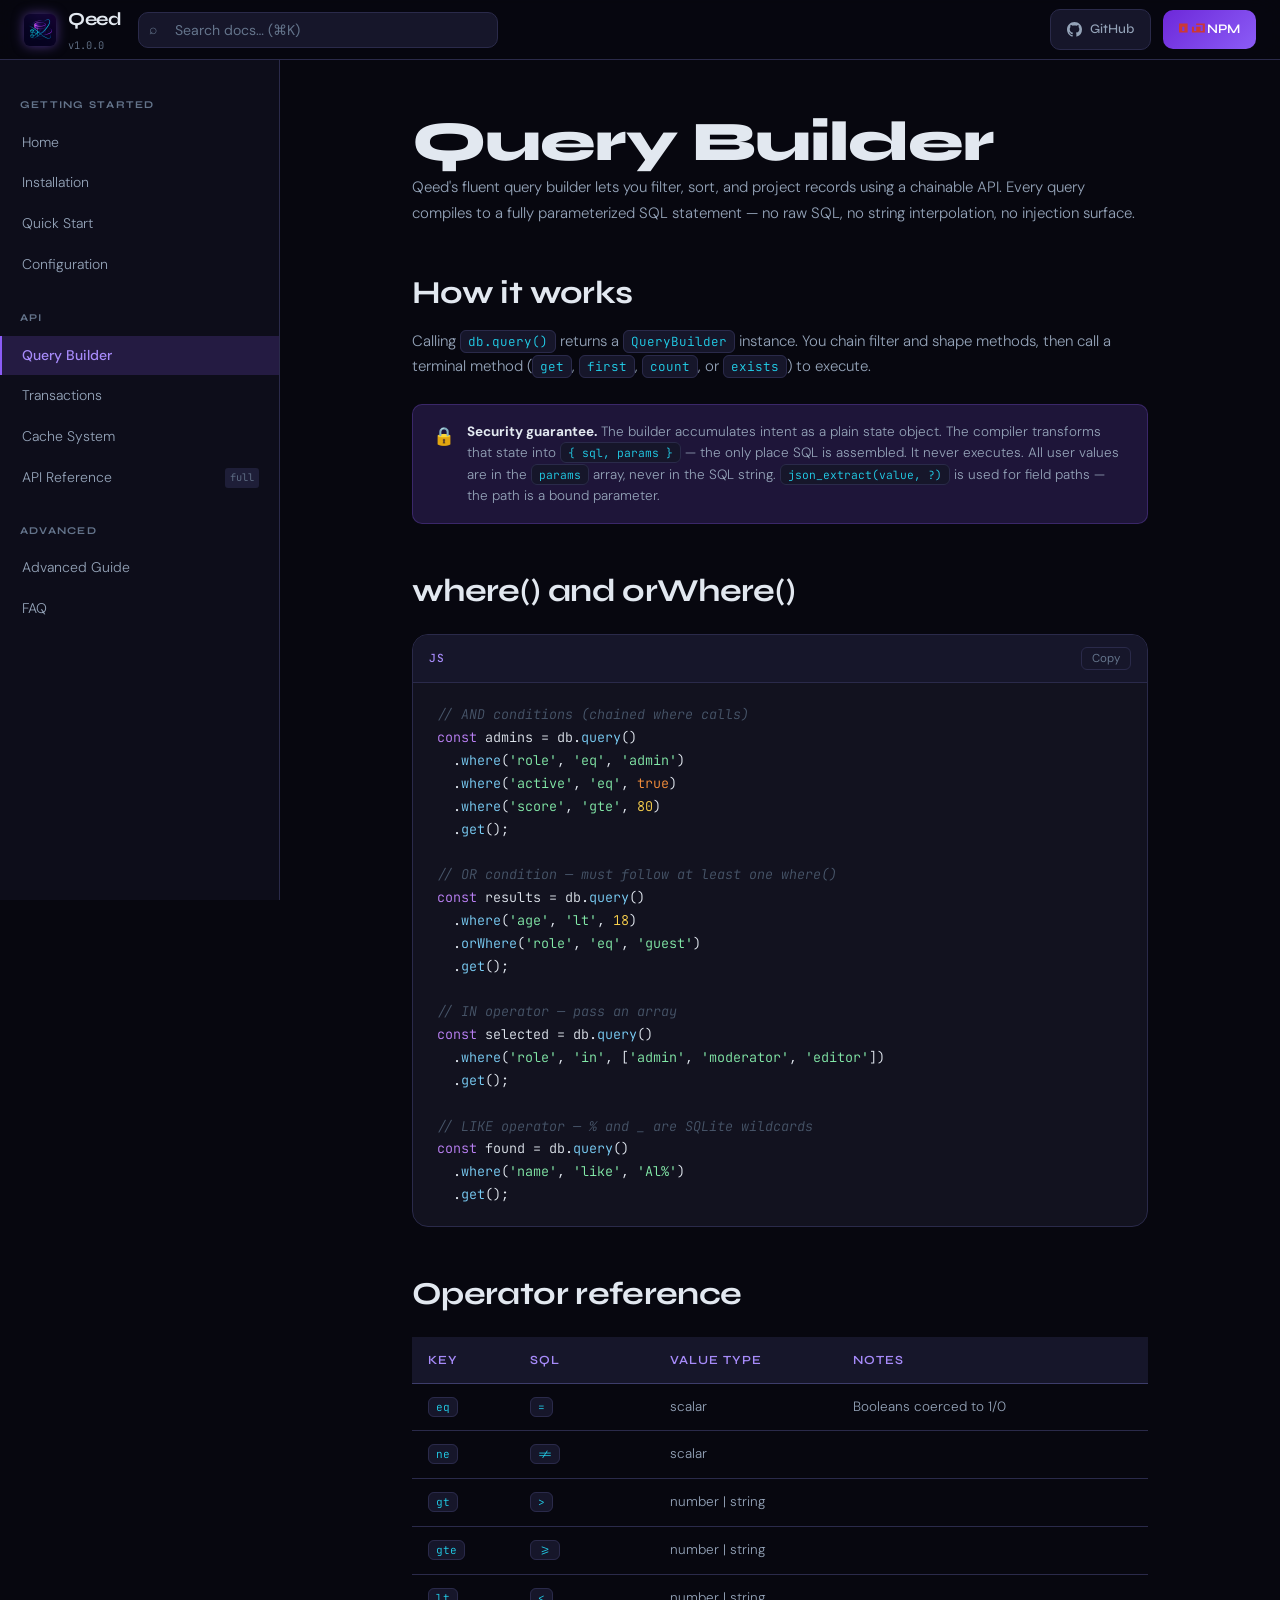
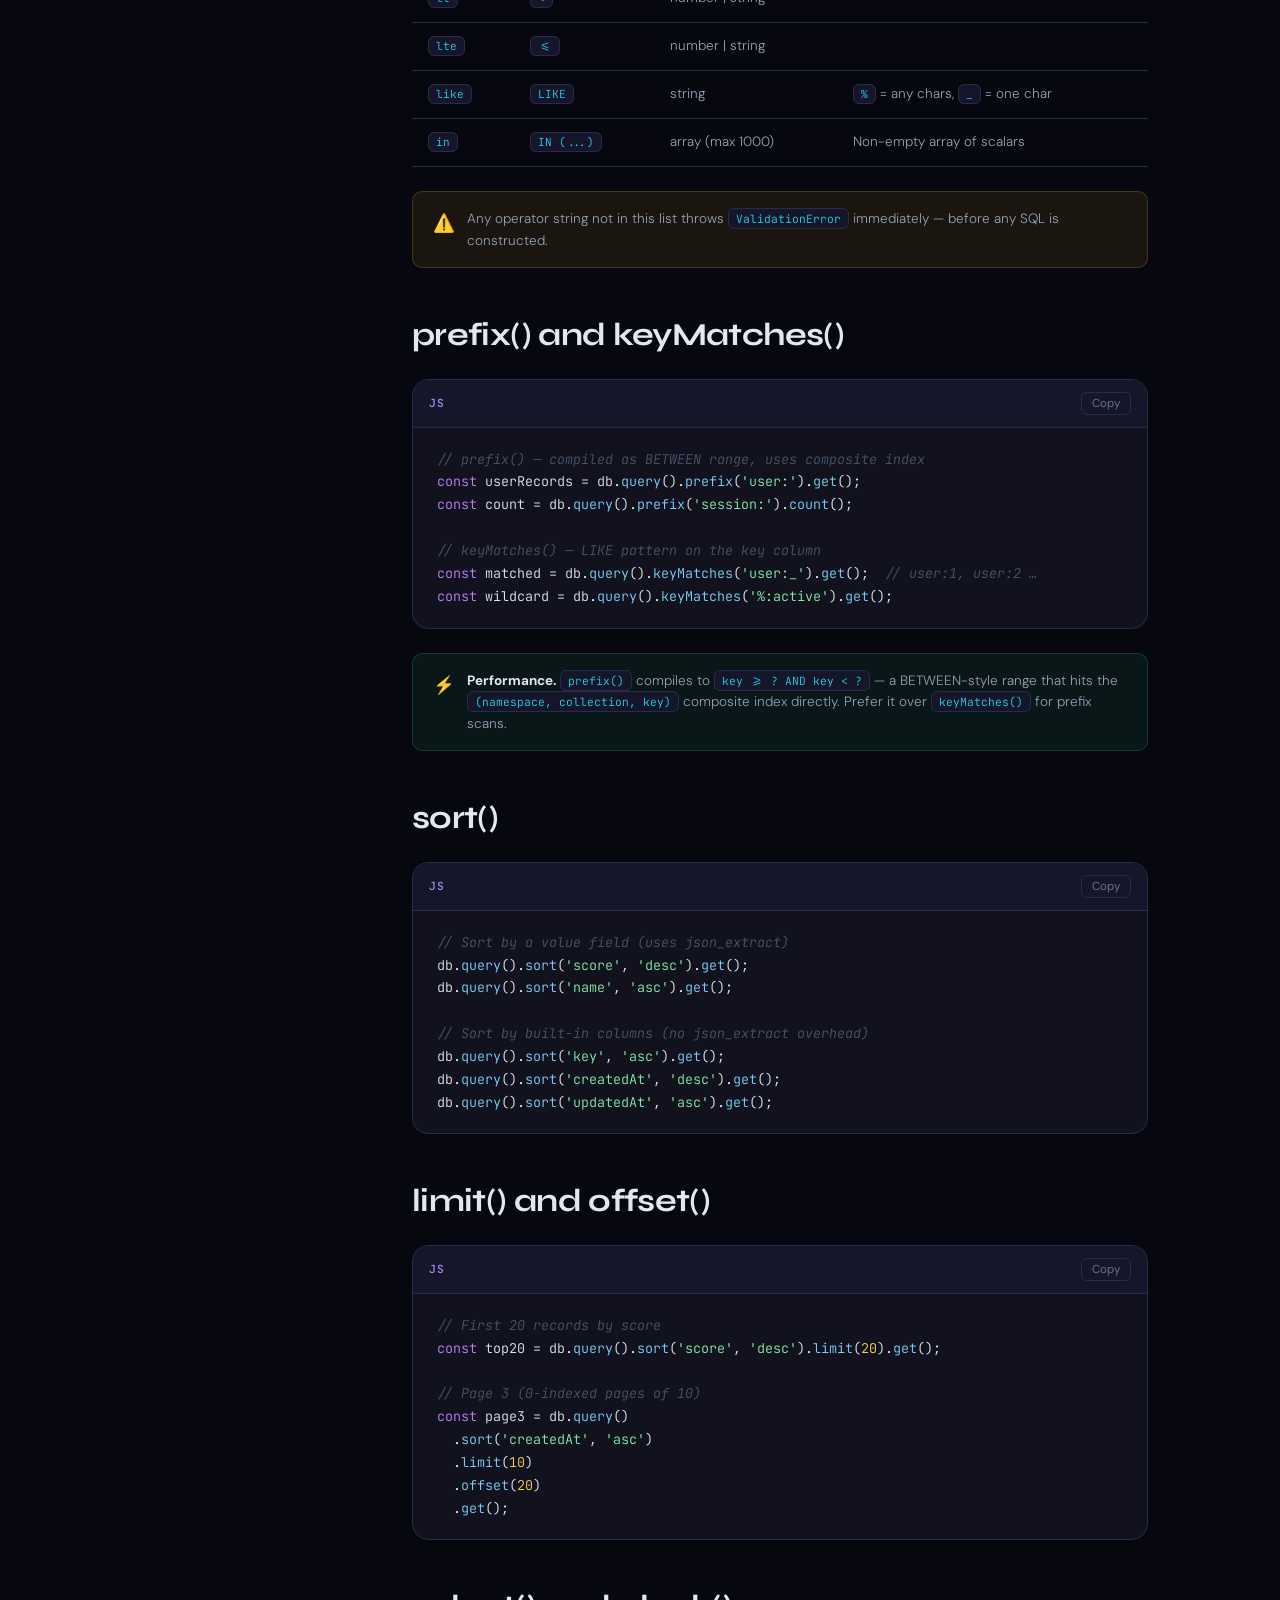
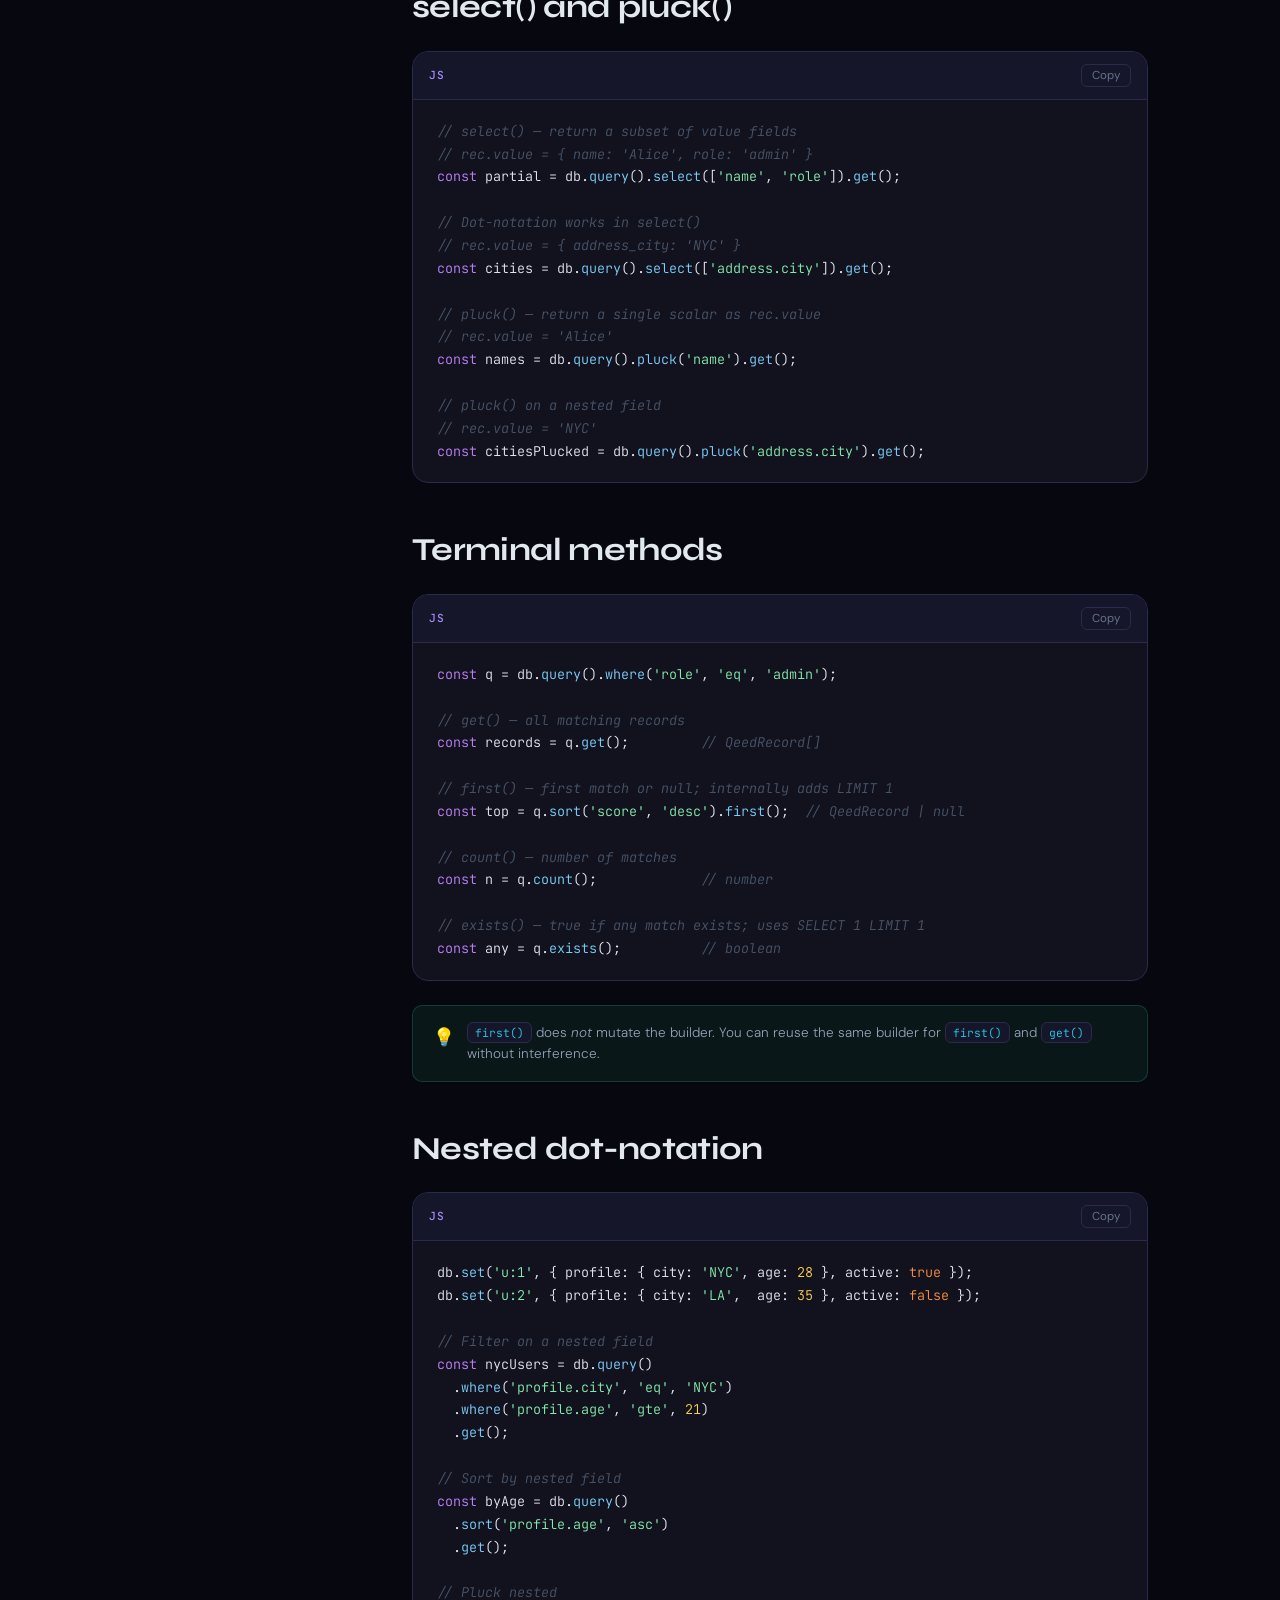
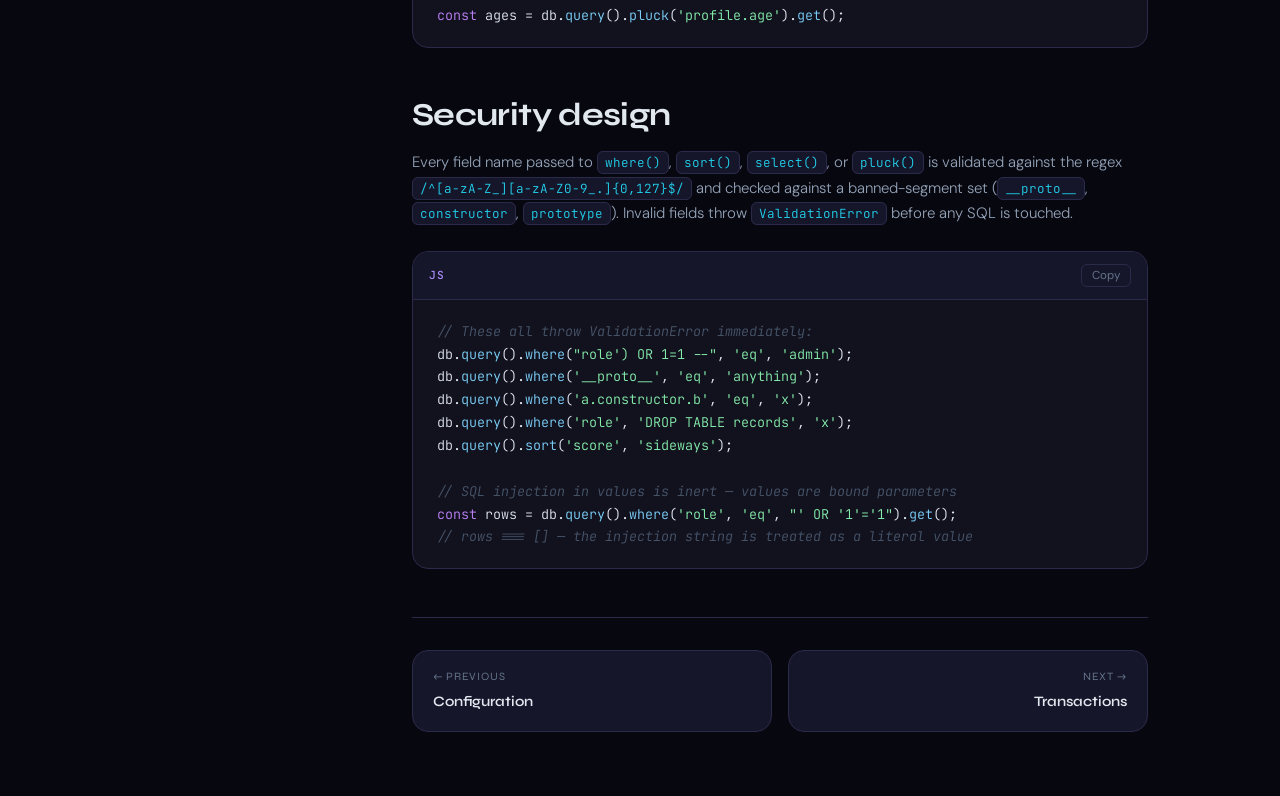
<file: pages/query.html>
<!DOCTYPE html>
<html lang="en">
<head>
  <meta charset="UTF-8"/><meta name="viewport" content="width=device-width,initial-scale=1.0"/>
  <title>Query Builder — Qeed Docs</title>
  <link rel="icon" type="image/svg+xml" href="../favicon.svg"/>
  <link rel="stylesheet" href="../css/tokens.css"/>
  <link rel="stylesheet" href="../css/base.css"/>
  <link rel="stylesheet" href="../css/layout.css"/>
  <link rel="stylesheet" href="../css/components.css"/>
</head>
<body>

  <div class="progress-bar"></div>
  <header class="header">
    <button class="header-menu-btn">☰</button>
    <a class="header-logo" href="../index.html"><img class="header-logo-img" src="../logo.png" alt="Qeed" /><div><div class="header-logo-name">Qeed</div><div class="header-logo-version">v1.0.0</div></div></a>
    <div class="header-search-wrap"><span class="header-search-icon">⌕</span><input class="header-search" type="search" placeholder="Search docs… (⌘K)" autocomplete="off" /><div class="search-results"></div></div>
    <nav class="header-actions">
      <a class="header-github" href="https://github.com/mr-na3san/qeed" target="_blank" rel="noopener"><svg width="15" height="15" viewBox="0 0 16 16" fill="currentColor"><path d="M8 0C3.58 0 0 3.58 0 8c0 3.54 2.29 6.53 5.47 7.59.4.07.55-.17.55-.38 0-.19-.01-.82-.01-1.49-2.01.37-2.53-.49-2.69-.94-.09-.23-.48-.94-.82-1.13-.28-.15-.68-.52-.01-.53.63-.01 1.08.58 1.23.82.72 1.21 1.87.87 2.33.66.07-.52.28-.87.51-1.07-1.78-.2-3.64-.89-3.64-3.95 0-.87.31-1.59.82-2.15-.08-.2-.36-1.02.08-2.12 0 0 .67-.21 2.2.82.64-.18 1.32-.27 2-.27.68 0 1.36.09 2 .27 1.53-1.04 2.2-.82 2.2-.82.44 1.1.16 1.92.08 2.12.51.56.82 1.27.82 2.15 0 3.07-1.87 3.75-3.65 3.95.29.25.54.73.54 1.48 0 1.07-.01 1.93-.01 2.2 0 .21.15.46.55.38A8.013 8.013 0 0016 8c0-4.42-3.58-8-8-8z"/></svg>GitHub</a>
      <a class="header-npm" href="https://npmjs.com/package/qeed" target="_blank" rel="noopener"><svg width="28" height="10" viewBox="0 0 780 250" fill="#cb3837" xmlns="http://www.w3.org/2000/svg"><path d="M240 250V0H0v250h240zm-150-40V90h60v120h-60zM300 0v250h240V90h-60v120h-60V90h-60v160H300zm420 0H480v250h240V0zm-60 210h-60V90h-60v120h-60V40h180v170z"/></svg>NPM</a>
    </nav>
  </header>
<div class="shell">
  
  <nav class="sidebar">
    <div class="sidebar-section"><div class="sidebar-label">Getting Started</div>
      <a class="sidebar-link" href="../index.html">Home</a>
      <a class="sidebar-link" href="installation.html">Installation</a>
      <a class="sidebar-link" href="quickstart.html">Quick Start</a>
      <a class="sidebar-link" href="configuration.html">Configuration</a>
    </div>
    <div class="sidebar-section"><div class="sidebar-label">API</div>
      <a class="sidebar-link active" href="query.html">Query Builder</a>
      <a class="sidebar-link" href="transactions.html">Transactions</a>
      <a class="sidebar-link" href="cache.html">Cache System</a>
      <a class="sidebar-link" href="api.html">API Reference <span class="sidebar-badge">full</span></a>
    </div>
    <div class="sidebar-section"><div class="sidebar-label">Advanced</div>
      <a class="sidebar-link" href="advanced.html">Advanced Guide</a>
      <a class="sidebar-link" href="faq.html">FAQ</a>
    </div>
  </nav>
  <div class="sidebar-overlay"></div>
  <main class="main"><div class="content">

    <h1>Query Builder</h1>
    <p>Qeed's fluent query builder lets you filter, sort, and project records using a chainable API. Every query compiles to a fully parameterized SQL statement — no raw SQL, no string interpolation, no injection surface.</p>

    <h2 id="overview">How it works</h2>
    <p>Calling <code>db.query()</code> returns a <code>QueryBuilder</code> instance. You chain filter and shape methods, then call a terminal method (<code>get</code>, <code>first</code>, <code>count</code>, or <code>exists</code>) to execute.</p>
    <div class="notice info"><span class="notice-icon">🔒</span><div class="notice-body"><strong>Security guarantee.</strong> The builder accumulates intent as a plain state object. The compiler transforms that state into <code>{ sql, params }</code> — the only place SQL is assembled. It never executes. All user values are in the <code>params</code> array, never in the SQL string. <code>json_extract(value, ?)</code> is used for field paths — the path is a bound parameter.</div></div>

    <h2 id="where">where() and orWhere()</h2>
    <div class="code-block"><div class="code-header"><span class="code-lang">js</span><button class="copy-btn">Copy</button></div>
    <pre><code data-lang="js">// AND conditions (chained where calls)
const admins = db.query()
  .where('role', 'eq', 'admin')
  .where('active', 'eq', true)
  .where('score', 'gte', 80)
  .get();

// OR condition — must follow at least one where()
const results = db.query()
  .where('age', 'lt', 18)
  .orWhere('role', 'eq', 'guest')
  .get();

// IN operator — pass an array
const selected = db.query()
  .where('role', 'in', ['admin', 'moderator', 'editor'])
  .get();

// LIKE operator — % and _ are SQLite wildcards
const found = db.query()
  .where('name', 'like', 'Al%')
  .get();</code></pre></div>

    <h2 id="operators">Operator reference</h2>
    <table>
      <thead><tr><th>Key</th><th>SQL</th><th>Value type</th><th>Notes</th></tr></thead>
      <tbody>
        <tr><td><code>eq</code></td><td><code>=</code></td><td>scalar</td><td>Booleans coerced to 1/0</td></tr>
        <tr><td><code>ne</code></td><td><code>!=</code></td><td>scalar</td><td></td></tr>
        <tr><td><code>gt</code></td><td><code>&gt;</code></td><td>number | string</td><td></td></tr>
        <tr><td><code>gte</code></td><td><code>&gt;=</code></td><td>number | string</td><td></td></tr>
        <tr><td><code>lt</code></td><td><code>&lt;</code></td><td>number | string</td><td></td></tr>
        <tr><td><code>lte</code></td><td><code>&lt;=</code></td><td>number | string</td><td></td></tr>
        <tr><td><code>like</code></td><td><code>LIKE</code></td><td>string</td><td><code>%</code> = any chars, <code>_</code> = one char</td></tr>
        <tr><td><code>in</code></td><td><code>IN (...)</code></td><td>array (max 1000)</td><td>Non-empty array of scalars</td></tr>
      </tbody>
    </table>
    <div class="notice warn"><span class="notice-icon">⚠️</span><div class="notice-body">Any operator string not in this list throws <code>ValidationError</code> immediately — before any SQL is constructed.</div></div>

    <h2 id="prefix">prefix() and keyMatches()</h2>
    <div class="code-block"><div class="code-header"><span class="code-lang">js</span><button class="copy-btn">Copy</button></div>
    <pre><code data-lang="js">// prefix() — compiled as BETWEEN range, uses composite index
const userRecords = db.query().prefix('user:').get();
const count = db.query().prefix('session:').count();

// keyMatches() — LIKE pattern on the key column
const matched = db.query().keyMatches('user:_').get();  // user:1, user:2 …
const wildcard = db.query().keyMatches('%:active').get();</code></pre></div>
    <div class="notice tip"><span class="notice-icon">⚡</span><div class="notice-body"><strong>Performance.</strong> <code>prefix()</code> compiles to <code>key &gt;= ? AND key &lt; ?</code> — a BETWEEN-style range that hits the <code>(namespace, collection, key)</code> composite index directly. Prefer it over <code>keyMatches()</code> for prefix scans.</div></div>

    <h2 id="sort">sort()</h2>
    <div class="code-block"><div class="code-header"><span class="code-lang">js</span><button class="copy-btn">Copy</button></div>
    <pre><code data-lang="js">// Sort by a value field (uses json_extract)
db.query().sort('score', 'desc').get();
db.query().sort('name', 'asc').get();

// Sort by built-in columns (no json_extract overhead)
db.query().sort('key', 'asc').get();
db.query().sort('createdAt', 'desc').get();
db.query().sort('updatedAt', 'asc').get();</code></pre></div>

    <h2 id="pagination">limit() and offset()</h2>
    <div class="code-block"><div class="code-header"><span class="code-lang">js</span><button class="copy-btn">Copy</button></div>
    <pre><code data-lang="js">// First 20 records by score
const top20 = db.query().sort('score', 'desc').limit(20).get();

// Page 3 (0-indexed pages of 10)
const page3 = db.query()
  .sort('createdAt', 'asc')
  .limit(10)
  .offset(20)
  .get();</code></pre></div>

    <h2 id="projection">select() and pluck()</h2>
    <div class="code-block"><div class="code-header"><span class="code-lang">js</span><button class="copy-btn">Copy</button></div>
    <pre><code data-lang="js">// select() — return a subset of value fields
// rec.value = { name: 'Alice', role: 'admin' }
const partial = db.query().select(['name', 'role']).get();

// Dot-notation works in select()
// rec.value = { address_city: 'NYC' }
const cities = db.query().select(['address.city']).get();

// pluck() — return a single scalar as rec.value
// rec.value = 'Alice'
const names = db.query().pluck('name').get();

// pluck() on a nested field
// rec.value = 'NYC'
const citiesPlucked = db.query().pluck('address.city').get();</code></pre></div>

    <h2 id="terminals">Terminal methods</h2>
    <div class="code-block"><div class="code-header"><span class="code-lang">js</span><button class="copy-btn">Copy</button></div>
    <pre><code data-lang="js">const q = db.query().where('role', 'eq', 'admin');

// get() — all matching records
const records = q.get();         // QeedRecord[]

// first() — first match or null; internally adds LIMIT 1
const top = q.sort('score', 'desc').first();  // QeedRecord | null

// count() — number of matches
const n = q.count();             // number

// exists() — true if any match exists; uses SELECT 1 LIMIT 1
const any = q.exists();          // boolean</code></pre></div>
    <div class="notice tip"><span class="notice-icon">💡</span><div class="notice-body"><code>first()</code> does <em>not</em> mutate the builder. You can reuse the same builder for <code>first()</code> and <code>get()</code> without interference.</div></div>

    <h2 id="nested">Nested dot-notation</h2>
    <div class="code-block"><div class="code-header"><span class="code-lang">js</span><button class="copy-btn">Copy</button></div>
    <pre><code data-lang="js">db.set('u:1', { profile: { city: 'NYC', age: 28 }, active: true });
db.set('u:2', { profile: { city: 'LA',  age: 35 }, active: false });

// Filter on a nested field
const nycUsers = db.query()
  .where('profile.city', 'eq', 'NYC')
  .where('profile.age', 'gte', 21)
  .get();

// Sort by nested field
const byAge = db.query()
  .sort('profile.age', 'asc')
  .get();

// Pluck nested
const ages = db.query().pluck('profile.age').get();</code></pre></div>

    <h2 id="security">Security design</h2>
    <p>Every field name passed to <code>where()</code>, <code>sort()</code>, <code>select()</code>, or <code>pluck()</code> is validated against the regex <code>/^[a-zA-Z_][a-zA-Z0-9_.]{0,127}$/</code> and checked against a banned-segment set (<code>__proto__</code>, <code>constructor</code>, <code>prototype</code>). Invalid fields throw <code>ValidationError</code> before any SQL is touched.</p>
    <div class="code-block"><div class="code-header"><span class="code-lang">js</span><button class="copy-btn">Copy</button></div>
    <pre><code data-lang="js">// These all throw ValidationError immediately:
db.query().where("role') OR 1=1 --", 'eq', 'admin');
db.query().where('__proto__', 'eq', 'anything');
db.query().where('a.constructor.b', 'eq', 'x');
db.query().where('role', 'DROP TABLE records', 'x');
db.query().sort('score', 'sideways');

// SQL injection in values is inert — values are bound parameters
const rows = db.query().where('role', 'eq', "' OR '1'='1").get();
// rows === [] — the injection string is treated as a literal value</code></pre></div>


    <nav class="page-nav">
      <a class="page-nav-item" href="configuration.html"><span class="page-nav-dir">← Previous</span><span class="page-nav-title">Configuration</span></a>
      <a class="page-nav-item next" href="transactions.html"><span class="page-nav-dir">Next →</span><span class="page-nav-title">Transactions</span></a>
    </nav>
  </div></main>
  
  <aside class="toc-float">
    <div class="toc-float-label">On this page</div>
    <a class="toc-float-link" href="#overview">Overview</a>
    <a class="toc-float-link" href="#where">where() / orWhere()</a>
    <a class="toc-float-link" href="#operators">Operator reference</a>
    <a class="toc-float-link" href="#prefix">prefix() / keyMatches()</a>
    <a class="toc-float-link" href="#sort">sort()</a>
    <a class="toc-float-link" href="#pagination">limit() / offset()</a>
    <a class="toc-float-link" href="#projection">select() / pluck()</a>
    <a class="toc-float-link" href="#terminals">get / first / count / exists</a>
    <a class="toc-float-link" href="#nested">Nested dot-notation</a>
    <a class="toc-float-link" href="#security">Security design</a>
  </aside>
</div>
<script src="../js/shell.js"></script><script src="../js/app.js"></script>
</body></html>
</file>
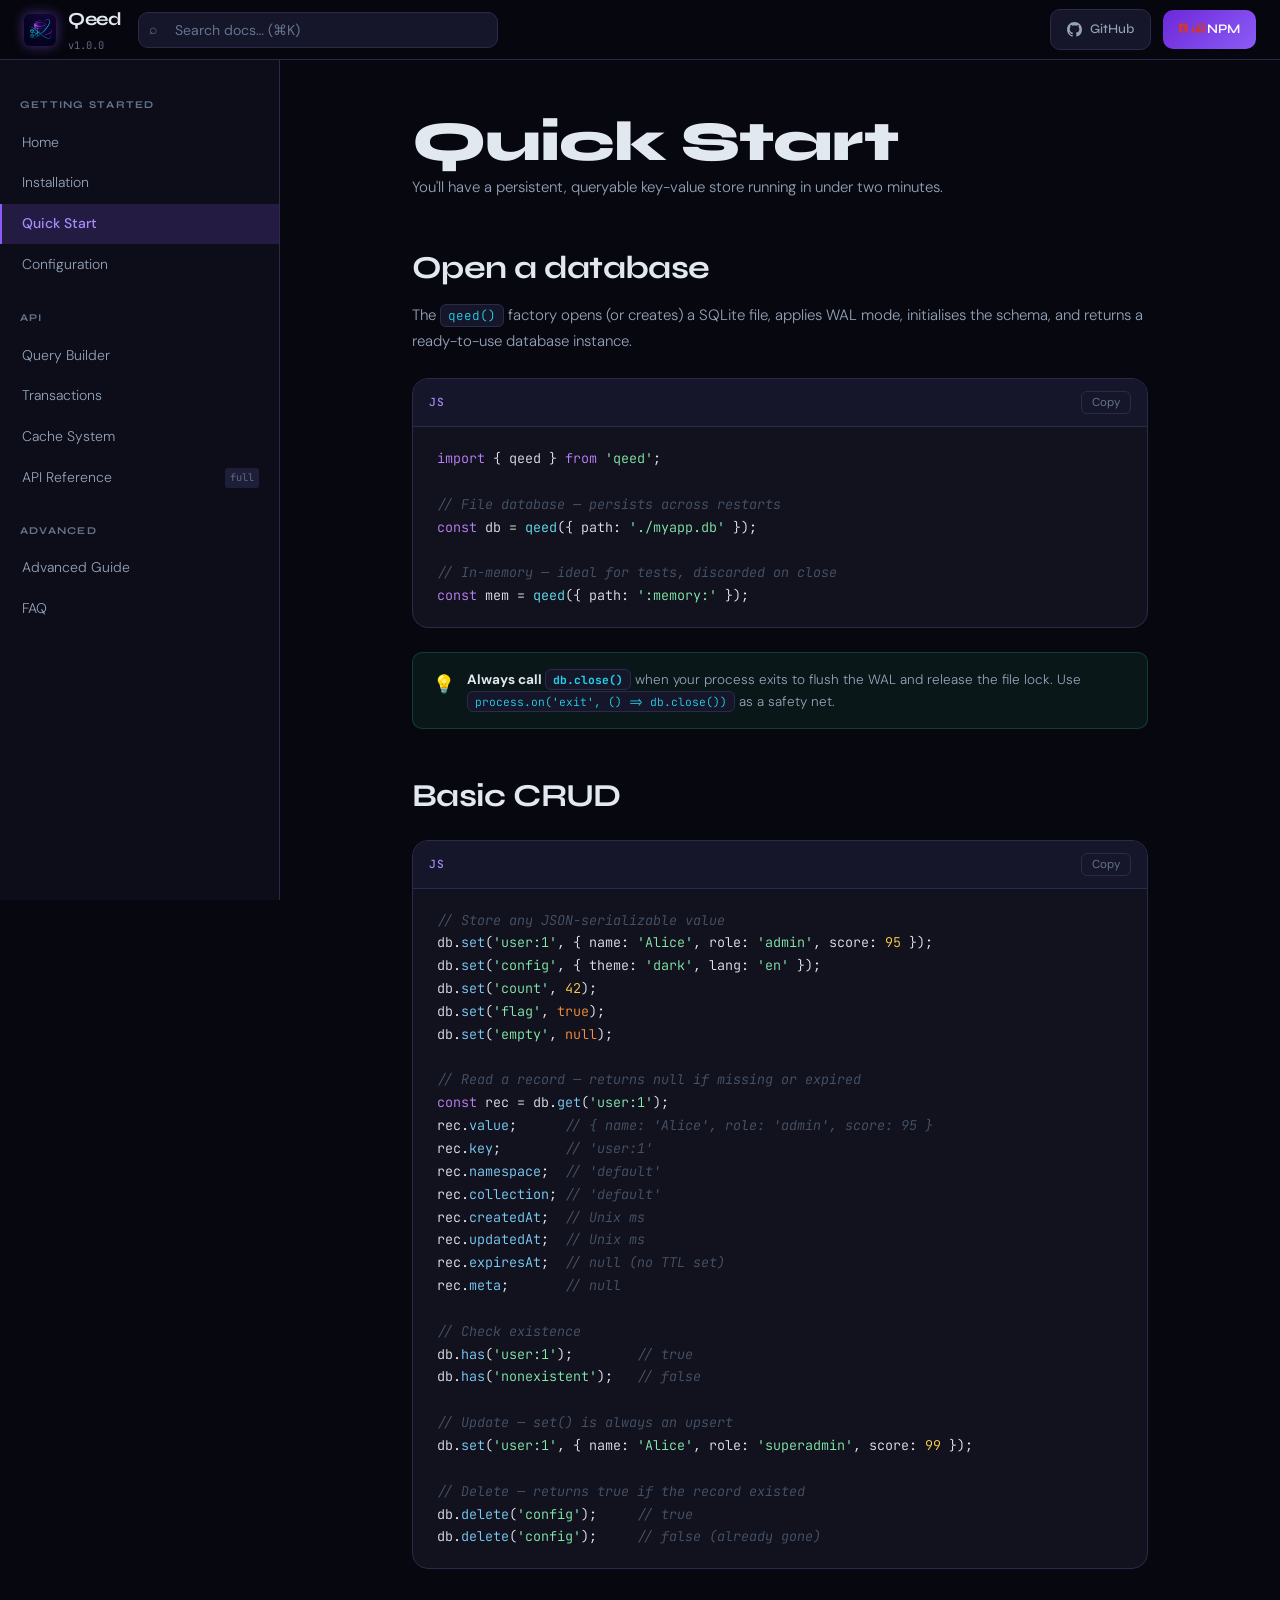
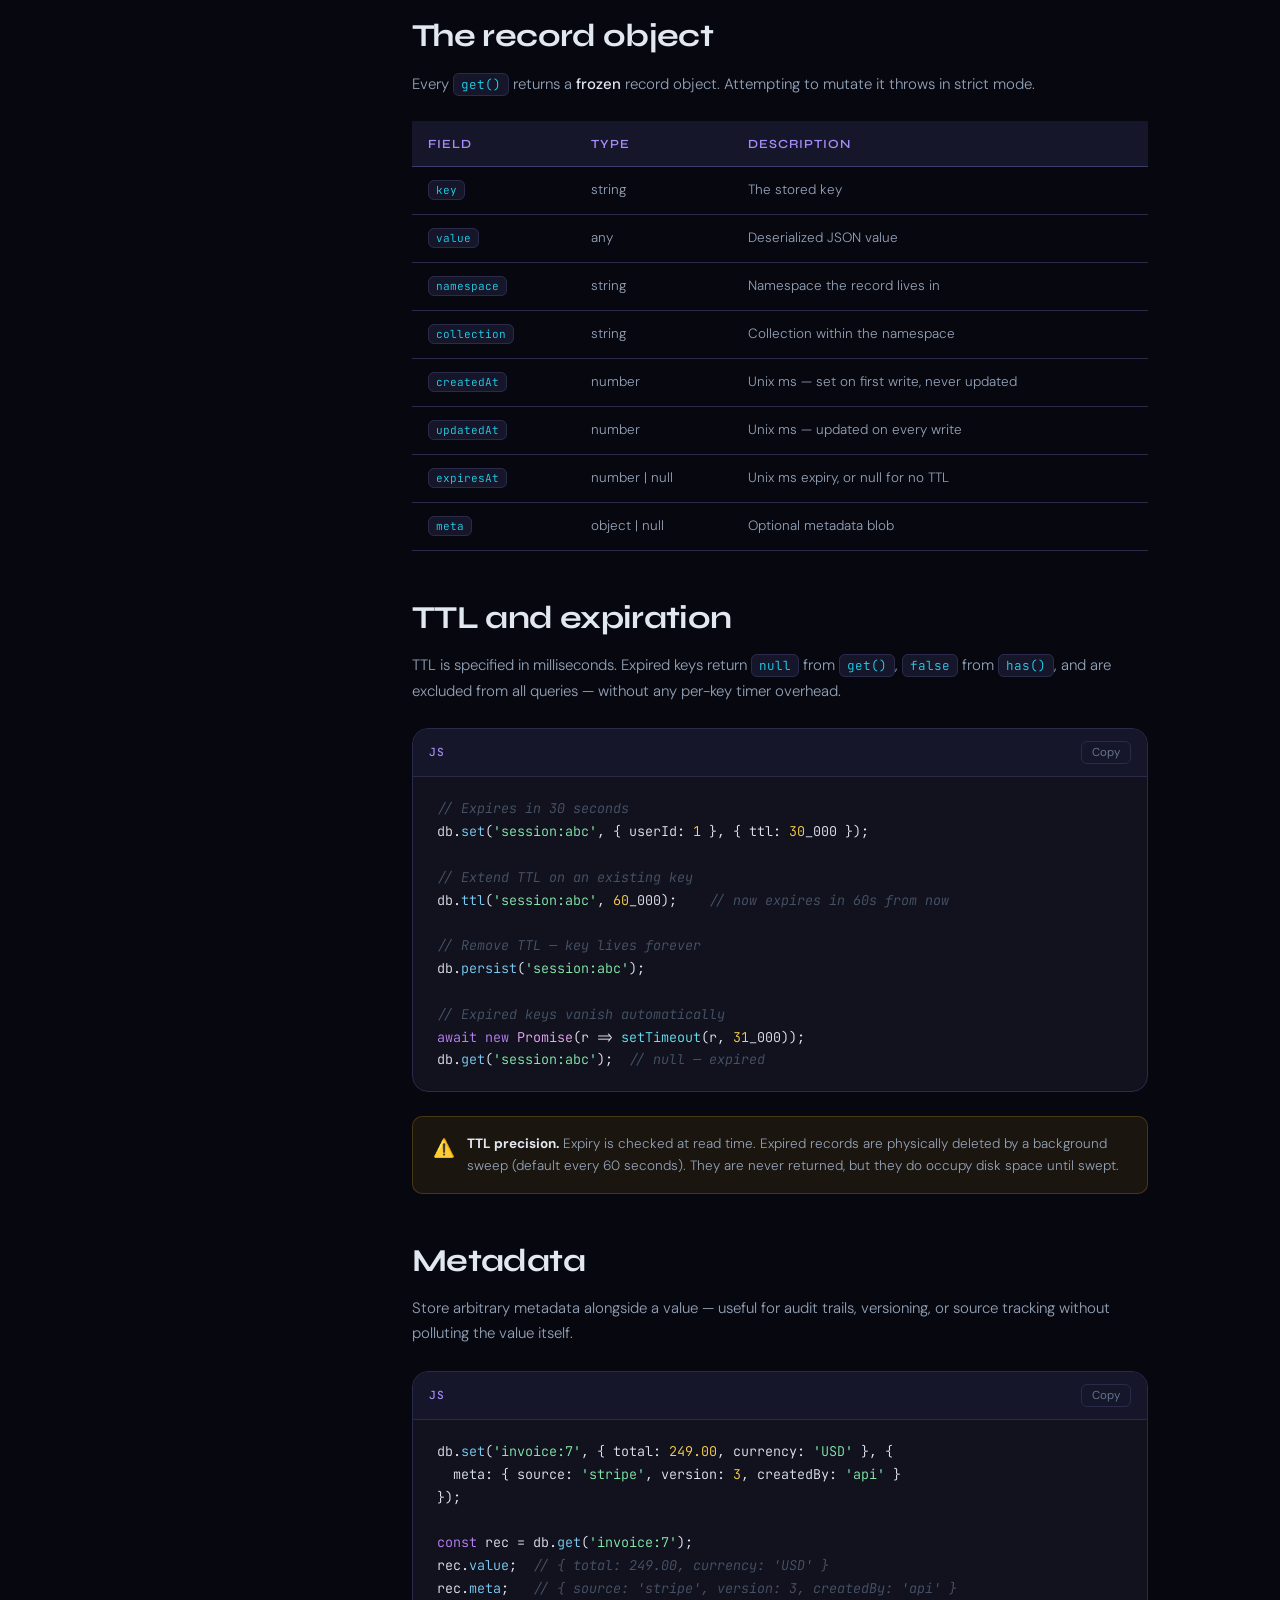
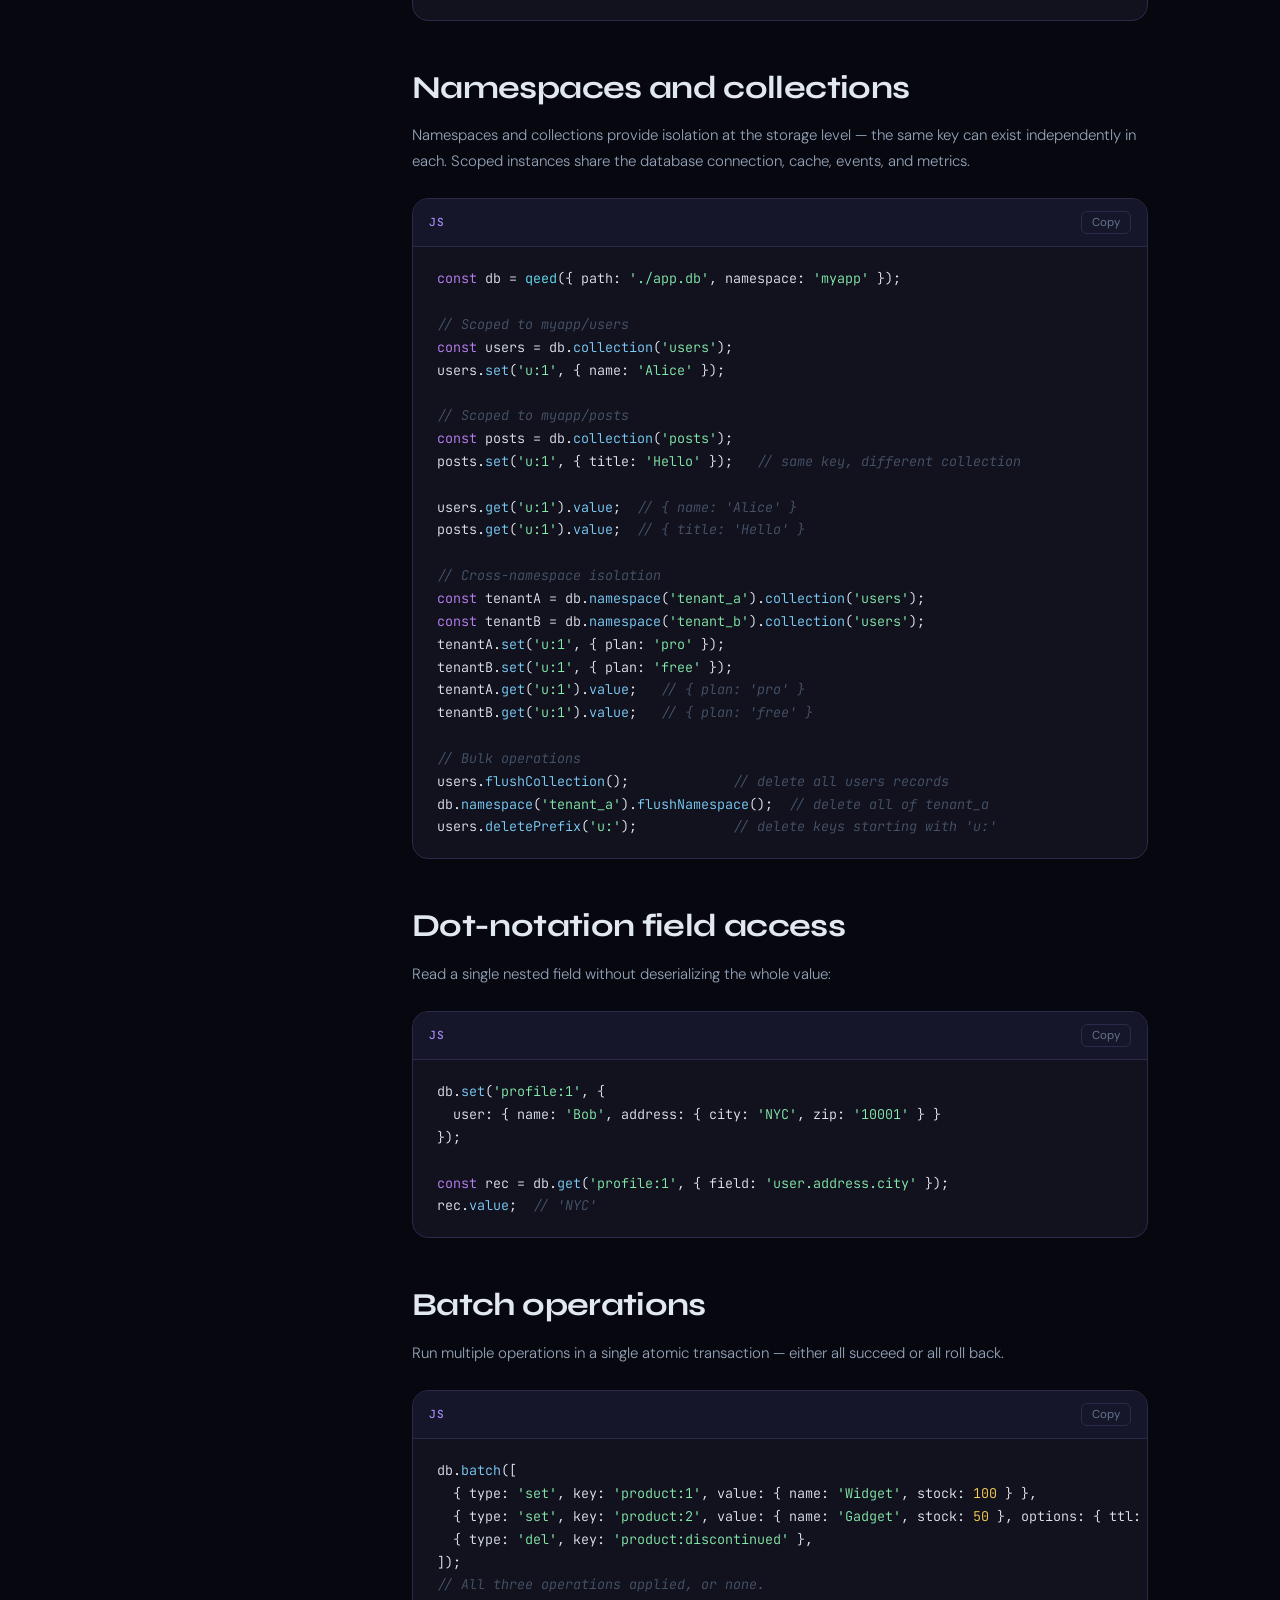
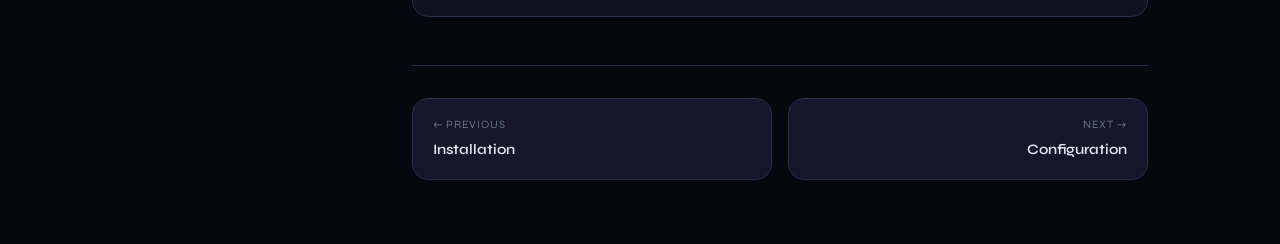
<file: pages/quickstart.html>
<!DOCTYPE html>
<html lang="en">
<head>
  <meta charset="UTF-8" /><meta name="viewport" content="width=device-width,initial-scale=1.0" />
  <title>Quick Start — Qeed Docs</title>
  <link rel="icon" type="image/svg+xml" href="../favicon.svg" />
  <link rel="stylesheet" href="../css/tokens.css" /><link rel="stylesheet" href="../css/base.css" />
  <link rel="stylesheet" href="../css/layout.css" /><link rel="stylesheet" href="../css/components.css" />
</head>
<body>
<div class="progress-bar"></div>
<header class="header">
  <button class="header-menu-btn">☰</button>
  <a class="header-logo" href="../index.html"><img class="header-logo-img" src="../logo.png" alt="Qeed" /><div><div class="header-logo-name">Qeed</div><div class="header-logo-version">v1.0.0</div></div></a>
  <div class="header-search-wrap"><span class="header-search-icon">⌕</span><input class="header-search" type="search" placeholder="Search docs… (⌘K)" autocomplete="off" /><div class="search-results"></div></div>
  <nav class="header-actions">
    <a class="header-github" href="https://github.com/mr-na3san/qeed" target="_blank" rel="noopener"><svg width="15" height="15" viewBox="0 0 16 16" fill="currentColor"><path d="M8 0C3.58 0 0 3.58 0 8c0 3.54 2.29 6.53 5.47 7.59.4.07.55-.17.55-.38 0-.19-.01-.82-.01-1.49-2.01.37-2.53-.49-2.69-.94-.09-.23-.48-.94-.82-1.13-.28-.15-.68-.52-.01-.53.63-.01 1.08.58 1.23.82.72 1.21 1.87.87 2.33.66.07-.52.28-.87.51-1.07-1.78-.2-3.64-.89-3.64-3.95 0-.87.31-1.59.82-2.15-.08-.2-.36-1.02.08-2.12 0 0 .67-.21 2.2.82.64-.18 1.32-.27 2-.27.68 0 1.36.09 2 .27 1.53-1.04 2.2-.82 2.2-.82.44 1.1.16 1.92.08 2.12.51.56.82 1.27.82 2.15 0 3.07-1.87 3.75-3.65 3.95.29.25.54.73.54 1.48 0 1.07-.01 1.93-.01 2.2 0 .21.15.46.55.38A8.013 8.013 0 0016 8c0-4.42-3.58-8-8-8z"/></svg>GitHub</a>
    <a class="header-npm" href="https://npmjs.com/package/qeed" target="_blank" rel="noopener"><svg width="28" height="10" viewBox="0 0 780 250" fill="#cb3837" xmlns="http://www.w3.org/2000/svg"><path d="M240 250V0H0v250h240zm-150-40V90h60v120h-60zM300 0v250h240V90h-60v120h-60V90h-60v160H300zm420 0H480v250h240V0zm-60 210h-60V90h-60v120h-60V40h180v170z"/></svg>NPM</a>
  </nav>
</header>
<div class="shell">
  <nav class="sidebar">
    <div class="sidebar-section"><div class="sidebar-label">Getting Started</div>
      <a class="sidebar-link" href="../index.html">Home</a>
      <a class="sidebar-link" href="installation.html">Installation</a>
      <a class="sidebar-link active" href="quickstart.html">Quick Start</a>
      <a class="sidebar-link" href="configuration.html">Configuration</a>
    </div>
    <div class="sidebar-section"><div class="sidebar-label">API</div>
      <a class="sidebar-link" href="query.html">Query Builder</a>
      <a class="sidebar-link" href="transactions.html">Transactions</a>
      <a class="sidebar-link" href="cache.html">Cache System</a>
      <a class="sidebar-link" href="api.html">API Reference <span class="sidebar-badge">full</span></a>
    </div>
    <div class="sidebar-section"><div class="sidebar-label">Advanced</div>
      <a class="sidebar-link" href="advanced.html">Advanced Guide</a>
      <a class="sidebar-link" href="faq.html">FAQ</a>
    </div>
  </nav>
  <div class="sidebar-overlay"></div>
  <main class="main"><div class="content">

    <h1>Quick Start</h1>
    <p>You'll have a persistent, queryable key-value store running in under two minutes.</p>

    <h2 id="open">Open a database</h2>
    <p>The <code>qeed()</code> factory opens (or creates) a SQLite file, applies WAL mode, initialises the schema, and returns a ready-to-use database instance.</p>
    <div class="code-block"><div class="code-header"><span class="code-lang">js</span><button class="copy-btn">Copy</button></div>
    <pre><code data-lang="js">import { qeed } from 'qeed';

// File database — persists across restarts
const db = qeed({ path: './myapp.db' });

// In-memory — ideal for tests, discarded on close
const mem = qeed({ path: ':memory:' });</code></pre></div>

    <div class="notice tip"><span class="notice-icon">💡</span><div class="notice-body"><strong>Always call <code>db.close()</code></strong> when your process exits to flush the WAL and release the file lock. Use <code>process.on('exit', () => db.close())</code> as a safety net.</div></div>

    <h2 id="crud">Basic CRUD</h2>
    <div class="code-block"><div class="code-header"><span class="code-lang">js</span><button class="copy-btn">Copy</button></div>
    <pre><code data-lang="js">// Store any JSON-serializable value
db.set('user:1', { name: 'Alice', role: 'admin', score: 95 });
db.set('config', { theme: 'dark', lang: 'en' });
db.set('count', 42);
db.set('flag', true);
db.set('empty', null);

// Read a record — returns null if missing or expired
const rec = db.get('user:1');
rec.value;      // { name: 'Alice', role: 'admin', score: 95 }
rec.key;        // 'user:1'
rec.namespace;  // 'default'
rec.collection; // 'default'
rec.createdAt;  // Unix ms
rec.updatedAt;  // Unix ms
rec.expiresAt;  // null (no TTL set)
rec.meta;       // null

// Check existence
db.has('user:1');        // true
db.has('nonexistent');   // false

// Update — set() is always an upsert
db.set('user:1', { name: 'Alice', role: 'superadmin', score: 99 });

// Delete — returns true if the record existed
db.delete('config');     // true
db.delete('config');     // false (already gone)</code></pre></div>

    <h2 id="records">The record object</h2>
    <p>Every <code>get()</code> returns a <strong>frozen</strong> record object. Attempting to mutate it throws in strict mode.</p>
    <table>
      <thead><tr><th>Field</th><th>Type</th><th>Description</th></tr></thead>
      <tbody>
        <tr><td><code>key</code></td><td>string</td><td>The stored key</td></tr>
        <tr><td><code>value</code></td><td>any</td><td>Deserialized JSON value</td></tr>
        <tr><td><code>namespace</code></td><td>string</td><td>Namespace the record lives in</td></tr>
        <tr><td><code>collection</code></td><td>string</td><td>Collection within the namespace</td></tr>
        <tr><td><code>createdAt</code></td><td>number</td><td>Unix ms — set on first write, never updated</td></tr>
        <tr><td><code>updatedAt</code></td><td>number</td><td>Unix ms — updated on every write</td></tr>
        <tr><td><code>expiresAt</code></td><td>number | null</td><td>Unix ms expiry, or null for no TTL</td></tr>
        <tr><td><code>meta</code></td><td>object | null</td><td>Optional metadata blob</td></tr>
      </tbody>
    </table>

    <h2 id="ttl">TTL and expiration</h2>
    <p>TTL is specified in milliseconds. Expired keys return <code>null</code> from <code>get()</code>, <code>false</code> from <code>has()</code>, and are excluded from all queries — without any per-key timer overhead.</p>
    <div class="code-block"><div class="code-header"><span class="code-lang">js</span><button class="copy-btn">Copy</button></div>
    <pre><code data-lang="js">// Expires in 30 seconds
db.set('session:abc', { userId: 1 }, { ttl: 30_000 });

// Extend TTL on an existing key
db.ttl('session:abc', 60_000);    // now expires in 60s from now

// Remove TTL — key lives forever
db.persist('session:abc');

// Expired keys vanish automatically
await new Promise(r => setTimeout(r, 31_000));
db.get('session:abc');  // null — expired</code></pre></div>

    <div class="notice warn"><span class="notice-icon">⚠️</span><div class="notice-body"><strong>TTL precision.</strong> Expiry is checked at read time. Expired records are physically deleted by a background sweep (default every 60 seconds). They are never returned, but they do occupy disk space until swept.</div></div>

    <h2 id="metadata">Metadata</h2>
    <p>Store arbitrary metadata alongside a value — useful for audit trails, versioning, or source tracking without polluting the value itself.</p>
    <div class="code-block"><div class="code-header"><span class="code-lang">js</span><button class="copy-btn">Copy</button></div>
    <pre><code data-lang="js">db.set('invoice:7', { total: 249.00, currency: 'USD' }, {
  meta: { source: 'stripe', version: 3, createdBy: 'api' }
});

const rec = db.get('invoice:7');
rec.value;  // { total: 249.00, currency: 'USD' }
rec.meta;   // { source: 'stripe', version: 3, createdBy: 'api' }</code></pre></div>

    <h2 id="namespaces">Namespaces and collections</h2>
    <p>Namespaces and collections provide isolation at the storage level — the same key can exist independently in each. Scoped instances share the database connection, cache, events, and metrics.</p>
    <div class="code-block"><div class="code-header"><span class="code-lang">js</span><button class="copy-btn">Copy</button></div>
    <pre><code data-lang="js">const db = qeed({ path: './app.db', namespace: 'myapp' });

// Scoped to myapp/users
const users = db.collection('users');
users.set('u:1', { name: 'Alice' });

// Scoped to myapp/posts
const posts = db.collection('posts');
posts.set('u:1', { title: 'Hello' });   // same key, different collection

users.get('u:1').value;  // { name: 'Alice' }
posts.get('u:1').value;  // { title: 'Hello' }

// Cross-namespace isolation
const tenantA = db.namespace('tenant_a').collection('users');
const tenantB = db.namespace('tenant_b').collection('users');
tenantA.set('u:1', { plan: 'pro' });
tenantB.set('u:1', { plan: 'free' });
tenantA.get('u:1').value;   // { plan: 'pro' }
tenantB.get('u:1').value;   // { plan: 'free' }

// Bulk operations
users.flushCollection();             // delete all users records
db.namespace('tenant_a').flushNamespace();  // delete all of tenant_a
users.deletePrefix('u:');            // delete keys starting with 'u:'</code></pre></div>

    <h2 id="field-access">Dot-notation field access</h2>
    <p>Read a single nested field without deserializing the whole value:</p>
    <div class="code-block"><div class="code-header"><span class="code-lang">js</span><button class="copy-btn">Copy</button></div>
    <pre><code data-lang="js">db.set('profile:1', {
  user: { name: 'Bob', address: { city: 'NYC', zip: '10001' } }
});

const rec = db.get('profile:1', { field: 'user.address.city' });
rec.value;  // 'NYC'</code></pre></div>

    <h2 id="batch">Batch operations</h2>
    <p>Run multiple operations in a single atomic transaction — either all succeed or all roll back.</p>
    <div class="code-block"><div class="code-header"><span class="code-lang">js</span><button class="copy-btn">Copy</button></div>
    <pre><code data-lang="js">db.batch([
  { type: 'set', key: 'product:1', value: { name: 'Widget', stock: 100 } },
  { type: 'set', key: 'product:2', value: { name: 'Gadget', stock: 50 }, options: { ttl: 86_400_000 } },
  { type: 'del', key: 'product:discontinued' },
]);
// All three operations applied, or none.</code></pre></div>

    <nav class="page-nav">
      <a class="page-nav-item" href="installation.html"><span class="page-nav-dir">← Previous</span><span class="page-nav-title">Installation</span></a>
      <a class="page-nav-item next" href="configuration.html"><span class="page-nav-dir">Next →</span><span class="page-nav-title">Configuration</span></a>
    </nav>
  </div></main>

  <aside class="toc-float">
    <div class="toc-float-label">On this page</div>
    <a class="toc-float-link" href="#open">Open a database</a>
    <a class="toc-float-link" href="#crud">Basic CRUD</a>
    <a class="toc-float-link" href="#records">The record object</a>
    <a class="toc-float-link" href="#ttl">TTL and expiration</a>
    <a class="toc-float-link" href="#metadata">Metadata</a>
    <a class="toc-float-link" href="#namespaces">Namespaces</a>
    <a class="toc-float-link" href="#field-access">Field access</a>
    <a class="toc-float-link" href="#batch">Batch operations</a>
  </aside>
</div>
<script src="../js/shell.js"></script><script src="../js/app.js"></script>
</body></html>
</file>
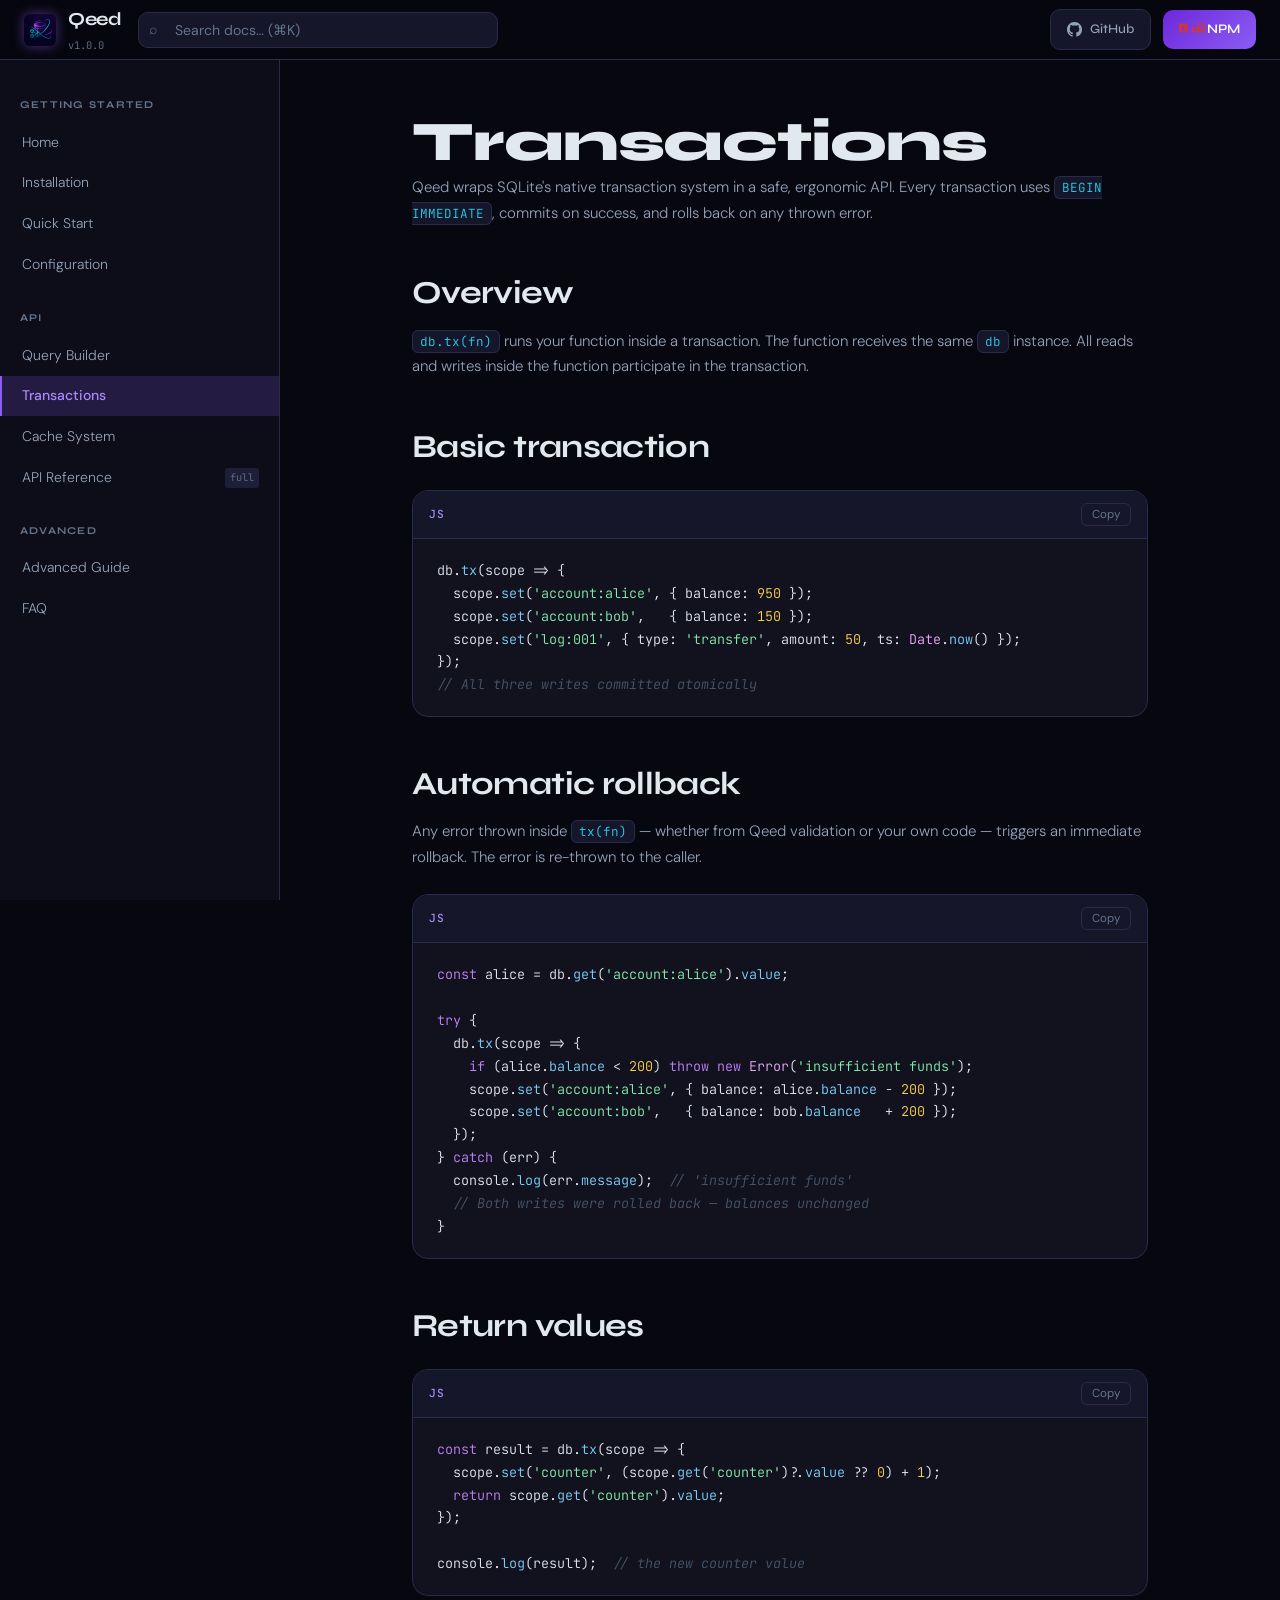
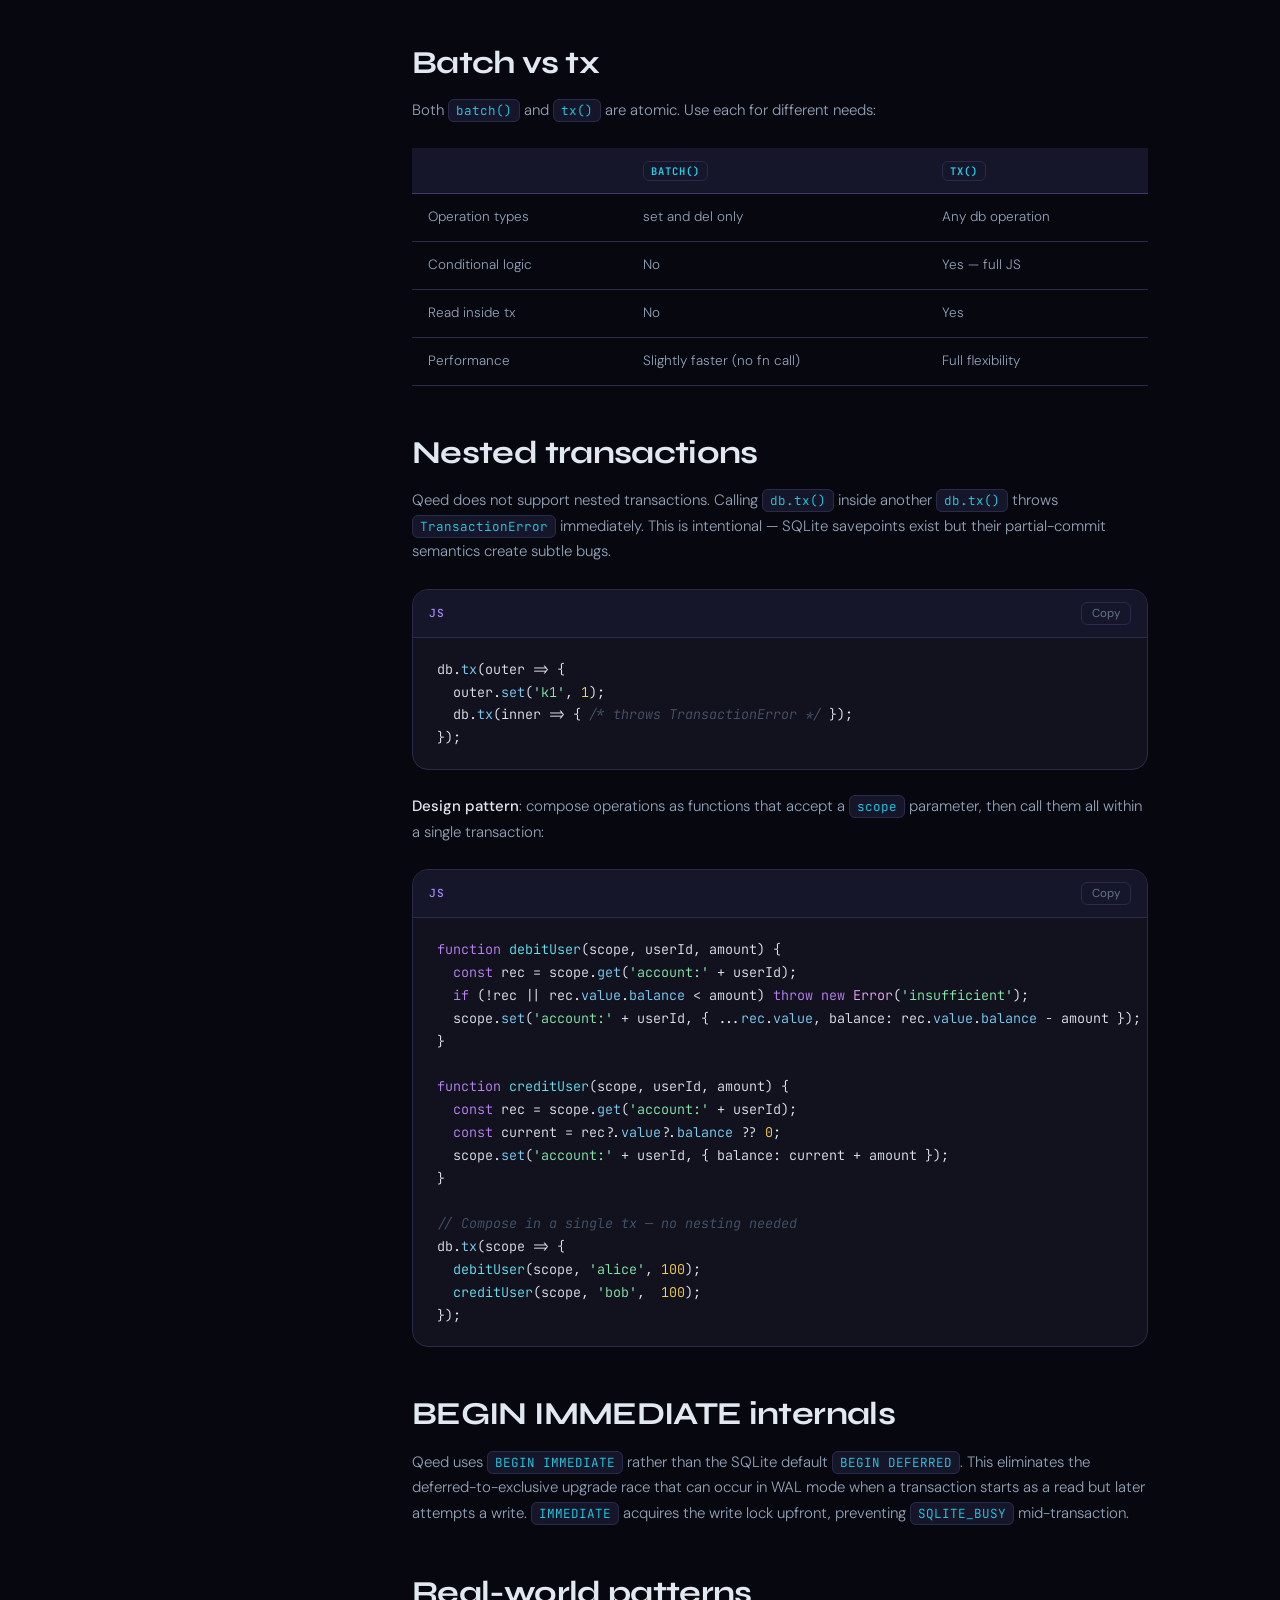
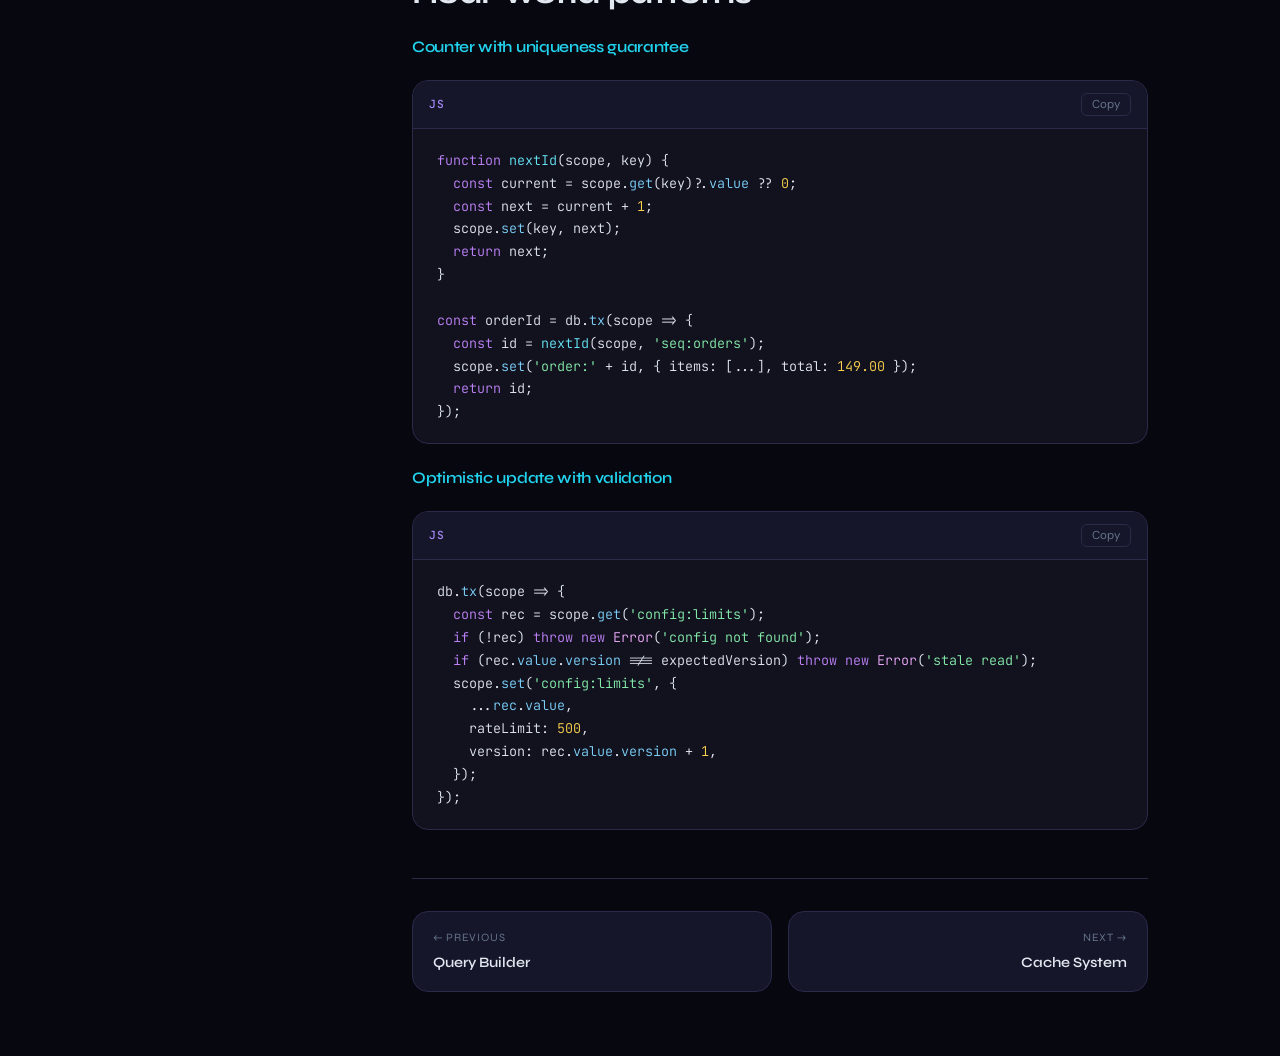
<file: pages/transactions.html>
<!DOCTYPE html>
<html lang="en">
<head>
  <meta charset="UTF-8"/><meta name="viewport" content="width=device-width,initial-scale=1.0"/>
  <title>Transactions — Qeed Docs</title>
  <link rel="icon" type="image/svg+xml" href="../favicon.svg"/>
  <link rel="stylesheet" href="../css/tokens.css"/>
  <link rel="stylesheet" href="../css/base.css"/>
  <link rel="stylesheet" href="../css/layout.css"/>
  <link rel="stylesheet" href="../css/components.css"/>
</head>
<body>

  <div class="progress-bar"></div>
  <header class="header">
    <button class="header-menu-btn">☰</button>
    <a class="header-logo" href="../index.html"><img class="header-logo-img" src="../logo.png" alt="Qeed" /><div><div class="header-logo-name">Qeed</div><div class="header-logo-version">v1.0.0</div></div></a>
    <div class="header-search-wrap"><span class="header-search-icon">⌕</span><input class="header-search" type="search" placeholder="Search docs… (⌘K)" autocomplete="off" /><div class="search-results"></div></div>
    <nav class="header-actions">
      <a class="header-github" href="https://github.com/mr-na3san/qeed" target="_blank" rel="noopener"><svg width="15" height="15" viewBox="0 0 16 16" fill="currentColor"><path d="M8 0C3.58 0 0 3.58 0 8c0 3.54 2.29 6.53 5.47 7.59.4.07.55-.17.55-.38 0-.19-.01-.82-.01-1.49-2.01.37-2.53-.49-2.69-.94-.09-.23-.48-.94-.82-1.13-.28-.15-.68-.52-.01-.53.63-.01 1.08.58 1.23.82.72 1.21 1.87.87 2.33.66.07-.52.28-.87.51-1.07-1.78-.2-3.64-.89-3.64-3.95 0-.87.31-1.59.82-2.15-.08-.2-.36-1.02.08-2.12 0 0 .67-.21 2.2.82.64-.18 1.32-.27 2-.27.68 0 1.36.09 2 .27 1.53-1.04 2.2-.82 2.2-.82.44 1.1.16 1.92.08 2.12.51.56.82 1.27.82 2.15 0 3.07-1.87 3.75-3.65 3.95.29.25.54.73.54 1.48 0 1.07-.01 1.93-.01 2.2 0 .21.15.46.55.38A8.013 8.013 0 0016 8c0-4.42-3.58-8-8-8z"/></svg>GitHub</a>
      <a class="header-npm" href="https://npmjs.com/package/qeed" target="_blank" rel="noopener"><svg width="28" height="10" viewBox="0 0 780 250" fill="#cb3837" xmlns="http://www.w3.org/2000/svg"><path d="M240 250V0H0v250h240zm-150-40V90h60v120h-60zM300 0v250h240V90h-60v120h-60V90h-60v160H300zm420 0H480v250h240V0zm-60 210h-60V90h-60v120h-60V40h180v170z"/></svg>NPM</a>
    </nav>
  </header>
<div class="shell">
  
  <nav class="sidebar">
    <div class="sidebar-section"><div class="sidebar-label">Getting Started</div>
      <a class="sidebar-link" href="../index.html">Home</a>
      <a class="sidebar-link" href="installation.html">Installation</a>
      <a class="sidebar-link" href="quickstart.html">Quick Start</a>
      <a class="sidebar-link" href="configuration.html">Configuration</a>
    </div>
    <div class="sidebar-section"><div class="sidebar-label">API</div>
      <a class="sidebar-link" href="query.html">Query Builder</a>
      <a class="sidebar-link active" href="transactions.html">Transactions</a>
      <a class="sidebar-link" href="cache.html">Cache System</a>
      <a class="sidebar-link" href="api.html">API Reference <span class="sidebar-badge">full</span></a>
    </div>
    <div class="sidebar-section"><div class="sidebar-label">Advanced</div>
      <a class="sidebar-link" href="advanced.html">Advanced Guide</a>
      <a class="sidebar-link" href="faq.html">FAQ</a>
    </div>
  </nav>
  <div class="sidebar-overlay"></div>
  <main class="main"><div class="content">

    <h1>Transactions</h1>
    <p>Qeed wraps SQLite's native transaction system in a safe, ergonomic API. Every transaction uses <code>BEGIN IMMEDIATE</code>, commits on success, and rolls back on any thrown error.</p>

    <h2 id="overview">Overview</h2>
    <p><code>db.tx(fn)</code> runs your function inside a transaction. The function receives the same <code>db</code> instance. All reads and writes inside the function participate in the transaction.</p>

    <h2 id="basic">Basic transaction</h2>
    <div class="code-block"><div class="code-header"><span class="code-lang">js</span><button class="copy-btn">Copy</button></div>
    <pre><code data-lang="js">db.tx(scope => {
  scope.set('account:alice', { balance: 950 });
  scope.set('account:bob',   { balance: 150 });
  scope.set('log:001', { type: 'transfer', amount: 50, ts: Date.now() });
});
// All three writes committed atomically</code></pre></div>

    <h2 id="rollback">Automatic rollback</h2>
    <p>Any error thrown inside <code>tx(fn)</code> — whether from Qeed validation or your own code — triggers an immediate rollback. The error is re-thrown to the caller.</p>
    <div class="code-block"><div class="code-header"><span class="code-lang">js</span><button class="copy-btn">Copy</button></div>
    <pre><code data-lang="js">const alice = db.get('account:alice').value;

try {
  db.tx(scope => {
    if (alice.balance < 200) throw new Error('insufficient funds');
    scope.set('account:alice', { balance: alice.balance - 200 });
    scope.set('account:bob',   { balance: bob.balance   + 200 });
  });
} catch (err) {
  console.log(err.message);  // 'insufficient funds'
  // Both writes were rolled back — balances unchanged
}</code></pre></div>

    <h2 id="return">Return values</h2>
    <div class="code-block"><div class="code-header"><span class="code-lang">js</span><button class="copy-btn">Copy</button></div>
    <pre><code data-lang="js">const result = db.tx(scope => {
  scope.set('counter', (scope.get('counter')?.value ?? 0) + 1);
  return scope.get('counter').value;
});

console.log(result);  // the new counter value</code></pre></div>

    <h2 id="batch">Batch vs tx</h2>
    <p>Both <code>batch()</code> and <code>tx()</code> are atomic. Use each for different needs:</p>
    <table>
      <thead><tr><th></th><th><code>batch()</code></th><th><code>tx()</code></th></tr></thead>
      <tbody>
        <tr><td>Operation types</td><td>set and del only</td><td>Any db operation</td></tr>
        <tr><td>Conditional logic</td><td>No</td><td>Yes — full JS</td></tr>
        <tr><td>Read inside tx</td><td>No</td><td>Yes</td></tr>
        <tr><td>Performance</td><td>Slightly faster (no fn call)</td><td>Full flexibility</td></tr>
      </tbody>
    </table>

    <h2 id="nested">Nested transactions</h2>
    <p>Qeed does not support nested transactions. Calling <code>db.tx()</code> inside another <code>db.tx()</code> throws <code>TransactionError</code> immediately. This is intentional — SQLite savepoints exist but their partial-commit semantics create subtle bugs.</p>
    <div class="code-block"><div class="code-header"><span class="code-lang">js</span><button class="copy-btn">Copy</button></div>
    <pre><code data-lang="js">db.tx(outer => {
  outer.set('k1', 1);
  db.tx(inner => { /* throws TransactionError */ });
});</code></pre></div>
    <p><strong>Design pattern</strong>: compose operations as functions that accept a <code>scope</code> parameter, then call them all within a single transaction:</p>
    <div class="code-block"><div class="code-header"><span class="code-lang">js</span><button class="copy-btn">Copy</button></div>
    <pre><code data-lang="js">function debitUser(scope, userId, amount) {
  const rec = scope.get('account:' + userId);
  if (!rec || rec.value.balance < amount) throw new Error('insufficient');
  scope.set('account:' + userId, { ...rec.value, balance: rec.value.balance - amount });
}

function creditUser(scope, userId, amount) {
  const rec = scope.get('account:' + userId);
  const current = rec?.value?.balance ?? 0;
  scope.set('account:' + userId, { balance: current + amount });
}

// Compose in a single tx — no nesting needed
db.tx(scope => {
  debitUser(scope, 'alice', 100);
  creditUser(scope, 'bob',  100);
});</code></pre></div>

    <h2 id="internals">BEGIN IMMEDIATE internals</h2>
    <p>Qeed uses <code>BEGIN IMMEDIATE</code> rather than the SQLite default <code>BEGIN DEFERRED</code>. This eliminates the deferred-to-exclusive upgrade race that can occur in WAL mode when a transaction starts as a read but later attempts a write. <code>IMMEDIATE</code> acquires the write lock upfront, preventing <code>SQLITE_BUSY</code> mid-transaction.</p>

    <h2 id="patterns">Real-world patterns</h2>
    <h4>Counter with uniqueness guarantee</h4>
    <div class="code-block"><div class="code-header"><span class="code-lang">js</span><button class="copy-btn">Copy</button></div>
    <pre><code data-lang="js">function nextId(scope, key) {
  const current = scope.get(key)?.value ?? 0;
  const next = current + 1;
  scope.set(key, next);
  return next;
}

const orderId = db.tx(scope => {
  const id = nextId(scope, 'seq:orders');
  scope.set('order:' + id, { items: [...], total: 149.00 });
  return id;
});</code></pre></div>

    <h4>Optimistic update with validation</h4>
    <div class="code-block"><div class="code-header"><span class="code-lang">js</span><button class="copy-btn">Copy</button></div>
    <pre><code data-lang="js">db.tx(scope => {
  const rec = scope.get('config:limits');
  if (!rec) throw new Error('config not found');
  if (rec.value.version !== expectedVersion) throw new Error('stale read');
  scope.set('config:limits', {
    ...rec.value,
    rateLimit: 500,
    version: rec.value.version + 1,
  });
});</code></pre></div>


    <nav class="page-nav">
      <a class="page-nav-item" href="query.html"><span class="page-nav-dir">← Previous</span><span class="page-nav-title">Query Builder</span></a>
      <a class="page-nav-item next" href="cache.html"><span class="page-nav-dir">Next →</span><span class="page-nav-title">Cache System</span></a>
    </nav>
  </div></main>
  
  <aside class="toc-float">
    <div class="toc-float-label">On this page</div>
    <a class="toc-float-link" href="#overview">Overview</a>
    <a class="toc-float-link" href="#basic">Basic transaction</a>
    <a class="toc-float-link" href="#rollback">Automatic rollback</a>
    <a class="toc-float-link" href="#return">Return values</a>
    <a class="toc-float-link" href="#batch">Batch vs tx</a>
    <a class="toc-float-link" href="#nested">Nested transactions</a>
    <a class="toc-float-link" href="#internals">BEGIN IMMEDIATE</a>
    <a class="toc-float-link" href="#patterns">Real-world patterns</a>
  </aside>
</div>
<script src="../js/shell.js"></script><script src="../js/app.js"></script>
</body></html>
</file>
<file: css/tokens.css>
:root {
  --col-bg:          #07070f;
  --col-bg-2:        #0d0d1a;
  --col-bg-3:        #12121f;
  --col-surface:     #16162a;
  --col-surface-2:   #1e1e38;
  --col-border:      #2a2a4a;
  --col-border-hi:   #3d3d6b;

  --col-purple:      #8b5cf6;
  --col-purple-lo:   #6d28d9;
  --col-purple-hi:   #a78bfa;
  --col-purple-glow: rgba(139,92,246,0.18);
  --col-cyan:        #22d3ee;
  --col-cyan-lo:     #0891b2;
  --col-cyan-glow:   rgba(34,211,238,0.12);
  --col-emerald:     #34d399;
  --col-amber:       #fbbf24;
  --col-rose:        #fb7185;

  --col-text:        #e2e8f0;
  --col-text-2:      #94a3b8;
  --col-text-3:      #64748b;
  --col-text-inv:    #07070f;

  --font-display:    'Syne', 'Space Grotesk', sans-serif;
  --font-body:       'DM Sans', 'Outfit', sans-serif;
  --font-mono:       'JetBrains Mono', 'Fira Code', monospace;

  --sp-1:  4px;
  --sp-2:  8px;
  --sp-3:  12px;
  --sp-4:  16px;
  --sp-5:  20px;
  --sp-6:  24px;
  --sp-8:  32px;
  --sp-10: 40px;
  --sp-12: 48px;
  --sp-16: 64px;

  --r-sm:  6px;
  --r-md:  10px;
  --r-lg:  16px;
  --r-xl:  24px;

  --shadow-sm:     0 1px 3px rgba(0,0,0,0.4);
  --shadow-md:     0 4px 16px rgba(0,0,0,0.5);
  --shadow-purple: 0 0 32px rgba(139,92,246,0.25), 0 0 8px rgba(139,92,246,0.15);
  --shadow-cyan:   0 0 24px rgba(34,211,238,0.2);

  --ease-out:    cubic-bezier(0.16, 1, 0.3, 1);
  --ease-spring: cubic-bezier(0.34, 1.56, 0.64, 1);
  --dur-fast:    150ms;
  --dur-med:     250ms;
  --dur-slow:    400ms;

  --sidebar-w:   280px;
  --content-max: 800px;
  --header-h:    60px;
}
</file>
<file: css/base.css>
@import url('https://fonts.googleapis.com/css2?family=Syne:wght@400;500;600;700;800&family=DM+Sans:ital,opsz,wght@0,9..40,300;0,9..40,400;0,9..40,500;1,9..40,300&family=JetBrains+Mono:wght@400;500&display=swap');

*, *::before, *::after { box-sizing: border-box; margin: 0; padding: 0; }

html { scroll-behavior: smooth; -webkit-text-size-adjust: 100%; }

body {
  background: var(--col-bg);
  color: var(--col-text);
  font-family: var(--font-body);
  font-size: 15px;
  line-height: 1.7;
  font-weight: 300;
  min-height: 100dvh;
  overflow-x: hidden;
}

::-webkit-scrollbar { width: 6px; height: 6px; }
::-webkit-scrollbar-track { background: var(--col-bg-2); }
::-webkit-scrollbar-thumb { background: var(--col-border-hi); border-radius: 3px; }
::-webkit-scrollbar-thumb:hover { background: var(--col-purple); }

::selection { background: var(--col-purple-lo); color: white; }

:focus-visible { outline: 2px solid var(--col-purple); outline-offset: 2px; border-radius: var(--r-sm); }

a { color: var(--col-purple-hi); text-decoration: none; transition: color var(--dur-fast); }
a:hover { color: var(--col-cyan); }

h1, h2, h3, h4, h5 {
  font-family: var(--font-display);
  font-weight: 700;
  line-height: 1.2;
  letter-spacing: -0.02em;
  color: var(--col-text);
}

h1 { font-size: clamp(2rem, 5vw, 3.5rem); font-weight: 800; }
h2 { font-size: clamp(1.4rem, 3vw, 2rem); margin: var(--sp-12) 0 var(--sp-4); }
h3 { font-size: 1.2rem; margin: var(--sp-8) 0 var(--sp-3); color: var(--col-purple-hi); }
h4 { font-size: 1rem; margin: var(--sp-6) 0 var(--sp-2); color: var(--col-cyan); font-weight: 600; }

p { margin-bottom: var(--sp-4); color: var(--col-text-2); }
p strong { color: var(--col-text); font-weight: 500; }
p em { color: var(--col-purple-hi); font-style: normal; }

ul, ol { padding-left: var(--sp-6); margin-bottom: var(--sp-4); }
li { margin-bottom: var(--sp-2); color: var(--col-text-2); }
li strong { color: var(--col-text); }
li::marker { color: var(--col-purple); }

hr { border: none; border-top: 1px solid var(--col-border); margin: var(--sp-10) 0; }

code {
  font-family: var(--font-mono);
  font-size: 0.84em;
  background: var(--col-surface);
  color: var(--col-cyan);
  padding: 2px 7px;
  border-radius: var(--r-sm);
  border: 1px solid var(--col-border);
}

table { width: 100%; border-collapse: collapse; margin: var(--sp-6) 0; font-size: 0.9em; }
th {
  text-align: left;
  padding: var(--sp-3) var(--sp-4);
  background: var(--col-surface);
  color: var(--col-purple-hi);
  font-family: var(--font-display);
  font-size: 0.78rem;
  font-weight: 600;
  letter-spacing: 0.08em;
  text-transform: uppercase;
  border-bottom: 1px solid var(--col-border-hi);
}
td { padding: var(--sp-3) var(--sp-4); border-bottom: 1px solid var(--col-border); color: var(--col-text-2); vertical-align: top; }
td code { font-size: 0.82em; }
tr:hover td { background: var(--col-surface); }

blockquote {
  border-left: 3px solid var(--col-purple);
  padding: var(--sp-3) var(--sp-5);
  margin: var(--sp-6) 0;
  background: var(--col-purple-glow);
  border-radius: 0 var(--r-md) var(--r-md) 0;
  color: var(--col-text-2);
  font-style: italic;
}

.notice {
  display: flex;
  gap: var(--sp-3);
  padding: var(--sp-4) var(--sp-5);
  border-radius: var(--r-md);
  margin: var(--sp-6) 0;
  font-size: 0.9em;
  line-height: 1.6;
}
.notice-icon { font-size: 1.1rem; flex-shrink: 0; margin-top: 1px; }
.notice-body { color: var(--col-text-2); }
.notice-body strong { color: var(--col-text); }
.notice.tip    { background: rgba(52,211,153,0.08);  border: 1px solid rgba(52,211,153,0.2); }
.notice.warn   { background: rgba(251,191,36,0.08);  border: 1px solid rgba(251,191,36,0.2); }
.notice.danger { background: rgba(251,113,133,0.08); border: 1px solid rgba(251,113,133,0.2); }
.notice.info   { background: var(--col-purple-glow); border: 1px solid rgba(139,92,246,0.25); }
</file>
<file: css/layout.css>
.header {
  position: fixed;
  top: 0; left: 0; right: 0;
  height: var(--header-h);
  background: rgba(7,7,15,0.88);
  backdrop-filter: blur(16px) saturate(1.4);
  border-bottom: 1px solid var(--col-border);
  display: flex;
  align-items: center;
  gap: var(--sp-4);
  padding: 0 var(--sp-6);
  z-index: 100;
}

.header-logo { display: flex; align-items: center; gap: var(--sp-3); text-decoration: none; flex-shrink: 0; }
.header-logo-img {
  width: 34px;
  height: 34px;
  object-fit: contain;
  flex-shrink: 0;
  border-radius: var(--r-sm);
  filter: drop-shadow(0 0 6px rgba(139,92,246,0.5));
}
.header-logo-name { font-family: var(--font-display); font-weight: 700; font-size: 1.15rem; color: var(--col-text); letter-spacing: -0.02em; }
.header-logo-version { font-family: var(--font-mono); font-size: 0.65rem; color: var(--col-text-3); margin-top: 2px; }

.header-search-wrap { flex: 1; max-width: 360px; position: relative; }
.header-search {
  width: 100%;
  background: var(--col-surface);
  border: 1px solid var(--col-border);
  border-radius: var(--r-md);
  padding: var(--sp-2) var(--sp-4) var(--sp-2) 36px;
  font-family: var(--font-body);
  font-size: 0.88rem;
  color: var(--col-text);
  transition: border-color var(--dur-fast), box-shadow var(--dur-fast);
  outline: none;
}
.header-search::placeholder { color: var(--col-text-3); }
.header-search:focus { border-color: var(--col-purple); box-shadow: 0 0 0 3px var(--col-purple-glow); }
.header-search-icon { position: absolute; left: 11px; top: 50%; transform: translateY(-50%); color: var(--col-text-3); pointer-events: none; font-size: 14px; }

.header-actions { display: flex; align-items: center; gap: var(--sp-3); margin-left: auto; }
.header-github {
  display: flex;
  align-items: center;
  gap: var(--sp-2);
  padding: var(--sp-2) var(--sp-4);
  background: var(--col-surface);
  border: 1px solid var(--col-border);
  border-radius: var(--r-md);
  font-size: 0.82rem;
  font-weight: 500;
  color: var(--col-text-2);
  font-family: var(--font-display);
  transition: all var(--dur-fast);
  cursor: pointer;
  text-decoration: none;
}
.header-github:hover { border-color: var(--col-purple); color: var(--col-purple-hi); background: var(--col-surface-2); }
.header-npm {
  padding: var(--sp-2) var(--sp-4);
  background: linear-gradient(135deg, var(--col-purple-lo), var(--col-purple));
  border-radius: var(--r-md);
  font-size: 0.82rem;
  font-weight: 600;
  color: white;
  font-family: var(--font-display);
  transition: all var(--dur-fast);
  text-decoration: none;
  letter-spacing: 0.01em;
}
.header-npm:hover { filter: brightness(1.15); box-shadow: var(--shadow-purple); color: white; }
.header-menu-btn { display: none; background: none; border: none; color: var(--col-text-2); cursor: pointer; padding: var(--sp-2); border-radius: var(--r-sm); font-size: 20px; line-height: 1; }

.progress-bar {
  position: fixed;
  top: var(--header-h); left: 0;
  height: 2px;
  background: linear-gradient(90deg, var(--col-purple), var(--col-cyan));
  width: 0%;
  z-index: 101;
  transition: width 80ms linear;
  box-shadow: 0 0 8px var(--col-purple);
}

.shell { display: flex; padding-top: var(--header-h); min-height: 100dvh; }

.sidebar {
  position: fixed;
  top: var(--header-h); left: 0; bottom: 0;
  width: var(--sidebar-w);
  background: var(--col-bg-2);
  border-right: 1px solid var(--col-border);
  overflow-y: auto;
  overflow-x: hidden;
  padding: var(--sp-5) 0 var(--sp-10);
  z-index: 50;
  transition: transform var(--dur-med) var(--ease-out);
}
.sidebar::-webkit-scrollbar { width: 3px; }

.sidebar-section { margin-bottom: var(--sp-2); }
.sidebar-label { font-family: var(--font-display); font-size: 0.65rem; font-weight: 700; letter-spacing: 0.12em; text-transform: uppercase; color: var(--col-text-3); padding: var(--sp-4) var(--sp-5) var(--sp-2); }
.sidebar-link {
  display: block;
  padding: var(--sp-2) var(--sp-5);
  font-size: 0.875rem;
  color: var(--col-text-2);
  border-left: 2px solid transparent;
  margin: 1px 0;
  text-decoration: none;
  font-weight: 300;
  transition: all var(--dur-fast);
}
.sidebar-link:hover { color: var(--col-text); background: var(--col-surface); border-left-color: var(--col-border-hi); }
.sidebar-link.active { color: var(--col-purple-hi); background: var(--col-purple-glow); border-left-color: var(--col-purple); font-weight: 500; }
.sidebar-link .sidebar-badge { float: right; font-family: var(--font-mono); font-size: 0.65rem; background: var(--col-surface-2); color: var(--col-text-3); padding: 1px 5px; border-radius: 3px; margin-top: 2px; }
.sidebar-link.active .sidebar-badge { background: rgba(139,92,246,0.2); color: var(--col-purple-hi); }

.sidebar-overlay { display: none; position: fixed; inset: 0; background: rgba(0,0,0,0.6); z-index: 49; backdrop-filter: blur(2px); }

.main { flex: 1; margin-left: var(--sidebar-w); min-width: 0; }
.content { max-width: var(--content-max); margin: 0 auto; padding: var(--sp-12) var(--sp-8) var(--sp-16); }

.toc-float { position: fixed; top: calc(var(--header-h) + var(--sp-8)); right: max(var(--sp-6), calc(50% - 700px)); width: 200px; z-index: 30; }
.toc-float-label { font-family: var(--font-display); font-size: 0.65rem; font-weight: 700; letter-spacing: 0.12em; text-transform: uppercase; color: var(--col-text-3); margin-bottom: var(--sp-3); }
.toc-float-link {
  display: block;
  font-size: 0.78rem;
  color: var(--col-text-3);
  padding: 2px 0 2px 10px;
  border-left: 2px solid var(--col-border);
  margin-bottom: 4px;
  transition: all var(--dur-fast);
  text-decoration: none;
  white-space: nowrap;
  overflow: hidden;
  text-overflow: ellipsis;
}
.toc-float-link:hover { color: var(--col-text-2); border-left-color: var(--col-border-hi); }
.toc-float-link.toc-active { color: var(--col-purple-hi); border-left-color: var(--col-purple); }

.search-results {
  position: absolute;
  top: calc(100% + 6px); left: 0; right: 0;
  background: var(--col-surface);
  border: 1px solid var(--col-border-hi);
  border-radius: var(--r-md);
  box-shadow: var(--shadow-md), var(--shadow-purple);
  z-index: 200;
  max-height: 380px;
  overflow-y: auto;
  display: none;
}
.search-results.open { display: block; }
.search-result-item { padding: var(--sp-3) var(--sp-4); cursor: pointer; border-bottom: 1px solid var(--col-border); transition: background var(--dur-fast); text-decoration: none; display: block; }
.search-result-item:last-child { border-bottom: none; }
.search-result-item:hover { background: var(--col-surface-2); }
.search-result-title { font-size: 0.88rem; font-weight: 500; color: var(--col-text); font-family: var(--font-display); }
.search-result-section { font-size: 0.73rem; color: var(--col-purple-hi); margin-top: 2px; }
.search-result-snippet { font-size: 0.78rem; color: var(--col-text-3); margin-top: 3px; line-height: 1.5; }
.search-result-snippet mark { background: none; color: var(--col-cyan); font-weight: 500; }
.search-empty { padding: var(--sp-6); text-align: center; color: var(--col-text-3); font-size: 0.88rem; }

@media (max-width: 1280px) { .toc-float { display: none; } }
@media (max-width: 768px) {
  .sidebar { transform: translateX(-100%); }
  .sidebar.open { transform: translateX(0); box-shadow: var(--shadow-md); }
  .sidebar-overlay.open { display: block; }
  .main { margin-left: 0; }
  .content { padding: var(--sp-8) var(--sp-5) var(--sp-12); }
  .header-search-wrap { display: none; }
  .header-menu-btn { display: block; }
  .header-npm { display: none; }
}

.header-logo-img {
  width: 32px;
  height: 32px;
  object-fit: contain;
  border-radius: var(--r-sm);
  flex-shrink: 0;
}
</file>
<file: css/components.css>
.code-block {
  position: relative;
  margin: var(--sp-6) 0;
  border-radius: var(--r-lg);
  overflow: hidden;
  border: 1px solid var(--col-border);
  background: var(--col-bg-3);
}
.code-header {
  display: flex;
  align-items: center;
  gap: var(--sp-3);
  padding: var(--sp-3) var(--sp-4);
  background: var(--col-surface);
  border-bottom: 1px solid var(--col-border);
}
.code-lang { font-family: var(--font-mono); font-size: 0.7rem; font-weight: 500; color: var(--col-purple-hi); letter-spacing: 0.05em; text-transform: uppercase; }
.code-file { font-family: var(--font-mono); font-size: 0.75rem; color: var(--col-text-3); margin-left: auto; }
.copy-btn {
  margin-left: auto;
  background: none;
  border: 1px solid var(--col-border);
  border-radius: var(--r-sm);
  color: var(--col-text-3);
  font-family: var(--font-body);
  font-size: 0.72rem;
  padding: 3px 10px;
  cursor: pointer;
  transition: all var(--dur-fast);
  display: flex;
  align-items: center;
  gap: 5px;
}
.copy-btn:hover { border-color: var(--col-purple); color: var(--col-purple-hi); background: var(--col-purple-glow); }
.copy-btn.copied { border-color: var(--col-emerald); color: var(--col-emerald); background: rgba(52,211,153,0.08); }
.code-block pre { margin: 0; padding: var(--sp-5) var(--sp-6); overflow-x: auto; font-family: var(--font-mono); font-size: 0.84rem; line-height: 1.7; -webkit-overflow-scrolling: touch; }
.code-block code { background: none; border: none; padding: 0; color: var(--col-text); font-size: inherit; }

.tok-kw   { color: #c084fc; }
.tok-str  { color: #86efac; }
.tok-num  { color: #fcd34d; }
.tok-fn   { color: #67e8f9; }
.tok-cm   { color: #475569; font-style: italic; }
.tok-var  { color: #e2e8f0; }
.tok-op   { color: #94a3b8; }
.tok-cls  { color: #f0abfc; }
.tok-prop { color: #7dd3fc; }
.tok-bool { color: #fb923c; }

.hero { position: relative; padding: var(--sp-16) 0 var(--sp-12); overflow: hidden; }
.hero-grid {
  position: absolute; inset: 0;
  background-image: linear-gradient(var(--col-border) 1px, transparent 1px), linear-gradient(90deg, var(--col-border) 1px, transparent 1px);
  background-size: 48px 48px;
  mask-image: radial-gradient(ellipse 80% 60% at 50% 0%, black 0%, transparent 100%);
  opacity: 0.3;
  pointer-events: none;
}
.hero-glow { position: absolute; top: -80px; left: 50%; transform: translateX(-50%); width: 600px; height: 300px; background: radial-gradient(ellipse at center, rgba(139,92,246,0.2) 0%, transparent 70%); pointer-events: none; }
.hero-eyebrow {
  display: inline-flex;
  align-items: center;
  gap: var(--sp-2);
  font-family: var(--font-mono);
  font-size: 0.75rem;
  color: var(--col-purple-hi);
  background: var(--col-purple-glow);
  border: 1px solid rgba(139,92,246,0.3);
  border-radius: 100px;
  padding: 4px 14px;
  margin-bottom: var(--sp-6);
  letter-spacing: 0.05em;
}
.hero-eyebrow::before { content: ''; width: 6px; height: 6px; background: var(--col-purple); border-radius: 50%; box-shadow: 0 0 6px var(--col-purple); animation: pulse 2s infinite; }
@keyframes pulse { 0%,100% { opacity: 1; } 50% { opacity: 0.4; } }
.hero-title { font-size: clamp(2.4rem, 6vw, 4rem); line-height: 1.08; letter-spacing: -0.03em; margin-bottom: var(--sp-5); }
.hero-title .grad { background: linear-gradient(135deg, var(--col-purple-hi) 0%, var(--col-cyan) 100%); -webkit-background-clip: text; -webkit-text-fill-color: transparent; background-clip: text; }
.hero-sub { font-size: 1.1rem; color: var(--col-text-2); max-width: 560px; line-height: 1.65; margin-bottom: var(--sp-8); font-weight: 300; }
.hero-actions { display: flex; align-items: center; gap: var(--sp-4); flex-wrap: wrap; margin-bottom: var(--sp-10); }

.btn-primary {
  display: inline-flex; align-items: center; gap: var(--sp-2);
  padding: 11px 24px;
  background: linear-gradient(135deg, var(--col-purple-lo) 0%, var(--col-purple) 100%);
  color: white; border-radius: var(--r-md); font-family: var(--font-display); font-weight: 600; font-size: 0.9rem; border: none; cursor: pointer; transition: all var(--dur-med) var(--ease-out); text-decoration: none; letter-spacing: 0.01em;
}
.btn-primary:hover { transform: translateY(-2px); box-shadow: var(--shadow-purple); filter: brightness(1.1); color: white; }
.btn-secondary {
  display: inline-flex; align-items: center; gap: var(--sp-2);
  padding: 10px 22px; background: var(--col-surface); color: var(--col-text-2); border-radius: var(--r-md); font-family: var(--font-display); font-weight: 500; font-size: 0.9rem; border: 1px solid var(--col-border); cursor: pointer; transition: all var(--dur-fast); text-decoration: none;
}
.btn-secondary:hover { border-color: var(--col-purple); color: var(--col-purple-hi); background: var(--col-surface-2); }

.install-strip { display: inline-flex; align-items: center; gap: var(--sp-3); background: var(--col-bg-3); border: 1px solid var(--col-border); border-radius: var(--r-md); padding: var(--sp-3) var(--sp-5); font-family: var(--font-mono); font-size: 0.88rem; color: var(--col-text); }
.install-strip .prompt { color: var(--col-text-3); user-select: none; }
.install-strip .cmd { color: var(--col-cyan); }
.install-copy { background: none; border: none; color: var(--col-text-3); cursor: pointer; padding: 2px; border-radius: var(--r-sm); transition: color var(--dur-fast); font-size: 14px; line-height: 1; }
.install-copy:hover { color: var(--col-purple-hi); }

.stats-row { display: flex; gap: var(--sp-8); padding: var(--sp-6) 0; border-top: 1px solid var(--col-border); flex-wrap: wrap; }
.stat-item { display: flex; flex-direction: column; gap: 3px; }
.stat-value { font-family: var(--font-display); font-size: 1.5rem; font-weight: 800; letter-spacing: -0.03em; color: var(--col-text); background: linear-gradient(135deg, var(--col-purple-hi), var(--col-cyan)); -webkit-background-clip: text; -webkit-text-fill-color: transparent; background-clip: text; }
.stat-label { font-size: 0.78rem; color: var(--col-text-3); font-weight: 400; }

.feature-grid { display: grid; grid-template-columns: repeat(auto-fill, minmax(240px, 1fr)); gap: var(--sp-4); margin: var(--sp-8) 0; }
.feature-card { background: var(--col-surface); border: 1px solid var(--col-border); border-radius: var(--r-lg); padding: var(--sp-5); transition: all var(--dur-med) var(--ease-out); position: relative; overflow: hidden; }
.feature-card::before { content: ''; position: absolute; inset: 0; background: linear-gradient(135deg, var(--col-purple-glow), transparent 60%); opacity: 0; transition: opacity var(--dur-med); }
.feature-card:hover { border-color: var(--col-purple); transform: translateY(-3px); }
.feature-card:hover::before { opacity: 1; }
.feature-icon { width: 38px; height: 38px; background: var(--col-purple-glow); border: 1px solid rgba(139,92,246,0.25); border-radius: var(--r-md); display: flex; align-items: center; justify-content: center; font-size: 18px; margin-bottom: var(--sp-4); }
.feature-name { font-family: var(--font-display); font-weight: 600; font-size: 0.92rem; color: var(--col-text); margin-bottom: var(--sp-2); }
.feature-desc { font-size: 0.82rem; color: var(--col-text-3); line-height: 1.55; }

.doc-card { display: block; background: var(--col-surface); border: 1px solid var(--col-border); border-radius: var(--r-lg); padding: var(--sp-5) var(--sp-6); text-decoration: none; transition: all var(--dur-fast); margin-bottom: var(--sp-4); }
.doc-card:hover { border-color: var(--col-purple); background: var(--col-surface-2); transform: translateX(4px); }
.doc-card-title { font-family: var(--font-display); font-weight: 600; color: var(--col-text); font-size: 0.95rem; margin-bottom: 4px; }
.doc-card-desc { font-size: 0.82rem; color: var(--col-text-3); }
.doc-card-arrow { float: right; color: var(--col-purple-hi); font-size: 1.1rem; margin-top: -2px; transition: transform var(--dur-fast); }
.doc-card:hover .doc-card-arrow { transform: translateX(4px); }

.method-block { background: var(--col-surface); border: 1px solid var(--col-border); border-radius: var(--r-lg); margin: var(--sp-6) 0; overflow: hidden; }
.method-header { display: flex; align-items: baseline; gap: var(--sp-3); padding: var(--sp-4) var(--sp-5); background: var(--col-bg-3); border-bottom: 1px solid var(--col-border); flex-wrap: wrap; }
.method-name { font-family: var(--font-mono); font-size: 0.95rem; font-weight: 500; color: var(--col-cyan); }
.method-sig { font-family: var(--font-mono); font-size: 0.82rem; color: var(--col-text-3); }
.method-ret { font-family: var(--font-mono); font-size: 0.78rem; color: var(--col-emerald); margin-left: auto; background: rgba(52,211,153,0.1); padding: 2px 8px; border-radius: var(--r-sm); border: 1px solid rgba(52,211,153,0.2); }
.method-body { padding: var(--sp-4) var(--sp-5); }
.method-desc { font-size: 0.88rem; color: var(--col-text-2); margin-bottom: var(--sp-4); }
.method-params { display: flex; flex-direction: column; gap: var(--sp-2); }
.method-param { display: flex; align-items: baseline; gap: var(--sp-3); font-size: 0.82rem; padding: var(--sp-2) var(--sp-3); background: var(--col-bg-3); border-radius: var(--r-sm); }
.param-name { font-family: var(--font-mono); color: var(--col-purple-hi); font-size: 0.84rem; flex-shrink: 0; }
.param-type { font-family: var(--font-mono); color: var(--col-amber); font-size: 0.78rem; flex-shrink: 0; }
.param-opt  { font-size: 0.7rem; color: var(--col-text-3); }
.param-desc { color: var(--col-text-3); line-height: 1.5; }

.badge { display: inline-block; font-family: var(--font-mono); font-size: 0.68rem; padding: 2px 8px; border-radius: 100px; letter-spacing: 0.04em; font-weight: 500; vertical-align: middle; }
.badge-purple { background: var(--col-purple-glow); color: var(--col-purple-hi); border: 1px solid rgba(139,92,246,0.3); }
.badge-cyan   { background: var(--col-cyan-glow); color: var(--col-cyan); border: 1px solid rgba(34,211,238,0.25); }
.badge-green  { background: rgba(52,211,153,0.08); color: var(--col-emerald); border: 1px solid rgba(52,211,153,0.2); }
.badge-amber  { background: rgba(251,191,36,0.08); color: var(--col-amber); border: 1px solid rgba(251,191,36,0.2); }

.page-nav { display: flex; gap: var(--sp-4); margin-top: var(--sp-12); padding-top: var(--sp-8); border-top: 1px solid var(--col-border); }
.page-nav-item { flex: 1; display: flex; flex-direction: column; gap: 4px; padding: var(--sp-4) var(--sp-5); background: var(--col-surface); border: 1px solid var(--col-border); border-radius: var(--r-lg); text-decoration: none; transition: all var(--dur-fast); }
.page-nav-item:hover { border-color: var(--col-purple); background: var(--col-surface-2); }
.page-nav-item.next { text-align: right; align-items: flex-end; }
.page-nav-dir { font-size: 0.7rem; color: var(--col-text-3); font-family: var(--font-display); text-transform: uppercase; letter-spacing: 0.08em; }
.page-nav-title { font-family: var(--font-display); font-weight: 600; color: var(--col-text); font-size: 0.9rem; }
</file>
